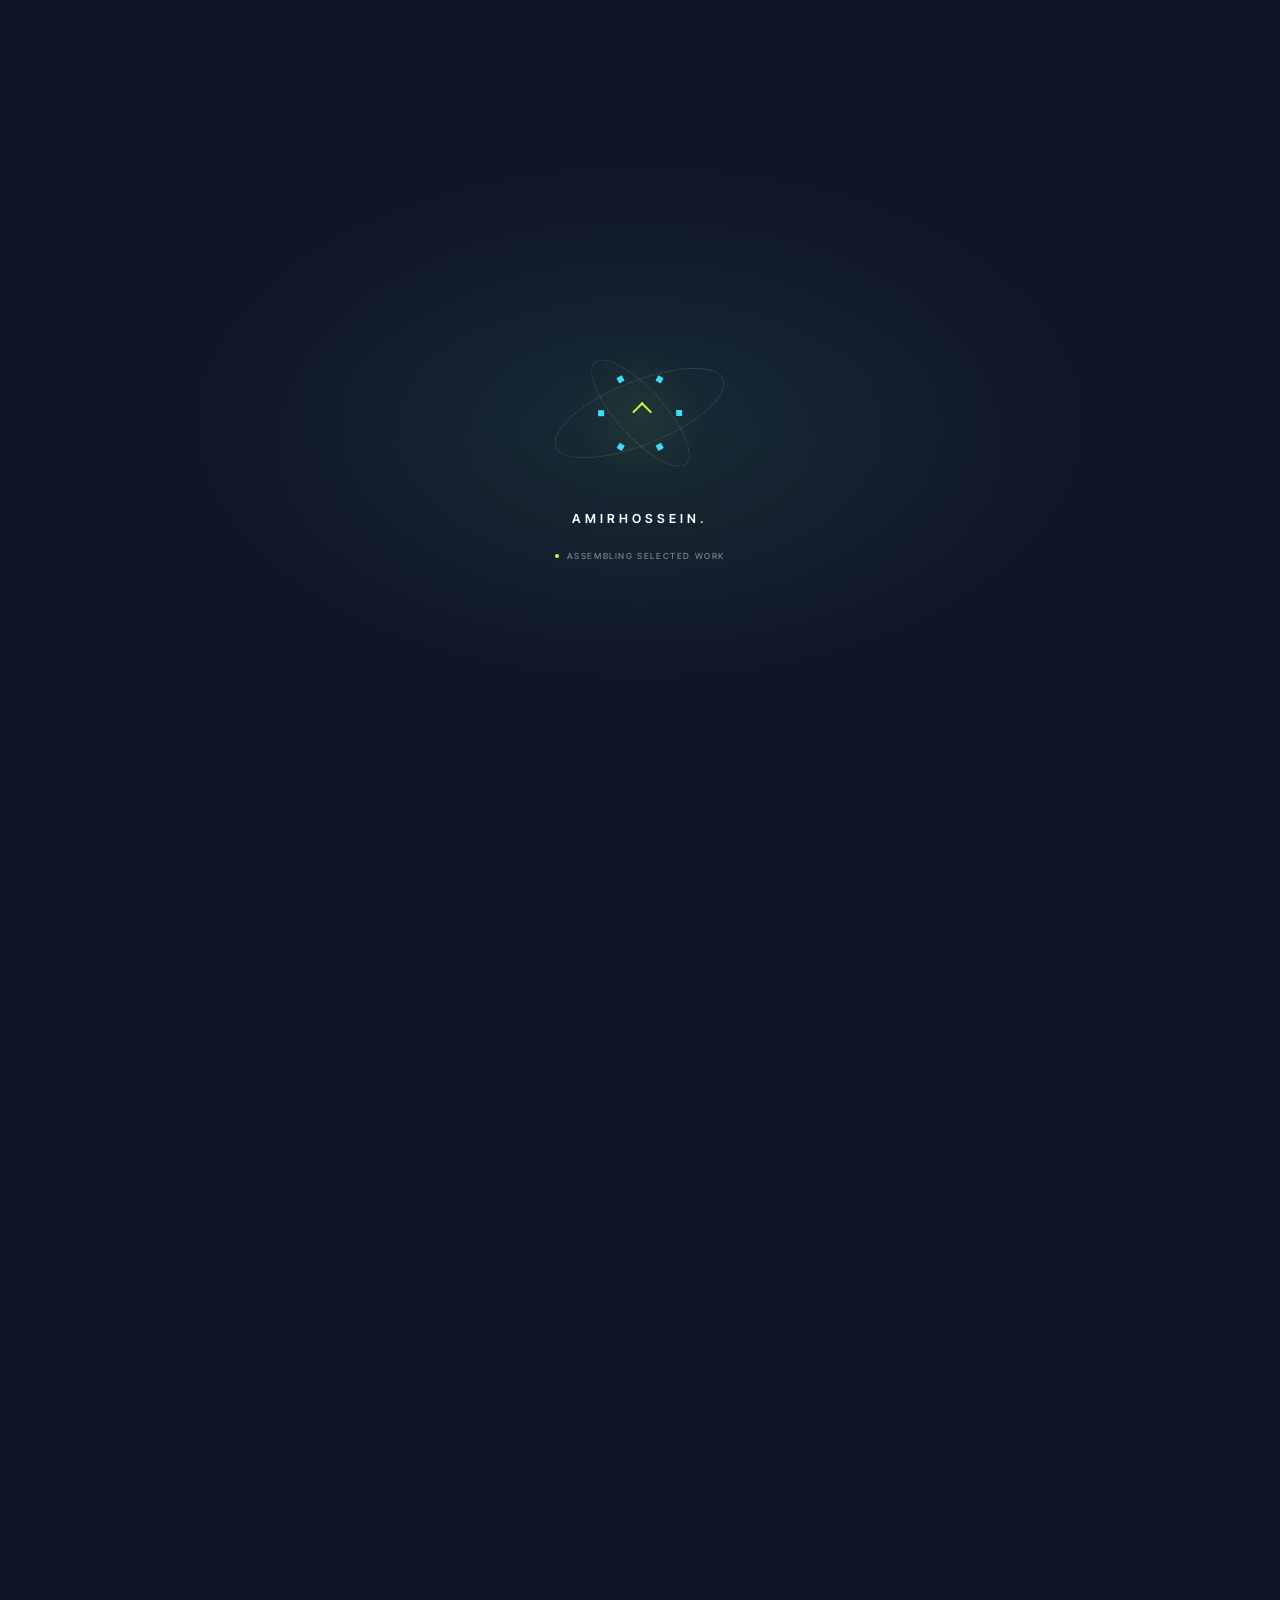
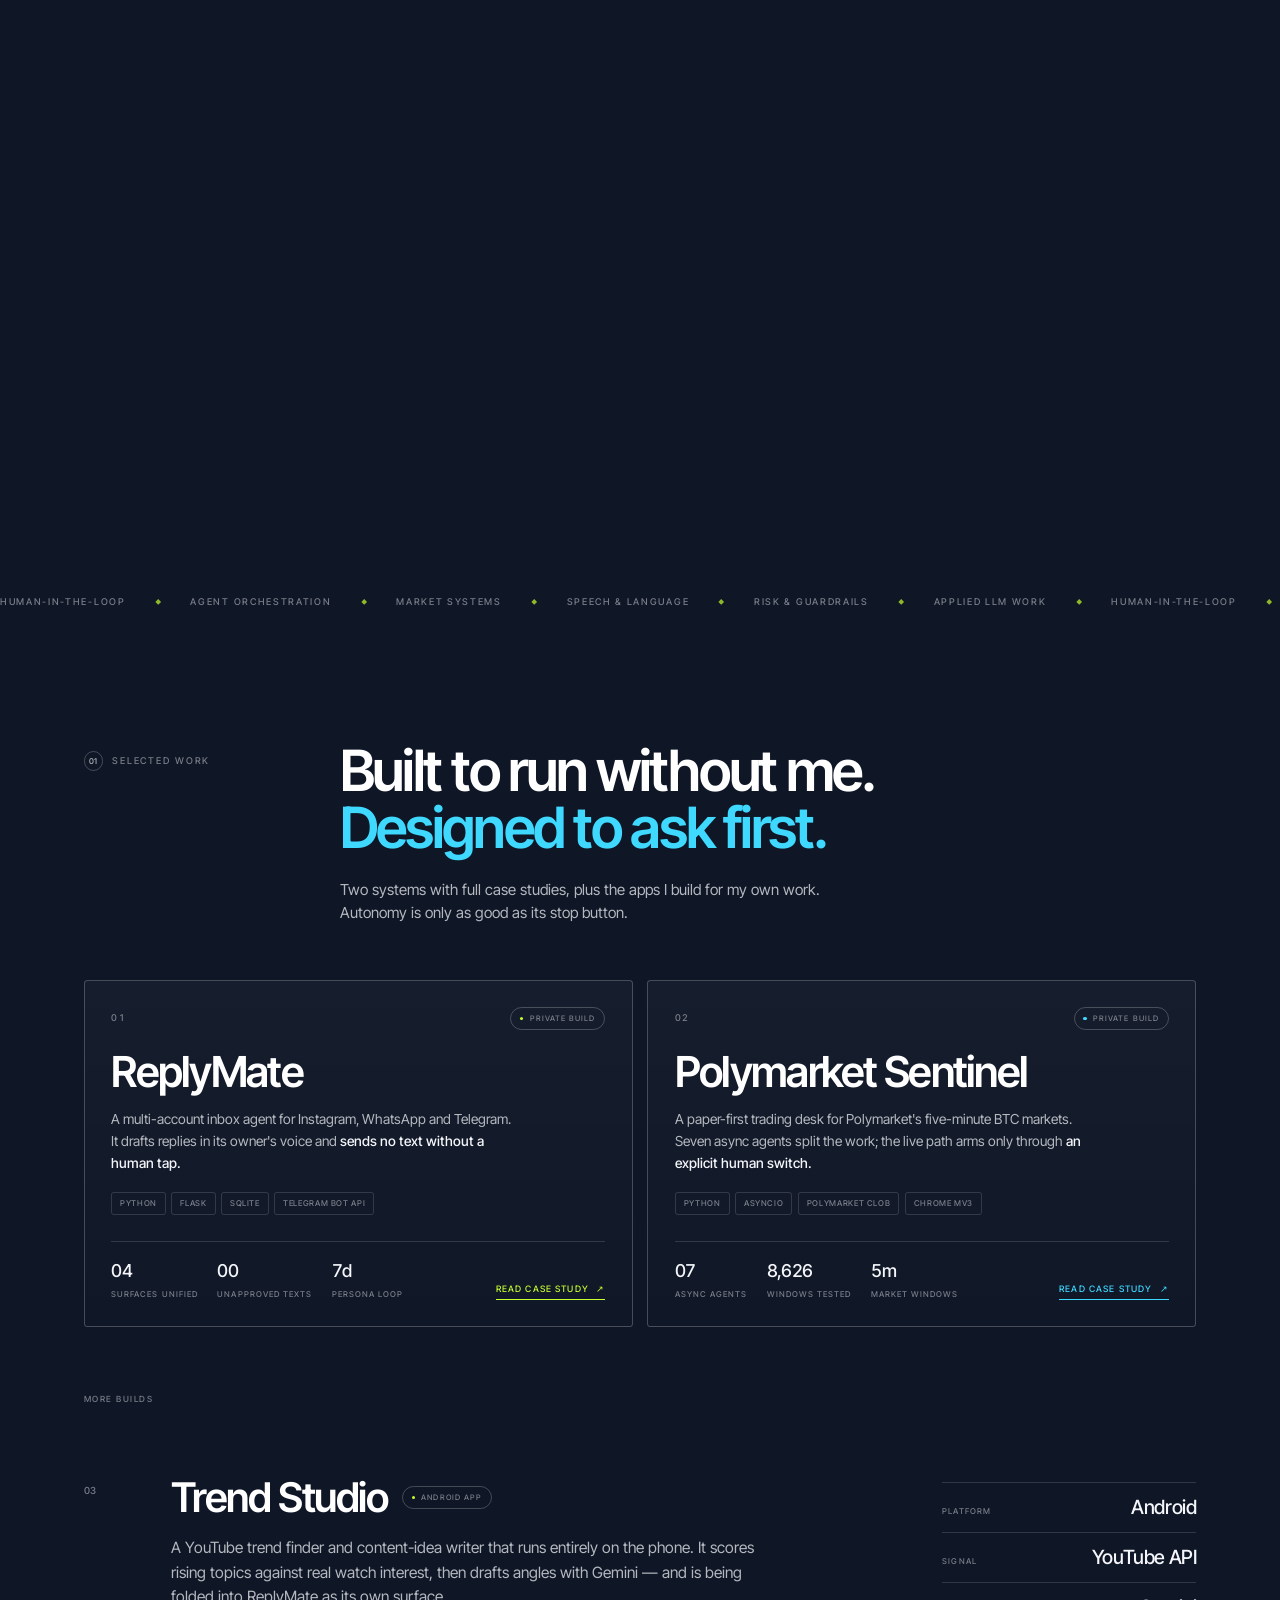
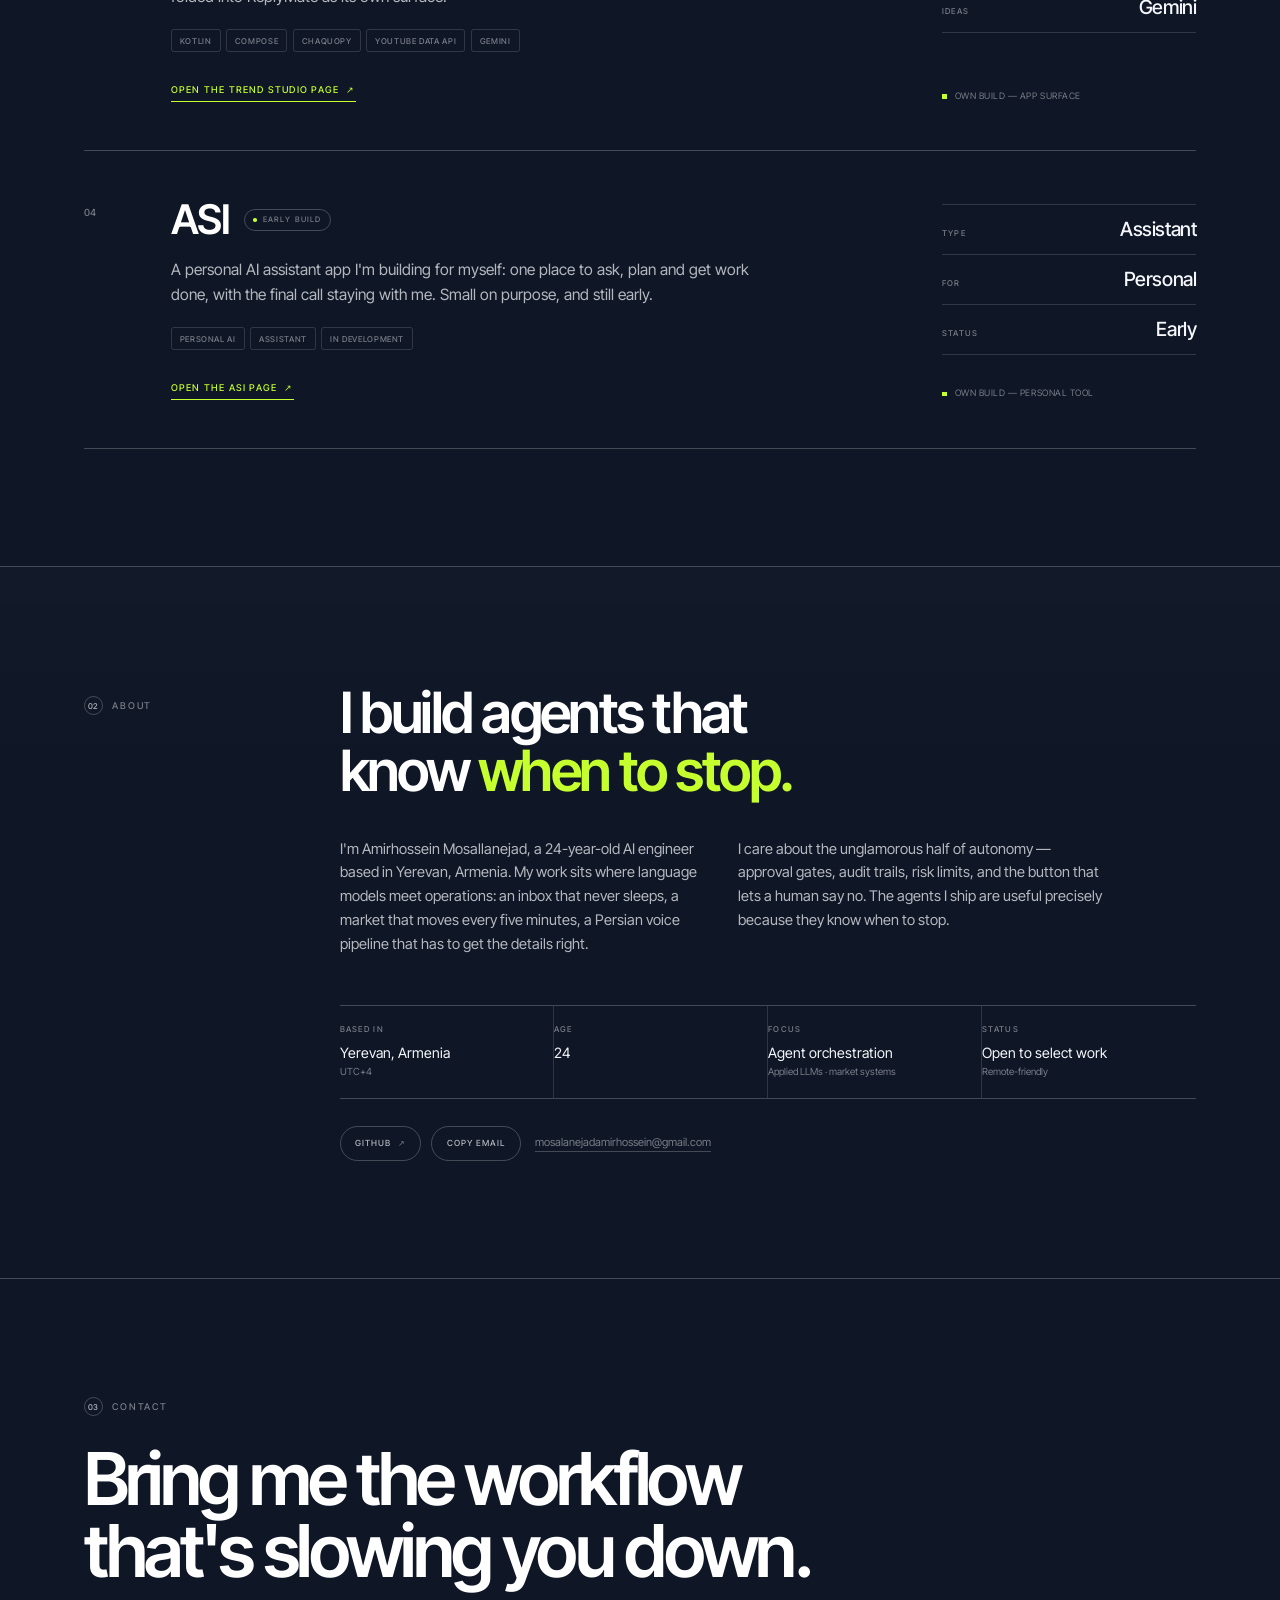
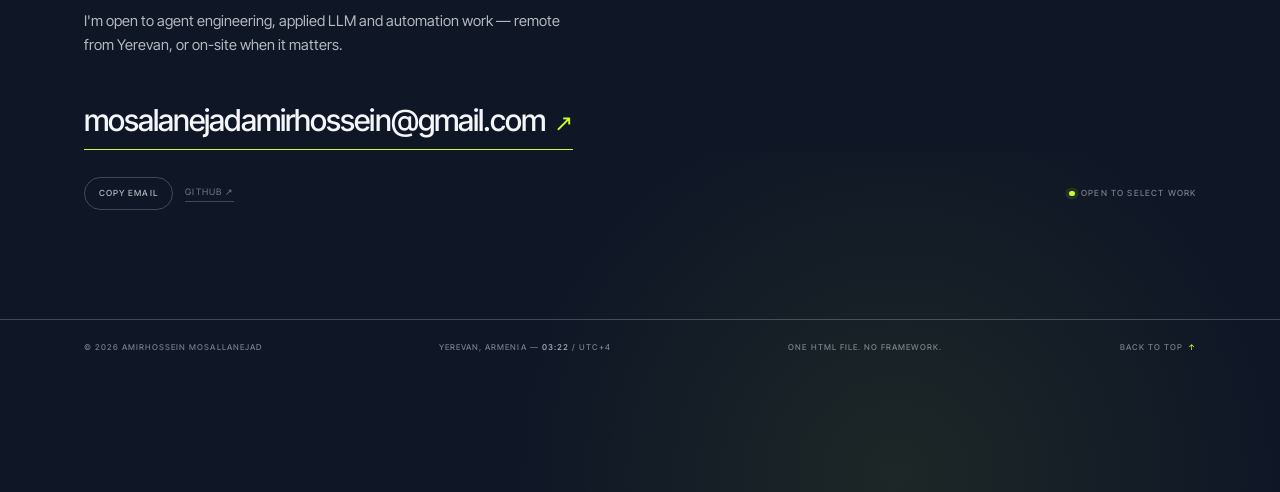
<file: index.html>
<!doctype html>
<html lang="en" class="no-js">
<head>
<meta charset="utf-8" />
<meta name="viewport" content="width=device-width, initial-scale=1" />
<title>Amirhossein Mosallanejad — AI Engineer, Yerevan</title>
<meta name="description" content="Amirhossein Mosallanejad is an AI engineer in Yerevan building autonomous agents — inbox systems, market tooling and language interfaces — with human approval built in." />
<meta name="google-site-verification" content="Wi-mcIzAHTsXo7SHB0qnZDBmUyyiSTgstrzlADYNdCY" />
<meta name="author" content="Amirhossein Mosallanejad" />
<meta name="robots" content="index, follow, max-image-preview:large" />
<link rel="canonical" href="https://amirhosseinmosallanejad.github.io/" />
<link rel="me" href="https://github.com/AMIRHOSSEINMOSALLANEJAD" />
<meta name="color-scheme" content="dark" />
<meta name="theme-color" content="#0f1626" />
<meta property="og:type" content="website" />
<meta property="og:site_name" content="Amirhossein Mosallanejad" />
<meta property="og:locale" content="en_US" />
<meta property="og:url" content="https://amirhosseinmosallanejad.github.io/" />
<meta property="og:title" content="Amirhossein Mosallanejad — AI Engineer" />
<meta property="og:description" content="Autonomous agents for inboxes, markets and language. Built with guardrails, shipped with intent." />
<meta property="og:image" content="https://d2ol7oe51mr4n9.cloudfront.net/user_38xzZboKViGWJOttwIXH07lWA1P/33150b94-09f7-47da-a7c9-3ae76c2dd7eb.jpg" />
<meta property="og:image:alt" content="An isometric night city with glowing cyan routes between its buildings." />
<meta name="twitter:card" content="summary_large_image" />
<meta name="twitter:title" content="Amirhossein Mosallanejad — AI Engineer" />
<meta name="twitter:description" content="Autonomous agents for inboxes, markets and language. Built with guardrails, shipped with intent." />
<meta name="twitter:image" content="https://d2ol7oe51mr4n9.cloudfront.net/user_38xzZboKViGWJOttwIXH07lWA1P/33150b94-09f7-47da-a7c9-3ae76c2dd7eb.jpg" />
<script type="application/ld+json">
{
  "@context": "https://schema.org",
  "@type": "Person",
  "name": "Amirhossein Mosallanejad",
  "alternateName": "امیرحسین موسوی‌نژاد",
  "url": "https://amirhosseinmosallanejad.github.io/",
  "jobTitle": "AI Engineer",
  "description": "AI engineer building autonomous agents for inboxes, markets and language, with human approval built in.",
  "address": {
    "@type": "PostalAddress",
    "addressLocality": "Yerevan",
    "addressCountry": "AM"
  },
  "sameAs": [
    "https://github.com/AMIRHOSSEINMOSALLANEJAD"
  ],
  "knowsAbout": [
    "AI agents",
    "LLM applications",
    "workflow automation",
    "market systems",
    "speech recognition"
  ]
}
</script>
<noscript><style>.loader{display:none!important}</style></noscript>
<link rel="icon" href="data:image/svg+xml,%3Csvg xmlns='http://www.w3.org/2000/svg' viewBox='0 0 64 64'%3E%3Crect width='64' height='64' rx='14' fill='%230f1626'/%3E%3Cpath d='M18 46 31 17h3l13 29h-7l-3-8H27l-3 8z' fill='%23c6ff2e'/%3E%3C/svg%3E" />
<script>document.documentElement.classList.remove('no-js');document.documentElement.classList.add('js');</script>
<style>
/* Inter Tight — The Inter Project Authors, SIL Open Font License 1.1 */
@font-face{
  font-family:"Inter Tight";
  font-style:normal;
  font-weight:400 700;
  font-display:swap;
  src:url([data-uri]) format("woff2");
}

:root{
  --night:#0f1626;
  --ink:#f4f6fa;
  --ink-72:rgba(244,246,250,.72);
  --ink-46:rgba(244,246,250,.46);
  --grey:#2a3245;
  --lime:#c6ff2e;
  --cyan:#3fd8ff;
  --line:rgba(255,255,255,.22);
  --u:clamp(.72px, min(calc(100vw / 1440), calc(100vh / 960)), 1.5px);
  --pad:calc(var(--u) * 92);
  --gutter:calc(var(--u) * 36);
  --ease:cubic-bezier(.22, 1, .36, 1);
}

*,*::before,*::after{box-sizing:border-box}
html{scroll-behavior:smooth;background:var(--night);-webkit-text-size-adjust:100%}
html,body{overflow-x:clip}
body{
  margin:0;
  background:var(--night);
  color:var(--ink);
  font-family:"Inter Tight","Inter","Helvetica Neue",Arial,sans-serif;
  font-size:calc(var(--u) * 18);
  line-height:1.5;
  font-weight:400;
  -webkit-font-smoothing:antialiased;
  -moz-osx-font-smoothing:grayscale;
  text-rendering:optimizeLegibility;
}
body, a, button, a:visited{color:inherit}
a{text-decoration:none}
button{font:inherit;color:inherit;border:0;background:none;padding:0}
img,video,svg{display:block;max-width:100%}
h1,h2,h3,p,dl,dd,dt,ul,ol,figure{margin:0}
ul,ol{list-style:none;padding:0}
::selection{background:var(--lime);color:var(--night)}
:focus-visible{outline:2px solid var(--lime);outline-offset:4px}
.sr-only{
  position:absolute!important;width:1px;height:1px;padding:0;margin:-1px;
  overflow:hidden;clip:rect(0 0 0 0);white-space:nowrap;border:0;
}
.skip{
  position:fixed;top:12px;left:12px;z-index:300;
  transform:translateY(-160%);
  background:var(--lime);color:var(--night);
  padding:12px 18px;border-radius:999px;
  font-size:11px;font-weight:600;letter-spacing:.12em;text-transform:uppercase;
  transition:transform .25s var(--ease);
}
.skip:focus{transform:none}

/* ---------- nav ---------- */
.nav{
  position:fixed;inset:0 0 auto;z-index:100;
  height:calc(var(--u) * 58);
  display:grid;
  grid-template-columns:1fr auto 1fr;
  align-items:center;
  padding-inline:var(--gutter);
  border-bottom:1px solid var(--line);
  transition:background .45s ease, backdrop-filter .45s ease, border-color .45s ease;
}
.nav.is-scrolled{
  background:rgba(15,22,38,.6);
  border-bottom-color:rgba(255,255,255,.14);
  -webkit-backdrop-filter:blur(18px) saturate(1.2);
  backdrop-filter:blur(18px) saturate(1.2);
}
.nav-left{display:flex;align-items:center;gap:calc(var(--u) * 15);min-width:0}
.nav-left a,
.nav-gh{
  font-size:calc(var(--u) * 11);
  font-weight:500;
  letter-spacing:.18em;
  text-transform:uppercase;
  color:var(--ink-72);
  transition:color .25s ease;
  white-space:nowrap;
}
.nav-left a:hover,.nav-gh:hover{color:var(--ink)}
.nav-left .hair{display:block;width:1px;height:calc(var(--u) * 11);background:var(--line)}
.wordmark{
  justify-self:center;
  font-size:calc(var(--u) * 13.5);
  font-weight:600;
  letter-spacing:.28em;
  text-transform:uppercase;
  white-space:nowrap;
  transition:opacity .25s ease;
}
.wordmark span{color:var(--lime)}
.wordmark:hover{opacity:.72}
.nav-right{display:flex;align-items:center;justify-content:flex-end;gap:calc(var(--u) * 22);min-width:0}
.nav-gh{display:inline-flex;align-items:center;gap:calc(var(--u) * 5)}
.nav-gh .arr{font-size:.9em;letter-spacing:0;color:var(--ink-46);transition:color .25s ease,transform .25s ease}
.nav-gh:hover .arr{color:var(--lime);transform:translate(1px,-1px)}
.gh-short{display:none}
.nav-cta{
  display:inline-flex;align-items:center;justify-content:center;
  height:calc(var(--u) * 34);
  padding:0 calc(var(--u) * 18);
  border-radius:999px;
  background:var(--lime);color:var(--night);
  font-size:calc(var(--u) * 10.5);
  font-weight:600;
  letter-spacing:.14em;
  text-transform:uppercase;
  white-space:nowrap;
  transition:transform .3s var(--ease), background .3s ease;
}
.nav-cta:hover{transform:translateY(-1px);background:#d8ff6b}
.nav-cta-short{display:none}

/* ---------- hero ---------- */
.hero-track{position:relative;z-index:1;height:420vh;height:420lvh;background:var(--night)}
.scene{
  position:sticky;top:0;
  height:100vh;
  height:100lvh;
  overflow:hidden;
  background:var(--night);
  isolation:isolate;
}
.scene-video{
  position:absolute;inset:0;z-index:0;
  width:100%;height:100%;
  object-fit:cover;object-position:center;
  background:var(--night);
  transform:translateZ(0);
  filter:saturate(1.04) contrast(1.02);
}
.scene-still{
  position:absolute;inset:0;z-index:0;
  display:none;
  background-image:url("scene-poster.jpg");
  background-position:center;
  background-size:cover;
  background-repeat:no-repeat;
  background-color:var(--night);
  filter:saturate(1.04) contrast(1.02);
  transform-origin:50% 45%;
  will-change:transform;
}
@media (max-width:900px){.scene-still{display:block}}
.js .scene-video{
  opacity:0;
  transition:opacity .45s ease;
}
.js .scene-video.is-ready{opacity:1}
.shade{position:absolute;left:0;right:0;z-index:1;pointer-events:none}
.shade-top{
  top:0;height:50%;
  background:linear-gradient(180deg,rgba(15,22,38,.55),rgba(15,22,38,.32));
}
.shade-bottom{
  bottom:0;height:50%;
  background:linear-gradient(0deg,rgba(15,22,38,.5),rgba(15,22,38,.32));
}
.scene::after{
  content:"";position:absolute;inset:0;z-index:1;pointer-events:none;
  background:radial-gradient(120% 92% at 50% 42%,transparent 38%,rgba(15,22,38,.42) 100%);
}
.scene-veil{
  position:absolute;inset:0;z-index:4;
  background:var(--night);
  opacity:0;pointer-events:none;
  will-change:opacity;
}
.stage{
  position:absolute;inset:0;z-index:2;
  perspective:calc(var(--u) * 900);
  perspective-origin:50% 42%;
  pointer-events:none;
}
.hero-copy{
  position:absolute;
  top:calc(var(--u) * 92);
  left:var(--pad);
  right:var(--pad);
  max-width:calc(var(--u) * 900);
  transform-origin:50% 100%;
  will-change:transform,opacity;
  pointer-events:auto;
}
.eyebrow{
  display:flex;align-items:center;gap:calc(var(--u) * 10);
  font-size:calc(var(--u) * 11.5);
  font-weight:500;
  letter-spacing:.18em;
  text-transform:uppercase;
  color:var(--ink-46);
}
.eyebrow::before{
  content:"";width:calc(var(--u) * 6);height:calc(var(--u) * 6);
  background:var(--lime);flex:0 0 auto;
}
.eyebrow .sep{color:rgba(244,246,250,.28);letter-spacing:0}
.hero-title{
  margin-top:calc(var(--u) * 24);
  max-width:calc(var(--u) * 880);
  font-size:calc(var(--u) * 84);
  font-weight:600;
  line-height:.96;
  letter-spacing:-.045em;
  text-wrap:balance;
  color:var(--ink);
  text-shadow:0 2px 40px rgba(15,22,38,.18);
}
.hero-title em{font-style:normal;color:var(--lime)}
.hero-sub{
  max-width:calc(var(--u) * 525);
  margin-top:calc(var(--u) * 28);
  font-size:calc(var(--u) * 18);
  line-height:1.5;
  letter-spacing:-.01em;
  color:var(--ink-72);
  text-wrap:pretty;
}
.hero-sub strong{font-weight:500;color:var(--ink)}
.hero-actions{
  display:flex;align-items:center;flex-wrap:wrap;
  gap:calc(var(--u) * 10);
  margin-top:calc(var(--u) * 34);
}
.pill{
  display:inline-flex;align-items:center;justify-content:center;gap:calc(var(--u) * 10);
  height:calc(var(--u) * 44);
  padding:0 calc(var(--u) * 22);
  border-radius:999px;
  font-size:calc(var(--u) * 10.5);
  font-weight:600;
  letter-spacing:.13em;
  text-transform:uppercase;
  white-space:nowrap;
  transition:transform .35s var(--ease), background .3s ease, border-color .3s ease, color .3s ease;
}
.pill .arr{font-size:1.1em;letter-spacing:0}
.pill-lime{background:var(--lime);color:var(--night)}
.pill-lime:hover{background:#d8ff6b;transform:translateY(-2px)}
.pill-mail{
  border:1px solid var(--line);
  color:var(--ink);
  font-size:calc(var(--u) * 11.5);
  letter-spacing:.02em;
  text-transform:none;
  -webkit-backdrop-filter:blur(10px);
  backdrop-filter:blur(10px);
  background:rgba(15,22,38,.14);
}
.pill-mail:hover{border-color:rgba(255,255,255,.55);background:rgba(15,22,38,.34);transform:translateY(-2px)}
.pill-mail .short{display:none}

.worklist{
  position:absolute;
  left:var(--gutter);
  bottom:calc(var(--u) * 28);
  width:calc(var(--u) * 430);
  max-width:calc(100vw - var(--gutter) * 2);
  z-index:3;
  border-top:1px solid var(--line);
  opacity:0;
  transform:translateY(40px);
  will-change:transform,opacity;
  pointer-events:auto;
}
.js .worklist{visibility:hidden}
.js .worklist.is-visible{visibility:visible}
.wl-head{
  display:flex;align-items:center;justify-content:space-between;gap:calc(var(--u) * 16);
  padding-top:calc(var(--u) * 12);
  font-size:calc(var(--u) * 10.5);
  font-weight:500;
  letter-spacing:.18em;
  text-transform:uppercase;
  color:var(--ink-46);
}
.wl-row{
  display:grid;
  grid-template-columns:calc(var(--u) * 30) minmax(0,1fr) auto;
  align-items:center;
  gap:calc(var(--u) * 12);
  min-height:calc(var(--u) * 46);
  padding:calc(var(--u) * 7) 0;
  border-bottom:1px solid rgba(255,255,255,.12);
  transition:background .25s ease, padding .25s ease;
}
.wl-row:last-child{border-bottom:0}
.wl-index{
  font-size:calc(var(--u) * 10.5);
  font-weight:500;
  letter-spacing:.06em;
  color:var(--ink-46);
  font-variant-numeric:tabular-nums;
  transition:color .25s ease;
}
.wl-name{
  font-size:calc(var(--u) * 19);
  font-weight:500;
  letter-spacing:-.02em;
  color:var(--ink-46);
  transition:color .25s ease;
  overflow:hidden;text-overflow:ellipsis;white-space:nowrap;
}
.wl-meta{
  font-size:calc(var(--u) * 9.5);
  font-weight:500;
  letter-spacing:.14em;
  text-transform:uppercase;
  color:var(--ink-46);
  white-space:nowrap;
}
.wl-row:hover{padding-left:calc(var(--u) * 6)}
.wl-row:hover .wl-name{color:var(--ink-72)}
.wl-row.is-active{padding-left:calc(var(--u) * 10)}
.wl-row.is-active .wl-name{color:var(--ink)}
.wl-row.is-active .wl-index{color:var(--lime)}
.wl-row.is-active .wl-meta{color:var(--ink-72)}
.wl-row.is-active .wl-index::after{
  content:"";display:inline-block;vertical-align:middle;
  width:calc(var(--u) * 4);height:calc(var(--u) * 4);
  margin-left:calc(var(--u) * 5);
  background:var(--lime);border-radius:50%;
}

.cue{
  position:absolute;
  left:50%;
  bottom:calc(var(--u) * 36);
  z-index:3;
  transform:translateX(-50%);
  text-align:center;
  pointer-events:none;
  color:var(--ink-72);
  will-change:opacity;
}
.cue-text{
  display:block;
  font-size:calc(var(--u) * 10.5);
  font-weight:500;
  letter-spacing:.22em;
  text-transform:uppercase;
  white-space:nowrap;
}
.cue-line{
  display:block;
  width:calc(var(--u) * 210);
  height:1px;
  margin-top:calc(var(--u) * 12);
  background:rgba(255,255,255,.18);
  overflow:hidden;
}
.cue-line i{
  display:block;width:100%;height:100%;
  background:var(--ink);
  transform-origin:left center;
  transform:scaleX(1);
  will-change:transform;
}

/* recorder helper (never visible) */
.rec-driver{
  position:fixed;left:-9999px;top:0;
  width:2px;height:2px;background:var(--lime);
  opacity:0;pointer-events:none;
}

/* ---------- loader ---------- */
.loader{
  position:fixed;inset:0;z-index:200;
  display:grid;place-items:center;
  background:
    radial-gradient(55% 45% at 50% 47%,rgba(63,216,255,.07),transparent 70%),
    radial-gradient(42% 34% at 50% 50%,rgba(198,255,46,.035),transparent 72%),
    var(--night);
  opacity:1;visibility:visible;
  transition:opacity .6s ease, visibility 0s linear 0s;
}
.loader.is-done{opacity:0;visibility:hidden;pointer-events:none;transition:opacity .6s ease, visibility 0s linear .6s}
.loader-inner{
  display:flex;flex-direction:column;align-items:center;
  gap:calc(var(--u) * 24);
  padding:var(--gutter);
  text-align:center;
}
.loader-mark{
  position:relative;
  width:calc(var(--u) * 240);
  height:calc(var(--u) * 170);
  display:grid;place-items:center;
}
.loader-mark::after{
  content:"";position:absolute;left:50%;top:50%;
  width:calc(var(--u) * 160);height:calc(var(--u) * 160);
  transform:translate(-50%,-50%);
  background:radial-gradient(circle,rgba(198,255,46,.06),transparent 66%);
  border-radius:50%;
}
.ellipse{
  position:absolute;left:50%;top:50%;
  border:1px dotted rgba(244,246,250,.24);
  border-radius:50%;
}
.e1{width:calc(var(--u) * 204);height:calc(var(--u) * 72);margin:calc(var(--u) * -36) 0 0 calc(var(--u) * -102);transform:rotate(-22deg)}
.e2{width:calc(var(--u) * 154);height:calc(var(--u) * 54);margin:calc(var(--u) * -27) 0 0 calc(var(--u) * -77);transform:rotate(48deg)}
.rotor{
  position:absolute;inset:0;
  animation:rotor 1.6s ease infinite;
}
@keyframes rotor{to{transform:rotate(360deg)}}
.rotor i{
  position:absolute;left:50%;top:50%;
  width:calc(var(--u) * 7);height:calc(var(--u) * 7);
  margin:calc(var(--u) * -3.5) 0 0 calc(var(--u) * -3.5);
  background:var(--cyan);
  transform:rotate(calc(var(--i) * 60deg)) translateX(calc(var(--u) * 44));
}
.chev{
  position:absolute;left:50%;top:50%;
  width:calc(var(--u) * 16);height:calc(var(--u) * 16);
  margin:calc(var(--u) * -9) 0 0 calc(var(--u) * -6);
  border-left:calc(var(--u) * 2.5) solid var(--lime);
  border-top:calc(var(--u) * 2.5) solid var(--lime);
  transform:rotate(45deg);
}
.loader-word{
  font-size:calc(var(--u) * 14);
  font-weight:600;
  letter-spacing:.32em;
  text-transform:uppercase;
}
.loader-word span{color:var(--lime)}
.loader-status{
  display:inline-flex;align-items:center;gap:calc(var(--u) * 8);
  font-size:calc(var(--u) * 9.5);
  font-weight:500;
  letter-spacing:.19em;
  text-transform:uppercase;
  color:var(--ink-46);
}
.loader-status i{
  width:calc(var(--u) * 5);height:calc(var(--u) * 5);
  border-radius:50%;background:var(--lime);
  animation:pulse 1.8s ease-in-out infinite;
}
@keyframes pulse{0%,100%{opacity:.35;transform:scale(.85)}50%{opacity:1;transform:scale(1)}}

/* ---------- content shell ---------- */
.content{position:relative;z-index:4;background:var(--night)}
.wrap{
  width:min(calc(100% - var(--pad) * 2),calc(var(--u) * 1252));
  margin-inline:auto;
}
.ticker{
  overflow:hidden;
  padding-block:calc(var(--u) * 17);
}
.ticker-track{
  display:flex;width:max-content;
  animation:marquee 44s linear infinite;
  will-change:transform;
}
.ticker-group{
  display:flex;align-items:center;flex:0 0 auto;
  gap:calc(var(--u) * 34);
  padding-right:calc(var(--u) * 34);
}
.ticker-group span{
  display:inline-flex;align-items:center;gap:calc(var(--u) * 34);
  font-size:calc(var(--u) * 10.5);
  font-weight:500;
  letter-spacing:.18em;
  text-transform:uppercase;
  color:var(--ink-46);
  white-space:nowrap;
}
.ticker-group span::after{
  content:"";width:calc(var(--u) * 5);height:calc(var(--u) * 5);
  background:var(--lime);transform:rotate(45deg);opacity:.7;
}
@keyframes marquee{to{transform:translateX(-50%)}}

.section{padding-block:calc(var(--u) * 132)}
#work,#about,#contact{scroll-margin-top:calc(var(--u) * 70)}
.section-label{
  display:flex;align-items:center;gap:calc(var(--u) * 10);
  font-size:calc(var(--u) * 10.5);
  font-weight:500;
  letter-spacing:.2em;
  text-transform:uppercase;
  color:var(--ink-46);
}
.section-label span{
  display:inline-flex;align-items:center;justify-content:center;
  width:calc(var(--u) * 22);height:calc(var(--u) * 22);
  border:1px solid var(--line);
  border-radius:50%;
  font-size:calc(var(--u) * 9);
  letter-spacing:0;
  color:var(--ink-72);
}

/* ---------- work ---------- */
.section-head{
  display:grid;
  grid-template-columns:calc(var(--u) * 240) minmax(0,1fr);
  gap:calc(var(--u) * 48);
  align-items:start;
}
.section-head .section-label{padding-top:calc(var(--u) * 11)}
.section-head h2{
  max-width:calc(var(--u) * 890);
  font-size:calc(var(--u) * 64);
  font-weight:600;
  line-height:1.01;
  letter-spacing:-.04em;
  text-wrap:balance;
}
.section-head h2 em{font-style:normal;color:var(--cyan)}
.section-intro{
  max-width:calc(var(--u) * 560);
  margin-top:calc(var(--u) * 24);
  font-size:calc(var(--u) * 17);
  line-height:1.55;
  color:var(--ink-72);
  text-wrap:pretty;
}
.projects{
  margin-top:calc(var(--u) * 92);
}
.project{
  --accent:var(--lime);
  position:relative;
  display:grid;
  grid-template-columns:calc(var(--u) * 58) minmax(0,1fr) calc(var(--u) * 286);
  gap:calc(var(--u) * 40);
  padding-block:calc(var(--u) * 54);
  border-bottom:1px solid var(--line);
  scroll-margin-top:calc(var(--u) * 82);
}
.project[data-kind="study"]{--accent:var(--cyan)}
.project::before{
  content:"";position:absolute;left:0;right:0;top:-1px;height:1px;
  background:var(--accent);
  transform:scaleX(0);transform-origin:left center;
  transition:transform .65s var(--ease);
}
.p-num{
  padding-top:calc(var(--u) * 8);
  font-size:calc(var(--u) * 11);
  font-weight:500;
  letter-spacing:.08em;
  color:var(--ink-46);
  font-variant-numeric:tabular-nums;
  transition:color .3s ease;
}
.p-top{display:flex;align-items:center;flex-wrap:wrap;gap:calc(var(--u) * 16)}
.p-top h3{
  font-size:calc(var(--u) * 46);
  font-weight:600;
  line-height:1.02;
  letter-spacing:-.035em;
}
.badge{
  display:inline-flex;align-items:center;gap:calc(var(--u) * 7);
  padding:calc(var(--u) * 5) calc(var(--u) * 10);
  border:1px solid var(--line);
  border-radius:999px;
  font-size:calc(var(--u) * 8.5);
  font-weight:500;
  letter-spacing:.14em;
  text-transform:uppercase;
  color:var(--ink-46);
  white-space:nowrap;
}
.badge::before{
  content:"";width:calc(var(--u) * 4);height:calc(var(--u) * 4);
  border-radius:50%;background:var(--accent);
}
.p-lede{
  max-width:calc(var(--u) * 690);
  margin-top:calc(var(--u) * 20);
  font-size:calc(var(--u) * 17.5);
  line-height:1.58;
  color:var(--ink-72);
  text-wrap:pretty;
}
.p-lede strong{color:var(--ink);font-weight:500}
.p-note{
  max-width:calc(var(--u) * 690);
  margin-top:calc(var(--u) * 14);
  padding-left:calc(var(--u) * 14);
  border-left:1px solid var(--accent);
  font-size:calc(var(--u) * 12);
  line-height:1.55;
  color:var(--ink-46);
}
.p-note a{color:var(--ink-72);border-bottom:1px solid rgba(244,246,250,.28);transition:color .25s ease,border-color .25s ease}
.p-note a:hover{color:var(--accent);border-color:var(--accent)}
.tags{display:flex;flex-wrap:wrap;gap:calc(var(--u) * 6);margin-top:calc(var(--u) * 22)}
.tags li{
  padding:calc(var(--u) * 5) calc(var(--u) * 9);
  border:1px solid rgba(255,255,255,.14);
  border-radius:calc(var(--u) * 3);
  font-size:calc(var(--u) * 9);
  font-weight:500;
  letter-spacing:.08em;
  text-transform:uppercase;
  color:var(--ink-46);
}
.p-actions{margin-top:calc(var(--u) * 26)}
.p-link{
  display:inline-flex;align-items:center;gap:calc(var(--u) * 8);
  padding-bottom:calc(var(--u) * 4);
  border-bottom:1px solid var(--accent);
  font-size:calc(var(--u) * 10.5);
  font-weight:500;
  letter-spacing:.13em;
  text-transform:uppercase;
  color:var(--accent);
  transition:gap .3s var(--ease),opacity .25s ease;
}
.p-link:hover{gap:calc(var(--u) * 13);opacity:.8}
.p-side{
  display:flex;flex-direction:column;justify-content:space-between;
  gap:calc(var(--u) * 24);
  padding-top:calc(var(--u) * 6);
}
.stats{border-top:1px solid rgba(255,255,255,.14)}
.stats > div{
  display:flex;align-items:baseline;justify-content:space-between;gap:calc(var(--u) * 14);
  padding-block:calc(var(--u) * 11);
  border-bottom:1px solid rgba(255,255,255,.14);
}
.stats dt{
  font-size:calc(var(--u) * 9);
  font-weight:500;
  letter-spacing:.14em;
  text-transform:uppercase;
  color:var(--ink-46);
}
.stats dd{
  font-size:calc(var(--u) * 22);
  font-weight:500;
  letter-spacing:-.02em;
  color:var(--ink);
  font-variant-numeric:tabular-nums;
  text-align:right;
}
.p-side-foot{
  font-size:calc(var(--u) * 10);
  line-height:1.5;
  letter-spacing:.06em;
  text-transform:uppercase;
  color:var(--ink-46);
}
.p-side-foot i{display:inline-block;width:calc(var(--u) * 5);height:calc(var(--u) * 5);background:var(--accent);margin-right:calc(var(--u) * 6)}

/* ---------- featured case cards ---------- */
.case-grid{
  display:grid;
  grid-template-columns:repeat(2,minmax(0,1fr));
  gap:calc(var(--u) * 16);
  margin-top:calc(var(--u) * 62);
}
.case-card{
  --accent:var(--lime);
  position:relative;
  display:flex;
  flex-direction:column;
  padding:calc(var(--u) * 30);
  border:1px solid var(--line);
  border-radius:calc(var(--u) * 4);
  background:linear-gradient(180deg,rgba(255,255,255,.03),rgba(255,255,255,.006));
  transition:border-color .35s ease,background .35s ease,transform .35s var(--ease);
  scroll-margin-top:calc(var(--u) * 92);
  overflow:hidden;
}
.case-card::before{
  content:"";position:absolute;left:0;right:0;top:0;height:2px;
  background:var(--accent);
  transform:scaleX(0);transform-origin:left center;
  transition:transform .7s var(--ease);
}
.case-card[data-accent="cyan"]{--accent:var(--cyan)}
.cc-head{display:flex;align-items:center;justify-content:space-between;gap:calc(var(--u) * 14)}
.cc-num{
  font-size:calc(var(--u) * 10.5);
  font-weight:500;
  letter-spacing:.16em;
  color:var(--ink-46);
  font-variant-numeric:tabular-nums;
  transition:color .3s ease;
}
.case-card h3{
  margin-top:calc(var(--u) * 24);
  font-size:calc(var(--u) * 48);
  font-weight:600;
  line-height:1;
  letter-spacing:-.04em;
}
.cc-lede{
  margin-top:calc(var(--u) * 16);
  max-width:calc(var(--u) * 470);
  font-size:calc(var(--u) * 15.5);
  line-height:1.6;
  color:var(--ink-72);
  text-wrap:pretty;
}
.cc-lede strong{color:var(--ink);font-weight:500}
.case-card .tags{margin-top:calc(var(--u) * 20)}
.cc-foot{
  display:flex;
  align-items:flex-end;
  justify-content:space-between;
  flex-wrap:wrap;
  gap:calc(var(--u) * 16);
  margin-top:calc(var(--u) * 30);
  padding-top:calc(var(--u) * 18);
  border-top:1px solid rgba(255,255,255,.14);
}
.cc-stats{display:flex;gap:calc(var(--u) * 22);flex-wrap:wrap}
.cc-stats span{
  font-size:calc(var(--u) * 9);
  font-weight:500;
  letter-spacing:.13em;
  text-transform:uppercase;
  color:var(--ink-46);
}
.cc-stats b{
  display:block;
  margin-bottom:calc(var(--u) * 3);
  font-size:calc(var(--u) * 20);
  font-weight:500;
  letter-spacing:-.02em;
  color:var(--ink);
  font-variant-numeric:tabular-nums;
  text-transform:none;
}
.cc-go{
  display:inline-flex;
  align-items:center;
  gap:calc(var(--u) * 8);
  padding-bottom:calc(var(--u) * 4);
  border-bottom:1px solid var(--accent);
  font-size:calc(var(--u) * 10);
  font-weight:500;
  letter-spacing:.13em;
  text-transform:uppercase;
  color:var(--accent);
  white-space:nowrap;
}
.cc-go .arr{transition:transform .3s var(--ease)}
@media (hover:hover){
  .case-card:hover{
    border-color:rgba(198,255,46,.4);
    background:linear-gradient(180deg,rgba(198,255,46,.055),rgba(255,255,255,.006));
  }
  .case-card[data-accent="cyan"]:hover{border-color:rgba(63,216,255,.4);background:linear-gradient(180deg,rgba(63,216,255,.055),rgba(255,255,255,.006))}
  .case-card:hover::before{transform:scaleX(1)}
  .case-card:hover .cc-num{color:var(--accent)}
  .case-card:hover .cc-go .arr{transform:translate(2px,-2px)}
  .project:hover::before{transform:scaleX(1)}
  .project:hover .p-num{color:var(--accent)}
}
.studies-label{
  display:flex;align-items:center;gap:calc(var(--u) * 12);
  margin-top:calc(var(--u) * 74);
  font-size:calc(var(--u) * 9.5);
  font-weight:500;
  letter-spacing:.18em;
  text-transform:uppercase;
  color:var(--ink-46);
}
.projects.projects-studies{margin-top:calc(var(--u) * 26)}

/* ---------- about ---------- */
.about{border-top:1px solid var(--line);background:linear-gradient(180deg,rgba(255,255,255,.012),transparent 30%)}
.about-grid{
  display:grid;
  grid-template-columns:calc(var(--u) * 240) minmax(0,1fr);
  gap:calc(var(--u) * 48);
  align-items:start;
}
.about .section-label{padding-top:calc(var(--u) * 13)}
.about-lede{
  max-width:calc(var(--u) * 800);
  font-size:calc(var(--u) * 64);
  font-weight:600;
  line-height:1.02;
  letter-spacing:-.045em;
  text-wrap:balance;
}
.about-lede em{font-style:normal;color:var(--lime)}
.about-copy{
  display:grid;
  grid-template-columns:repeat(2,minmax(0,1fr));
  gap:calc(var(--u) * 36);
  margin-top:calc(var(--u) * 42);
  max-width:calc(var(--u) * 860);
}
.about-copy p{
  font-size:calc(var(--u) * 16.5);
  line-height:1.62;
  color:var(--ink-72);
  text-wrap:pretty;
}
.about-facts{
  display:grid;
  grid-template-columns:repeat(4,minmax(0,1fr));
  gap:0;
  margin-top:calc(var(--u) * 54);
  border-top:1px solid var(--line);
  border-bottom:1px solid var(--line);
}
.fact{
  padding:calc(var(--u) * 20) calc(var(--u) * 18) calc(var(--u) * 22) 0;
  border-right:1px solid rgba(255,255,255,.14);
  min-width:0;
}
.fact:last-child{border-right:0;padding-right:0}
.fact dt{
  font-size:calc(var(--u) * 9);
  font-weight:500;
  letter-spacing:.16em;
  text-transform:uppercase;
  color:var(--ink-46);
}
.fact dd{
  margin-top:calc(var(--u) * 9);
  font-size:calc(var(--u) * 16);
  line-height:1.35;
  color:var(--ink);
  overflow-wrap:anywhere;
}
.fact dd span{display:block;font-size:calc(var(--u) * 11);color:var(--ink-46);margin-top:calc(var(--u) * 3)}
.about-links{
  display:flex;align-items:center;flex-wrap:wrap;gap:calc(var(--u) * 12);
  margin-top:calc(var(--u) * 30);
}
.ghost-btn{
  display:inline-flex;align-items:center;justify-content:center;gap:calc(var(--u) * 8);
  height:calc(var(--u) * 40);
  padding:0 calc(var(--u) * 16);
  border:1px solid var(--line);
  border-radius:999px;
  font-size:calc(var(--u) * 9.5);
  font-weight:500;
  letter-spacing:.13em;
  text-transform:uppercase;
  color:var(--ink-72);
  cursor:pointer;
  transition:color .25s ease,border-color .25s ease,background .25s ease,transform .3s var(--ease);
}
.ghost-btn:hover{color:var(--ink);border-color:rgba(255,255,255,.5);background:rgba(255,255,255,.03);transform:translateY(-1px)}
.ghost-btn .arr{color:var(--ink-46);letter-spacing:0}
.ghost-btn.is-copied{color:var(--night);background:var(--lime);border-color:var(--lime)}
.about-links .mail-inline{
  margin-left:calc(var(--u) * 4);
  font-size:calc(var(--u) * 12.5);
  color:var(--ink-46);
  border-bottom:1px solid rgba(255,255,255,.22);
  transition:color .25s ease,border-color .25s ease;
  overflow-wrap:anywhere;
}
.about-links .mail-inline:hover{color:var(--ink);border-color:var(--ink)}

/* ---------- contact ---------- */
.contact{
  position:relative;
  border-top:1px solid var(--line);
  padding-top:calc(var(--u) * 132);
  overflow:hidden;
}
.contact::before{
  content:"";position:absolute;right:-10%;bottom:-38%;
  width:80%;height:80%;
  background:radial-gradient(circle,rgba(198,255,46,.075),transparent 64%);
  pointer-events:none;
}
.contact-inner{position:relative;z-index:1}
.contact h2{
  max-width:calc(var(--u) * 1060);
  margin-top:calc(var(--u) * 30);
  font-size:calc(var(--u) * 82);
  font-weight:600;
  line-height:.99;
  letter-spacing:-.05em;
  text-wrap:balance;
}
.contact h2 em{font-style:normal;color:var(--lime)}
.contact-sub{
  max-width:calc(var(--u) * 560);
  margin-top:calc(var(--u) * 26);
  font-size:calc(var(--u) * 16.5);
  line-height:1.6;
  color:var(--ink-72);
}
.contact-mail{
  display:inline-flex;
  align-items:baseline;
  max-width:100%;
  margin-top:calc(var(--u) * 46);
  padding-bottom:calc(var(--u) * 6);
  border-bottom:1px solid var(--lime);
  font-size:calc(var(--u) * 34);
  font-weight:500;
  letter-spacing:-.03em;
  color:var(--ink);
  white-space:nowrap;
  transition:color .25s ease,letter-spacing .45s var(--ease);
}
.contact-mail:hover{color:var(--lime)}
.contact-mail .arr{display:inline-block;flex:0 0 auto;margin-left:calc(var(--u) * 10);font-size:.75em;color:var(--lime);transition:transform .3s var(--ease)}
.contact-mail:hover .arr{transform:translate(3px,-3px)}
.contact-row{
  display:flex;align-items:center;flex-wrap:wrap;gap:calc(var(--u) * 14);
  margin-top:calc(var(--u) * 30);
}
.contact-row .ghost-btn{height:calc(var(--u) * 38)}
.contact-row .mail-inline{
  font-size:calc(var(--u) * 10);
  letter-spacing:.12em;
  text-transform:uppercase;
  color:var(--ink-46);
  border-bottom:1px solid rgba(255,255,255,.22);
  padding-bottom:calc(var(--u) * 3);
  transition:color .25s ease,border-color .25s ease;
}
.contact-row .mail-inline:hover{color:var(--ink);border-color:var(--ink)}
.avail{
  display:inline-flex;align-items:center;gap:calc(var(--u) * 7);
  margin-left:auto;
  font-size:calc(var(--u) * 9.5);
  font-weight:500;
  letter-spacing:.14em;
  text-transform:uppercase;
  color:var(--ink-46);
}
.avail i{
  width:calc(var(--u) * 6);height:calc(var(--u) * 6);
  border-radius:50%;background:var(--lime);
  box-shadow:0 0 0 calc(var(--u) * 4) rgba(198,255,46,.1);
}
.footer{
  position:relative;z-index:1;
  margin-top:calc(var(--u) * 122);
  border-top:1px solid var(--line);
  padding-block:calc(var(--u) * 24);
}
.footer-inner{
  display:flex;align-items:center;justify-content:space-between;
  flex-wrap:wrap;
  gap:calc(var(--u) * 14) calc(var(--u) * 28);
  font-size:calc(var(--u) * 9);
  font-weight:500;
  letter-spacing:.13em;
  text-transform:uppercase;
  color:var(--ink-46);
}
.footer-inner a{color:var(--ink-46);transition:color .25s ease}
.footer-inner a:hover{color:var(--ink)}
.footer-inner .to-top{display:inline-flex;align-items:center;gap:calc(var(--u) * 6)}
.footer-inner .to-top .arr{color:var(--lime)}
.footer-inner time{font-variant-numeric:tabular-nums;color:var(--ink-72)}

/* ---------- reveal ---------- */
.js .reveal{opacity:0;transform:translateY(26px);transition:opacity .75s var(--ease),transform .75s var(--ease)}
.js .reveal.is-in{opacity:1;transform:none}

/* ---------- responsive ---------- */
@media (max-width:1180px){
  .project{grid-template-columns:calc(var(--u) * 46) minmax(0,1fr) calc(var(--u) * 238);gap:calc(var(--u) * 30)}
  .project .p-side{gap:calc(var(--u) * 18)}
  .about-facts{grid-template-columns:repeat(2,minmax(0,1fr))}
  .fact:nth-child(2){border-right:0;padding-right:0}
  .fact:nth-child(-n+2){border-bottom:1px solid rgba(255,255,255,.14)}
}

@media (max-width:900px){
  .scene-video{filter:none}
  .stage{perspective:none}
  .nav{
    transition:none;
  }
  .nav.is-scrolled{
    -webkit-backdrop-filter:none;
    backdrop-filter:none;
    background:#0f1626;
    transition:none;
  }
  .pill-mail{
    -webkit-backdrop-filter:none;
    backdrop-filter:none;
    background:rgba(15,22,38,.5);
  }
  .hero-title{text-shadow:none}
  .section-head,.about-grid{grid-template-columns:minmax(0,1fr);gap:calc(var(--u) * 26)}
  .section-head .section-label,.about .section-label{padding-top:0}
  .projects{margin-top:calc(var(--u) * 70)}
  .case-grid{grid-template-columns:minmax(0,1fr);margin-top:calc(var(--u) * 40)}
  .project{grid-template-columns:calc(var(--u) * 36) minmax(0,1fr);gap:calc(var(--u) * 22)}
  .p-side{grid-column:2;flex-direction:row;align-items:flex-start;padding-top:0;gap:calc(var(--u) * 30)}
  .stats{flex:1;max-width:calc(var(--u) * 440)}
  .p-side-foot{display:none}
  .about-copy{grid-template-columns:minmax(0,1fr);gap:calc(var(--u) * 18)}
}

@media (max-width:760px){
  :root{--u:1px;--pad:18px;--gutter:18px}
  body{font-size:15px}
  .nav{
    height:58px;
    padding-inline:18px;
    display:flex;
    justify-content:space-between;
    gap:12px;
    border-bottom-color:rgba(255,255,255,.16);
  }
  .nav-left{display:none}
  .wordmark{
    order:1;
    justify-self:start;
    font-size:11px;
    letter-spacing:.22em;
  }
  .nav-right{order:2;margin-left:auto;gap:6px}
  .nav-gh{
    display:inline-flex;align-items:center;justify-content:center;
    height:34px;padding:0 12px;
    border-radius:999px;
    background:var(--grey);
    color:var(--ink-72);
    font-size:9px;
    letter-spacing:.1em;
  }
  .nav-gh .gh-long{display:none}
  .nav-gh .gh-short{display:inline}
  .nav-gh .arr{display:none}
  .nav-cta{height:34px;padding:0 14px;font-size:9px;letter-spacing:.11em}
  .nav-cta-long{display:none}
  .nav-cta-short{display:inline}
  .hero-copy{top:96px;left:18px;right:18px;max-width:none}
  .eyebrow{font-size:10px;letter-spacing:.15em;gap:8px}
  .eyebrow::before{width:5px;height:5px}
  .hero-title{
    margin-top:20px;
    font-size:clamp(38px,11vw,48px);
    line-height:.98;
    letter-spacing:-.04em;
  }
  .hero-sub{
    max-width:34ch;
    margin-top:18px;
    font-size:15px;
    line-height:1.5;
  }
  .hero-actions{margin-top:24px;gap:8px}
  .pill{height:40px;padding:0 15px;font-size:9px;letter-spacing:.1em}
  .pill-mail{font-size:10.5px;letter-spacing:.01em}
  .pill-mail .long{display:none}
  .pill-mail .short{display:inline}
  .worklist{
    left:18px;right:18px;bottom:22px;
    width:auto;max-width:none;
  }
  .wl-head{font-size:9px;padding-top:10px}
  .wl-row{min-height:42px;grid-template-columns:24px minmax(0,1fr) auto;gap:10px}
  .wl-index,.wl-meta{font-size:9px}
  .wl-name{font-size:17px}
  .cue{display:none}
  .section{padding-block:84px}
  .wrap{width:calc(100% - 36px)}
  .section-label{font-size:9px}
  .section-label span{width:20px;height:20px;font-size:8px}
  .section-head h2,.about-lede{font-size:clamp(32px,9.4vw,42px);letter-spacing:-.035em}
  .section-intro{font-size:14.5px;margin-top:18px}
  .projects{margin-top:54px}
  .case-grid{gap:10px;margin-top:32px}
  .case-card{padding:20px 18px}
  .case-card h3{font-size:clamp(30px,8.4vw,36px);margin-top:18px}
  .cc-head .badge{font-size:7.5px;padding:4px 8px}
  .cc-lede{font-size:14px;line-height:1.55;margin-top:12px}
  .case-card .tags{margin-top:14px}
  .cc-foot{margin-top:22px;padding-top:14px;gap:12px}
  .cc-stats{gap:18px}
  .cc-stats span{font-size:8px}
  .cc-stats b{font-size:17px}
  .cc-go{font-size:9px}
  .studies-label{margin-top:52px;font-size:9px}
  .project{
    grid-template-columns:24px minmax(0,1fr);
    gap:10px 12px;
    padding-block:36px;
  }
  .p-num{font-size:9px;padding-top:5px}
  .p-top{gap:10px}
  .p-top h3{font-size:clamp(28px,8vw,34px)}
  .badge{font-size:7.5px;padding:4px 8px}
  .p-lede{font-size:14.5px;margin-top:14px}
  .p-note{font-size:11px;margin-top:12px;padding-left:10px}
  .tags{margin-top:16px}
  .tags li{font-size:8px;padding:4px 7px}
  .p-actions{margin-top:19px}
  .p-link{font-size:9px;padding-bottom:3px}
  .p-side{grid-column:2;flex-direction:column;gap:16px}
  .stats{max-width:none;width:100%}
  .stats > div{padding-block:9px}
  .stats dt{font-size:8px}
  .stats dd{font-size:18px}
  .about-copy{margin-top:26px;gap:14px}
  .about-copy p{font-size:14.5px}
  .about-facts{margin-top:34px;grid-template-columns:repeat(2,minmax(0,1fr))}
  .fact{padding:16px 12px 18px 0}
  .fact:nth-child(2n){padding-right:0;border-right:0}
  .fact:nth-child(-n+2){border-bottom:1px solid rgba(255,255,255,.14)}
  .fact dt{font-size:8px}
  .fact dd{font-size:13px;margin-top:6px}
  .fact dd span{font-size:10px}
  .about-links{gap:8px;margin-top:24px}
  .ghost-btn{height:37px;font-size:8.5px;padding:0 12px}
  .about-links .mail-inline{font-size:11px;margin-left:0;flex-basis:100%;margin-top:4px}
  .contact{padding-top:84px}
  .contact h2{font-size:clamp(38px,11.4vw,52px);margin-top:22px;letter-spacing:-.04em}
  .contact-sub{font-size:14.5px;margin-top:18px}
  .contact-mail{font-size:clamp(15px,4.6vw,19px);margin-top:30px;letter-spacing:-.02em}
  .contact-row{margin-top:22px;gap:10px}
  .avail{margin-left:0;flex-basis:100%;margin-top:6px;font-size:8.5px}
  .footer{margin-top:70px;padding-block:20px}
  .footer-inner{font-size:8px;gap:10px 18px;line-height:1.6}
  .ticker{padding-block:14px}
  .ticker-group{gap:22px;padding-right:22px}
  .ticker-group span{font-size:9px;gap:22px}
  .loader-mark{width:200px;height:150px}
  .e1{width:176px;height:62px;margin:-31px 0 0 -88px}
  .e2{width:132px;height:46px;margin:-23px 0 0 -66px}
  .rotor i{width:6px;height:6px;margin:-3px 0 0 -3px;transform:rotate(calc(var(--i) * 60deg)) translateX(38px)}
  .chev{width:14px;height:14px;margin:-8px 0 0 -5px;border-left-width:2px;border-top-width:2px}
  .loader-word{font-size:11px}
  .loader-status{font-size:8px}
}

@media (max-width:380px){
  .nav .wordmark{letter-spacing:.17em;font-size:10px}
  .nav-cta{padding:0 11px}
  .nav-gh{padding:0 10px}
  .hero-title{font-size:clamp(34px,10.8vw,40px)}
  .hero-sub{font-size:14px;max-width:32ch}
  .contact-mail{font-size:15px}
}

@media (prefers-reduced-motion:reduce){
  html{scroll-behavior:auto}
  *,*::before,*::after{
    animation-duration:.001ms!important;
    animation-iteration-count:1!important;
    transition-duration:.001ms!important;
    scroll-behavior:auto!important;
  }
  .loader{transition:none}
  .loader.is-done{transition:none}
  .rotor,.loader-status i,.ticker-track{animation:none!important}
  .js .reveal{opacity:1;transform:none;transition:none}
}
</style>
<noscript>
  <style>
    .loader{display:none!important}
    .worklist{opacity:1!important;transform:none!important;visibility:visible!important}
    .js .reveal{opacity:1!important;transform:none!important}
  </style>
</noscript>
</head>
<body>

<a class="skip" href="#work">Skip to selected work</a>

<div class="loader" id="loader" aria-hidden="true">
  <div class="loader-inner">
    <div class="loader-mark">
      <span class="ellipse e1"></span>
      <span class="ellipse e2"></span>
      <div class="rotor">
        <i style="--i:0"></i>
        <i style="--i:1"></i>
        <i style="--i:2"></i>
        <i style="--i:3"></i>
        <i style="--i:4"></i>
        <i style="--i:5"></i>
        <span class="chev"></span>
      </div>
    </div>
    <div class="loader-word">Amirhossein<span>.</span></div>
    <div class="loader-status"><i></i> Assembling selected work</div>
  </div>
</div>

<header class="nav" id="nav">
  <nav class="nav-left" aria-label="Primary">
    <a href="#work">Work</a>
    <span class="hair" aria-hidden="true"></span>
    <a href="#about">About</a>
  </nav>
  <a class="wordmark" href="#top" aria-label="Amirhossein — back to top">Amirhossein<span>.</span></a>
  <div class="nav-right">
    <a class="nav-gh" href="https://github.com/AMIRHOSSEINMOSALLANEJAD" target="_blank" rel="noopener">
      <span class="gh-long">Github</span><span class="gh-short">GH</span><span class="arr" aria-hidden="true">↗</span>
    </a>
    <a class="nav-cta" href="#contact">
      <span class="nav-cta-long">Get in touch</span><span class="nav-cta-short">Contact</span>
    </a>
  </div>
</header>

<main id="top">
  <section class="hero-track" id="hero" aria-label="Introduction">
    <div class="scene" id="scene">
      <div class="scene-still" id="sceneStill" aria-hidden="true"></div>
      <video class="scene-video" id="sceneVideo" muted playsinline preload="auto" disablepictureinpicture tabindex="-1" aria-hidden="true"
        poster="scene-poster.jpg"></video>
      <div class="shade shade-top" aria-hidden="true"></div>
      <div class="shade shade-bottom" aria-hidden="true"></div>
      <div class="scene-veil" id="sceneVeil" aria-hidden="true"></div>
      <div class="stage">
        <div class="hero-copy" id="heroCopy">
          <p class="eyebrow">AI engineer <span class="sep">/</span> Yerevan, Armenia</p>
          <h1 class="hero-title">Agents that <em>ask</em><br />before they act.</h1>
          <p class="hero-sub">I'm Amirhossein, a 24-year-old AI engineer in Yerevan. I build autonomous agents for inboxes, markets and language — then build the <strong>guardrails that keep them honest.</strong></p>
          <div class="hero-actions">
            <a class="pill pill-lime" href="#work">Explore selected work <span class="arr" aria-hidden="true">↓</span></a>
            <a class="pill pill-mail" href="mailto:mosalanejadamirhossein@gmail.com?subject=Hello%20Amirhossein">
              <span class="long">mosalanejadamirhossein@gmail.com</span><span class="short">Email me</span><span class="arr" aria-hidden="true">↗</span>
            </a>
          </div>
        </div>

        <aside class="worklist" id="worklist" aria-label="Selected work teaser">
          <div class="wl-head"><span>Selected work</span><span aria-hidden="true">01 — 02</span></div>
          <a class="wl-row is-active" href="replymate.html" data-step="1">
            <span class="wl-index">01</span>
            <span class="wl-name">ReplyMate</span>
            <span class="wl-meta">Inbox agent</span>
          </a>
          <a class="wl-row" href="polymarket-sentinel.html" data-step="2">
            <span class="wl-index">02</span>
            <span class="wl-name">Polymarket Sentinel</span>
            <span class="wl-meta">Market systems</span>
          </a>
        </aside>

        <div class="cue" id="cue" aria-hidden="true">
          <span class="cue-text">Scroll to discover</span>
          <span class="cue-line"><i id="cueLine"></i></span>
        </div>
      </div>
    </div>
  </section>

  <div class="content" id="content">
    <div class="ticker" aria-hidden="true">
      <div class="ticker-track">
        <div class="ticker-group">
          <span>Human-in-the-loop</span><span>Agent orchestration</span><span>Market systems</span><span>Speech &amp; language</span><span>Risk &amp; guardrails</span><span>Applied LLM work</span>
        </div>
        <div class="ticker-group">
          <span>Human-in-the-loop</span><span>Agent orchestration</span><span>Market systems</span><span>Speech &amp; language</span><span>Risk &amp; guardrails</span><span>Applied LLM work</span>
        </div>
      </div>
    </div>

    <section class="section" id="work" aria-labelledby="work-title">
      <div class="wrap">
        <header class="section-head">
          <p class="section-label reveal"><span>01</span> Selected work</p>
          <div class="reveal">
            <h2 id="work-title">Built to run without me.<br /><em>Designed to ask first.</em></h2>
            <p class="section-intro">Two systems with full case studies, plus the apps I build for my own work. Autonomy is only as good as its stop button.</p>
          </div>
        </header>

        <div class="case-grid">
          <a class="case-card reveal" id="replymate" href="replymate.html" data-accent="lime">
            <div class="cc-head">
              <span class="cc-num">01</span>
              <span class="badge">Private build</span>
            </div>
            <h3>ReplyMate</h3>
            <p class="cc-lede">A multi-account inbox agent for Instagram, WhatsApp and Telegram. It drafts replies in its owner's voice and <strong>sends no text without a human tap.</strong></p>
            <ul class="tags" aria-label="Stack">
              <li>Python</li><li>Flask</li><li>SQLite</li><li>Telegram Bot API</li>
            </ul>
            <div class="cc-foot">
              <div class="cc-stats">
                <span><b>04</b>Surfaces unified</span>
                <span><b>00</b>Unapproved texts</span>
                <span><b>7d</b>Persona loop</span>
              </div>
              <span class="cc-go">Read case study <span class="arr" aria-hidden="true">↗</span></span>
            </div>
          </a>

          <a class="case-card reveal" id="polymarket-sentinel" href="polymarket-sentinel.html" data-accent="cyan">
            <div class="cc-head">
              <span class="cc-num">02</span>
              <span class="badge">Private build</span>
            </div>
            <h3>Polymarket Sentinel</h3>
            <p class="cc-lede">A paper-first trading desk for Polymarket's five-minute BTC markets. Seven async agents split the work; the live path arms only through <strong>an explicit human switch.</strong></p>
            <ul class="tags" aria-label="Stack">
              <li>Python</li><li>asyncio</li><li>Polymarket CLOB</li><li>Chrome MV3</li>
            </ul>
            <div class="cc-foot">
              <div class="cc-stats">
                <span><b>07</b>Async agents</span>
                <span><b>8,626</b>Windows tested</span>
                <span><b>5m</b>Market windows</span>
              </div>
              <span class="cc-go">Read case study <span class="arr" aria-hidden="true">↗</span></span>
            </div>
          </a>
        </div>

        <p class="studies-label reveal">More builds</p>

        <div class="projects projects-studies">
          <article class="project reveal" id="trend-studio" data-kind="build">
            <div class="p-num" aria-hidden="true">03</div>
            <div class="p-main">
              <div class="p-top">
                <h3>Trend Studio</h3>
                <span class="badge">Android app</span>
              </div>
              <p class="p-lede">A YouTube trend finder and content-idea writer that runs entirely on the phone. It scores rising topics against real watch interest, then drafts angles with Gemini — and is being folded into ReplyMate as its own surface.</p>
              <ul class="tags" aria-label="Stack">
                <li>Kotlin</li><li>Compose</li><li>Chaquopy</li><li>YouTube Data API</li><li>Gemini</li>
              </ul>
              <div class="p-actions">
                <a class="p-link" href="trend-studio.html">Open the Trend Studio page <span aria-hidden="true">↗</span></a>
              </div>
            </div>
            <aside class="p-side" aria-label="Trend Studio at a glance">
              <dl class="stats">
                <div><dt>Platform</dt><dd>Android</dd></div>
                <div><dt>Signal</dt><dd>YouTube API</dd></div>
                <div><dt>Ideas</dt><dd>Gemini</dd></div>
              </dl>
              <p class="p-side-foot"><i aria-hidden="true"></i> Own build — app surface</p>
            </aside>
          </article>

          <article class="project reveal" id="asi" data-kind="build">
            <div class="p-num" aria-hidden="true">04</div>
            <div class="p-main">
              <div class="p-top">
                <h3>ASI</h3>
                <span class="badge">Early build</span>
              </div>
              <p class="p-lede">A personal AI assistant app I'm building for myself: one place to ask, plan and get work done, with the final call staying with me. Small on purpose, and still early.</p>
              <ul class="tags" aria-label="Stack">
                <li>Personal AI</li><li>Assistant</li><li>In development</li>
              </ul>
              <div class="p-actions">
                <a class="p-link" href="asi.html">Open the ASI page <span aria-hidden="true">↗</span></a>
              </div>
            </div>
            <aside class="p-side" aria-label="ASI at a glance">
              <dl class="stats">
                <div><dt>Type</dt><dd>Assistant</dd></div>
                <div><dt>For</dt><dd>Personal</dd></div>
                <div><dt>Status</dt><dd>Early</dd></div>
              </dl>
              <p class="p-side-foot"><i aria-hidden="true"></i> Own build — personal tool</p>
            </aside>
          </article>
        </div>
      </div>
    </section>

    <section class="section about" id="about" aria-labelledby="about-title">
      <div class="wrap about-grid">
        <div class="reveal">
          <p class="section-label"><span>02</span> About</p>
        </div>
        <div>
          <h2 class="about-lede reveal" id="about-title">I build agents that know <em>when to stop.</em></h2>
          <div class="about-copy reveal">
            <p>I'm Amirhossein Mosallanejad, a 24-year-old AI engineer based in Yerevan, Armenia. My work sits where language models meet operations: an inbox that never sleeps, a market that moves every five minutes, a Persian voice pipeline that has to get the details right.</p>
            <p>I care about the unglamorous half of autonomy — approval gates, audit trails, risk limits, and the button that lets a human say no. The agents I ship are useful precisely because they know when to stop.</p>
          </div>
          <dl class="about-facts reveal">
            <div class="fact">
              <dt>Based in</dt>
              <dd>Yerevan, Armenia <span>UTC+4</span></dd>
            </div>
            <div class="fact">
              <dt>Age</dt>
              <dd>24</dd>
            </div>
            <div class="fact">
              <dt>Focus</dt>
              <dd>Agent orchestration <span>Applied LLMs · market systems</span></dd>
            </div>
            <div class="fact">
              <dt>Status</dt>
              <dd>Open to select work <span>Remote-friendly</span></dd>
            </div>
          </dl>
          <div class="about-links reveal">
            <a class="ghost-btn" href="https://github.com/AMIRHOSSEINMOSALLANEJAD" target="_blank" rel="noopener">GitHub <span class="arr" aria-hidden="true">↗</span></a>
            <button class="ghost-btn" type="button" data-copy-email>
              <span data-copy-label>Copy email</span>
            </button>
            <a class="mail-inline" href="mailto:mosalanejadamirhossein@gmail.com">mosalanejadamirhossein@gmail.com</a>
          </div>
        </div>
      </div>
    </section>

    <section class="section contact" id="contact" aria-labelledby="contact-title">
      <div class="wrap contact-inner">
        <p class="section-label reveal"><span>03</span> Contact</p>
        <h2 class="reveal" id="contact-title">Bring me the workflow<br />that's slowing you down.</h2>
        <p class="contact-sub reveal">I'm open to agent engineering, applied LLM and automation work — remote from Yerevan, or on-site when it matters.</p>
        <a class="contact-mail reveal" href="mailto:mosalanejadamirhossein@gmail.com?subject=Let%27s%20build%20something">mosalanejadamirhossein@gmail.com <span class="arr" aria-hidden="true">↗</span></a>
        <div class="contact-row reveal">
          <button class="ghost-btn" type="button" data-copy-email><span data-copy-label>Copy email</span></button>
          <a class="mail-inline" href="https://github.com/AMIRHOSSEINMOSALLANEJAD" target="_blank" rel="noopener">GitHub ↗</a>
          <span class="avail"><i aria-hidden="true"></i> Open to select work</span>
        </div>
      </div>
      <footer class="footer">
        <div class="wrap footer-inner">
          <span>© <span id="year">2026</span> Amirhossein Mosallanejad</span>
          <span>Yerevan, Armenia — <time id="localTime" datetime="">--:--</time> <span aria-hidden="true">/ UTC+4</span></span>
          <span>One HTML file. No framework.</span>
          <a class="to-top" href="#top">Back to top <span class="arr" aria-hidden="true">↑</span></a>
        </div>
      </footer>
    </section>
  </div>
</main>

<p class="sr-only" role="status" aria-live="polite" id="copyStatus"></p>

<script>
(function () {
  'use strict';

  var root = document.documentElement;
  var reduced = window.matchMedia('(prefers-reduced-motion: reduce)').matches;
  var video = document.getElementById('sceneVideo');
  var still = document.getElementById('sceneStill');
  var hero = document.getElementById('hero');
  var scene = document.getElementById('scene');
  var sceneVeil = document.getElementById('sceneVeil');
  var heroCopy = document.getElementById('heroCopy');
  var worklist = document.getElementById('worklist');
  var cue = document.getElementById('cue');
  var cueLine = document.getElementById('cueLine');
  var loader = document.getElementById('loader');
  var nav = document.getElementById('nav');
  var rows = Array.prototype.slice.call(document.querySelectorAll('.wl-row'));
  var copyButtons = Array.prototype.slice.call(document.querySelectorAll('[data-copy-email]'));
  var copyStatus = document.getElementById('copyStatus');
  var clock = document.getElementById('localTime');
  var yearEl = document.getElementById('year');

  var DESKTOP_SRC = 'scene.mp4';
  var MOBILE_SRC = 'scene-mobile.mp4';
  var DURATION_FALLBACK = 4.966667;
  var FRAME = 1 / 1000;
  var END_GUARD = 1 / 48;
  var EMAIL = 'mosalanejadamirhossein@gmail.com';

  var recMode = /(?:^|[?&])rec=1(?:&|$)/.test(window.location.search);
  var mq = window.matchMedia('(max-width: 900px)');
  var mobileStill = mq.matches && !recMode;
  var currentSrc = mq.matches ? MOBILE_SRC : DESKTOP_SRC;
  var progress = 0;
  var current = 0;
  var activeStep = 1;
  var loaderDone = false;
  var loaderTimer = null;

  /* ---------- video source ---------- */
  function onSourceSwitch(e) {
    var next = e.matches ? MOBILE_SRC : DESKTOP_SRC;
    if (next === currentSrc) return;
    currentSrc = next;
    preloadSceneVideo();
  }
  if (mq.addEventListener) mq.addEventListener('change', onSourceSwitch);
  else if (mq.addListener) mq.addListener(onSourceSwitch);

  function duration() {
    var d = video.duration;
    return isFinite(d) && d > 0 ? d : DURATION_FALLBACK;
  }

  /* ---------- loader ---------- */
  function hideLoader(delay) {
    if (loaderDone) return;
    loaderDone = true;
    if (loaderTimer) window.clearTimeout(loaderTimer);
    window.setTimeout(function () {
      if (!loader) return;
      loader.classList.add('is-done');
      window.setTimeout(function () {
        if (loader && loader.parentNode) loader.parentNode.removeChild(loader);
        loader = null;
      }, reduced ? 0 : 700);
    }, reduced ? 0 : delay);
  }

  if (recMode) {
    loaderDone = true;
    if (loader && loader.parentNode) loader.parentNode.removeChild(loader);
    loader = null;
    if ('scrollRestoration' in history) history.scrollRestoration = 'manual';
    window.scrollTo(0, 0);
  } else {
    loaderTimer = window.setTimeout(function () { hideLoader(0); }, 3500);
  }
  video.addEventListener('loadeddata', function () {
    scrubReady = true;
    video.classList.add('is-ready');
    hideLoader(150);
    if (video.readyState >= 1) {
      try { video.currentTime = Math.min(current, duration() - END_GUARD); } catch (err) {}
    }
  });

  video.addEventListener('error', function () {
    if (blobUrl && video.currentSrc === blobUrl) startStreamingVideo();
  });

  var POSTER = video.getAttribute('poster');
  if (POSTER) {
    scene.style.backgroundImage = 'url("' + POSTER + '")';
    scene.style.backgroundSize = 'cover';
    scene.style.backgroundPosition = 'center';
  }

  var blobUrl = null;
  var blobAbort = null;
  var loadToken = 0;
  function startStreamingVideo() {
    video.src = currentSrc;
    video.load();
  }
  function showStill() {
    try { video.pause(); } catch (err) {}
    video.autoplay = false;
    video.loop = false;
    video.removeAttribute('src');
    try { video.load(); } catch (err) {}
    hideLoader(0);
  }
  function preloadSceneVideo() {
    mobileStill = mq.matches && !recMode;
    scrubReady = false;
    video.classList.remove('is-ready');
    if (mobileStill) {
      if (blobAbort) { try { blobAbort.abort(); } catch (err) {} blobAbort = null; }
      loadToken++;
      if (blobUrl) { try { URL.revokeObjectURL(blobUrl); } catch (err) {} blobUrl = null; }
      showStill();
      return;
    }
    video.loop = false;
    video.autoplay = false;
    if (!window.fetch || !window.URL || !URL.createObjectURL) { startStreamingVideo(); return; }
    if (blobAbort) { try { blobAbort.abort(); } catch (err) {} }
    var token = ++loadToken;
    blobAbort = window.AbortController ? new AbortController() : null;
    var opts = { mode: 'cors', credentials: 'omit' };
    if (blobAbort) opts.signal = blobAbort.signal;
    var slowTimer = window.setTimeout(function () {
      if (token !== loadToken || scrubReady) return;
      token = ++loadToken;
      if (blobAbort) { try { blobAbort.abort(); } catch (err) {} blobAbort = null; }
      startStreamingVideo();
    }, 3500);
    fetch(currentSrc, opts)
      .then(function (res) {
        if (!res.ok) throw new Error('HTTP ' + res.status);
        return res.blob();
      })
      .then(function (blob) {
        window.clearTimeout(slowTimer);
        if (token !== loadToken) return;
        blobAbort = null;
        if (blobUrl) URL.revokeObjectURL(blobUrl);
        blobUrl = URL.createObjectURL(blob);
        video.src = blobUrl;
        video.load();
      })
      .catch(function () {
        window.clearTimeout(slowTimer);
        if (token !== loadToken) return;
        blobAbort = null;
        startStreamingVideo();
      });
  }

  preloadSceneVideo();

  /* ---------- scroll-driven scene ---------- */
  function clamp(v, lo, hi) { return v < lo ? lo : v > hi ? hi : v; }

  var cachedSpan = 0;
  var heroTop = 0;
  var sceneHeight = 0;
  var spanW = 0;
  var spanH = 0;
  function measureSceneSpan(force) {
    var w = window.innerWidth;
    var h = window.innerHeight;
    if (force || !cachedSpan || Math.abs(w - spanW) > 2 || Math.abs(h - spanH) > 180) {
      var rect = hero.getBoundingClientRect();
      heroTop = rect.top + window.pageYOffset;
      var next = hero.offsetHeight - scene.offsetHeight;
      if (next > 0) cachedSpan = next;
      sceneHeight = scene.offsetHeight;
      spanW = w;
      spanH = h;
    }
    return cachedSpan || 1;
  }
  function sceneSpan() { return cachedSpan || measureSceneSpan(true); }
  window.addEventListener('resize', function () { measureSceneSpan(false); }, { passive: true });

  function scrollProgress(y) {
    var distance = sceneSpan();
    if (distance <= 0) return 0;
    return clamp((y - heroTop) / distance, 0, 1);
  }

  function easeInOutQuad(t) {
    return t < 0.5 ? 2 * t * t : 1 - Math.pow(-2 * t + 2, 2) / 2;
  }

  var lastSeekAt = 0;
  var scrubReady = false;
  function requestSeek(time) {
    if (mobileStill) return;
    if (!video || !scrubReady || video.readyState < 1 || video.seeking) return;
    var safe = clamp(time, 0, Math.max(0, duration() - END_GUARD));
    if (Math.abs(video.currentTime - safe) <= FRAME) return;
    var now = performance.now();
    if (now - lastSeekAt < 16) return;
    lastSeekAt = now;
    try { video.currentTime = safe; } catch (err) {}
  }

  video.addEventListener('seeked', function () {
    if (mobileStill || video.seeking) return;
    if (Math.abs(video.currentTime - current) > FRAME) requestSeek(current);
  });

  function setActiveStep(step) {
    if (step === activeStep) return;
    activeStep = step;
    rows.forEach(function (row) {
      var isActive = Number(row.getAttribute('data-step')) === step;
      row.classList.toggle('is-active', isActive);
    });
  }

  var pointerState = '';
  function renderUI(p, y) {
    if (typeof y !== 'number') y = window.pageYOffset;
    var h = easeInOutQuad(clamp(p / 0.38, 0, 1));
    var copyOpacity = 1 - clamp((p - 0.10) / 0.14, 0, 1);

    if (mq.matches) {
      heroCopy.style.transform = 'translate3d(0,' + (-22 * h).toFixed(3) + 'vh,0) scale(' + (1 - 0.08 * h).toFixed(4) + ')';
    } else {
      heroCopy.style.transform = 'translate3d(0,' + (-34 * h).toFixed(3) + 'vh,0) rotateX(' + (62 * h).toFixed(3) + 'deg) scale(' + (1 - 0.12 * h).toFixed(4) + ')';
    }
    if (mobileStill && !reduced) {
      var drift = easeInOutQuad(clamp(p / 0.55, 0, 1));
      still.style.transform = 'translate3d(0,' + (-3.2 * drift).toFixed(2) + 'vh,0) scale(' + (1 + 0.1 * drift).toFixed(4) + ')';
    }
    heroCopy.style.opacity = copyOpacity.toFixed(3);
    var wantPointer = copyOpacity < 0.05 ? 'none' : 'auto';
    if (wantPointer !== pointerState) {
      pointerState = wantPointer;
      heroCopy.style.pointerEvents = wantPointer;
    }

    var listIn = clamp((p - 0.08) / 0.16, 0, 1);
    var past = Math.max(0, y - (heroTop + sceneSpan()));
    var sh = sceneHeight || 1;
    var exit = clamp(past / (sh * 0.55), 0, 1);
    var listExit = clamp(past / (sh * 0.22), 0, 1);
    sceneVeil.style.opacity = exit.toFixed(3);
    worklist.style.opacity = (listIn * (1 - listExit)).toFixed(3);
    worklist.style.transform = 'translate3d(0,' + (40 * (1 - listIn)).toFixed(2) + 'px,0)';
    worklist.classList.toggle('is-visible', listIn > 0.01 && listExit < 0.99);

    cue.style.opacity = (1 - clamp((p - 0.04) / 0.08, 0, 1)).toFixed(3);
    cueLine.style.transform = 'scaleX(' + (1 - clamp(p / 0.10, 0, 1)).toFixed(4) + ')';

    setActiveStep(p >= 0.62 ? 2 : 1);
  }

  var lastScrollState = false;
  function onScroll() {
    var scrolled = window.pageYOffset > 24;
    if (scrolled !== lastScrollState) {
      nav.classList.toggle('is-scrolled', scrolled);
      lastScrollState = scrolled;
    }
  }
  window.addEventListener('scroll', onScroll, { passive: true });
  onScroll();

  /* On phones, in-page jumps are immediate: smooth-scrolling through the
     420lvh hero makes the scene feel like it replays and breaks the arrival. */
  document.addEventListener('click', function (e) {
    if (!mq.matches || e.defaultPrevented || e.button) return;
    if (e.metaKey || e.ctrlKey || e.shiftKey || e.altKey) return;
    var link = e.target && e.target.closest ? e.target.closest('a[href^="#"]') : null;
    if (!link) return;
    var hash = link.getAttribute('href');
    if (!hash || hash === '#' || hash === '#top') {
      e.preventDefault();
      window.scrollTo(0, 0);
      return;
    }
    var target = document.querySelector(hash);
    if (!target) return;
    e.preventDefault();
    var prevBehavior = document.documentElement.style.scrollBehavior;
    document.documentElement.style.scrollBehavior = 'auto';
    target.scrollIntoView({ block: 'start' });
    document.documentElement.style.scrollBehavior = prevBehavior;
    if (history.pushState) {
      try { history.pushState(null, '', hash); } catch (err) {}
    }
  });

  /* ---------- recorder mode ---------- */
  var recAnim = null;
  var recPaused = false;
  var recP = 0;
  var recDriver = null;

  if (recMode) {
    var startRecAnimation = function () {
      if (recAnim || recPaused) return;
      recDriver = document.createElement('div');
      recDriver.className = 'rec-driver';
      recDriver.setAttribute('aria-hidden', 'true');
      document.body.appendChild(recDriver);
      recAnim = recDriver.animate(
        [
          { transform: 'scaleX(0)', offset: 0 },
          { transform: 'scaleX(0)', offset: 0.55 / 6.5 },
          { transform: 'scaleX(1)', offset: (0.55 + 5.04) / 6.5 },
          { transform: 'scaleX(1)', offset: 1 }
        ],
        { duration: 6500, easing: 'linear', fill: 'both' }
      );
    };
    if (video.readyState >= 2) startRecAnimation();
    else {
      video.addEventListener('loadeddata', startRecAnimation, { once: true });
      window.setTimeout(startRecAnimation, 1600);
    }
  }

  function readRecProgress() {
    if (!recAnim) return 1;
    var t = recAnim.currentTime;
    if (typeof t !== 'number') t = 0;
    if (t <= 550) return 0;
    if (t >= 5590) return 1;
    return (t - 550) / 5040;
  }

  window.__recTime = function (targetVideo, time) {
    var v = targetVideo || video;
    if (!v) return 0;
    var denom = Math.max(0.001, (v.duration && isFinite(v.duration) ? v.duration : DURATION_FALLBACK) - END_GUARD);
    var t = typeof time === 'number' ? clamp(time, 0, denom) : Math.min(v.currentTime || 0, denom);
    var p = clamp(t / denom, 0, 1);

    if (recMode) {
      recPaused = true;
      recP = p;
      if (recAnim) recAnim.pause();
      current = p * denom;
      renderUI(p);
      if (v.readyState >= 1) {
        try { v.currentTime = t; } catch (err) {}
      }
      return t;
    }

    var rect = hero.getBoundingClientRect();
    var top = rect.top + window.pageYOffset;
    var distance = Math.max(1, sceneSpan());
    window.scrollTo(0, top + p * distance);
    current = p * denom;
    renderUI(p);
    if (v.readyState >= 1) {
      try { v.currentTime = t; } catch (err) {}
    }
    return t;
  };

  /* ---------- main loop ---------- */
  var lastP = -1;
  var lastPast = -1;
  var idleFrames = 0;
  var rafId = 0;
  function loop() {
    rafId = 0;
    var y = window.pageYOffset;
    var p;
    if (recMode) {
      p = recPaused ? recP : readRecProgress();
    } else {
      p = scrollProgress(y);
    }
    var span = sceneSpan();
    var past = Math.max(0, y - (heroTop + span));
    var pastKey = Math.min(past, sceneHeight || 1);

    if (recMode || Math.abs(p - lastP) > 0.00002 || pastKey !== lastPast) {
      lastP = p;
      lastPast = pastKey;
      progress = p;
      if (!mobileStill) {
        var target = p * Math.max(0, duration() - END_GUARD);
        current = target;
        current = clamp(current, 0, Math.max(0, duration() - END_GUARD));
        requestSeek(current);
      }
      renderUI(p, y);
      idleFrames = 0;
    } else {
      idleFrames++;
    }

    if (recMode || idleFrames < 12) rafId = window.requestAnimationFrame(loop);
  }
  function kickScene() {
    if (!rafId) rafId = window.requestAnimationFrame(loop);
  }
  window.addEventListener('scroll', kickScene, { passive: true });
  window.addEventListener('resize', kickScene, { passive: true });

  lastP = -1;
  kickScene();

  /* ---------- copy email ---------- */
  function fallbackCopy(text) {
    var area = document.createElement('textarea');
    area.value = text;
    area.setAttribute('readonly', '');
    area.style.position = 'fixed';
    area.style.left = '-9999px';
    area.style.top = '0';
    document.body.appendChild(area);
    area.select();
    area.setSelectionRange(0, area.value.length);
    var ok = false;
    try { ok = document.execCommand('copy'); } catch (err) { ok = false; }
    document.body.removeChild(area);
    return ok;
  }

  function markCopied(btn, ok) {
    var label = btn.querySelector('[data-copy-label]');
    if (!label) return;
    if (!btn.getAttribute('data-original-label')) {
      btn.setAttribute('data-original-label', label.textContent);
    }
    label.textContent = ok ? 'Copied' : 'Copy failed';
    btn.classList.toggle('is-copied', ok);
    if (copyStatus) copyStatus.textContent = ok ? 'Email address copied' : 'Could not copy the email address';
    window.clearTimeout(btn._copyTimer);
    btn._copyTimer = window.setTimeout(function () {
      label.textContent = btn.getAttribute('data-original-label') || 'Copy email';
      btn.classList.remove('is-copied');
    }, 1800);
  }

  copyButtons.forEach(function (btn) {
    btn.addEventListener('click', function () {
      if (navigator.clipboard && window.isSecureContext) {
        navigator.clipboard.writeText(EMAIL).then(function () {
          markCopied(btn, true);
        }).catch(function () {
          markCopied(btn, fallbackCopy(EMAIL));
        });
      } else {
        markCopied(btn, fallbackCopy(EMAIL));
      }
    });
  });

  /* ---------- reveal ---------- */
  var reveals = Array.prototype.slice.call(document.querySelectorAll('.reveal'));
  if (reduced || !('IntersectionObserver' in window)) {
    reveals.forEach(function (el) { el.classList.add('is-in'); });
  } else {
    var io = new IntersectionObserver(function (entries) {
      entries.forEach(function (entry) {
        if (entry.isIntersecting) {
          entry.target.classList.add('is-in');
          io.unobserve(entry.target);
        }
      });
    }, { rootMargin: '0px 0px -8% 0px', threshold: 0.05 });
    reveals.forEach(function (el) { io.observe(el); });
  }

  /* ---------- footer clock ---------- */
  function timeInYerevan() {
    try {
      return new Intl.DateTimeFormat('en-GB', {
        hour: '2-digit', minute: '2-digit', hour12: false, timeZone: 'Asia/Yerevan'
      }).format(new Date());
    } catch (err) {
      return '--:--';
    }
  }
  function setClock() {
    if (!clock) return;
    var time = timeInYerevan();
    clock.textContent = time;
    clock.setAttribute('datetime', new Date().toISOString());
  }
  setClock();
  window.setInterval(setClock, 30000);
  if (yearEl) yearEl.textContent = String(new Date().getFullYear());
})();
</script>
</body>
</html>
</file>
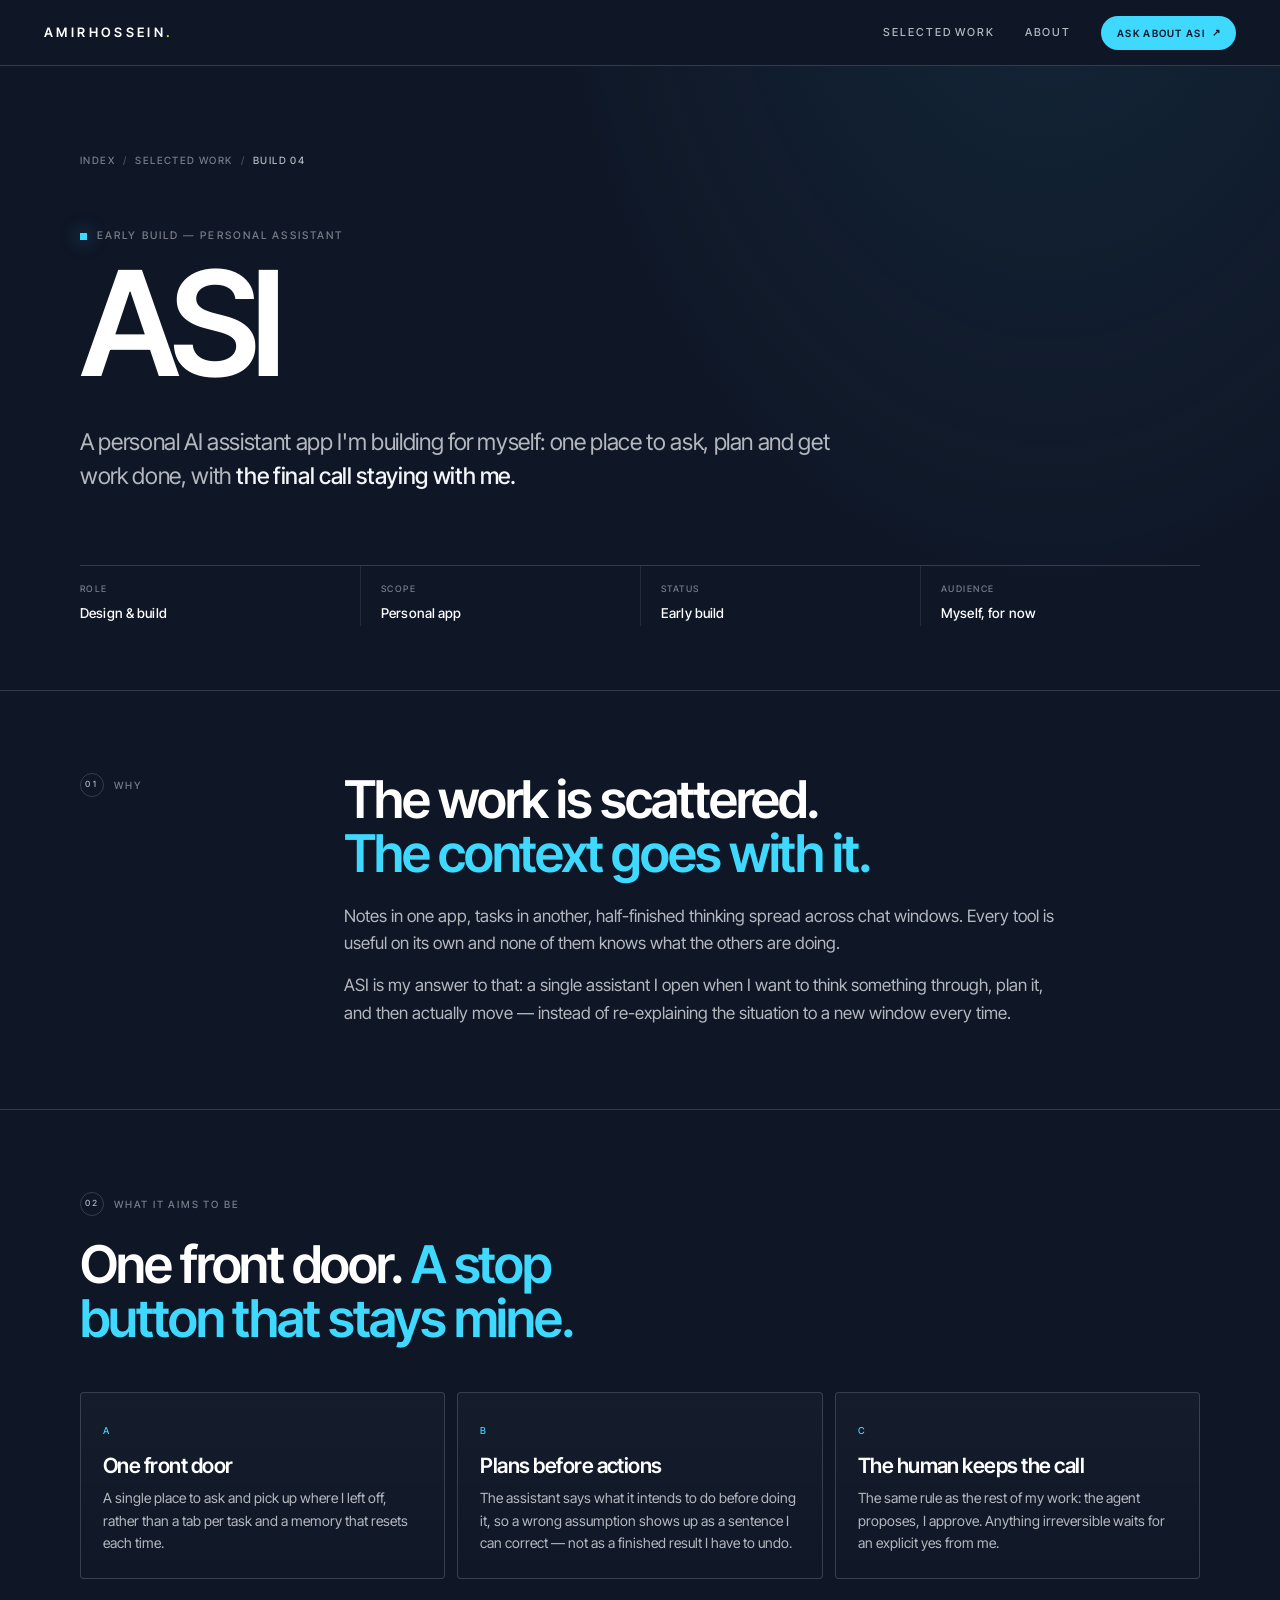
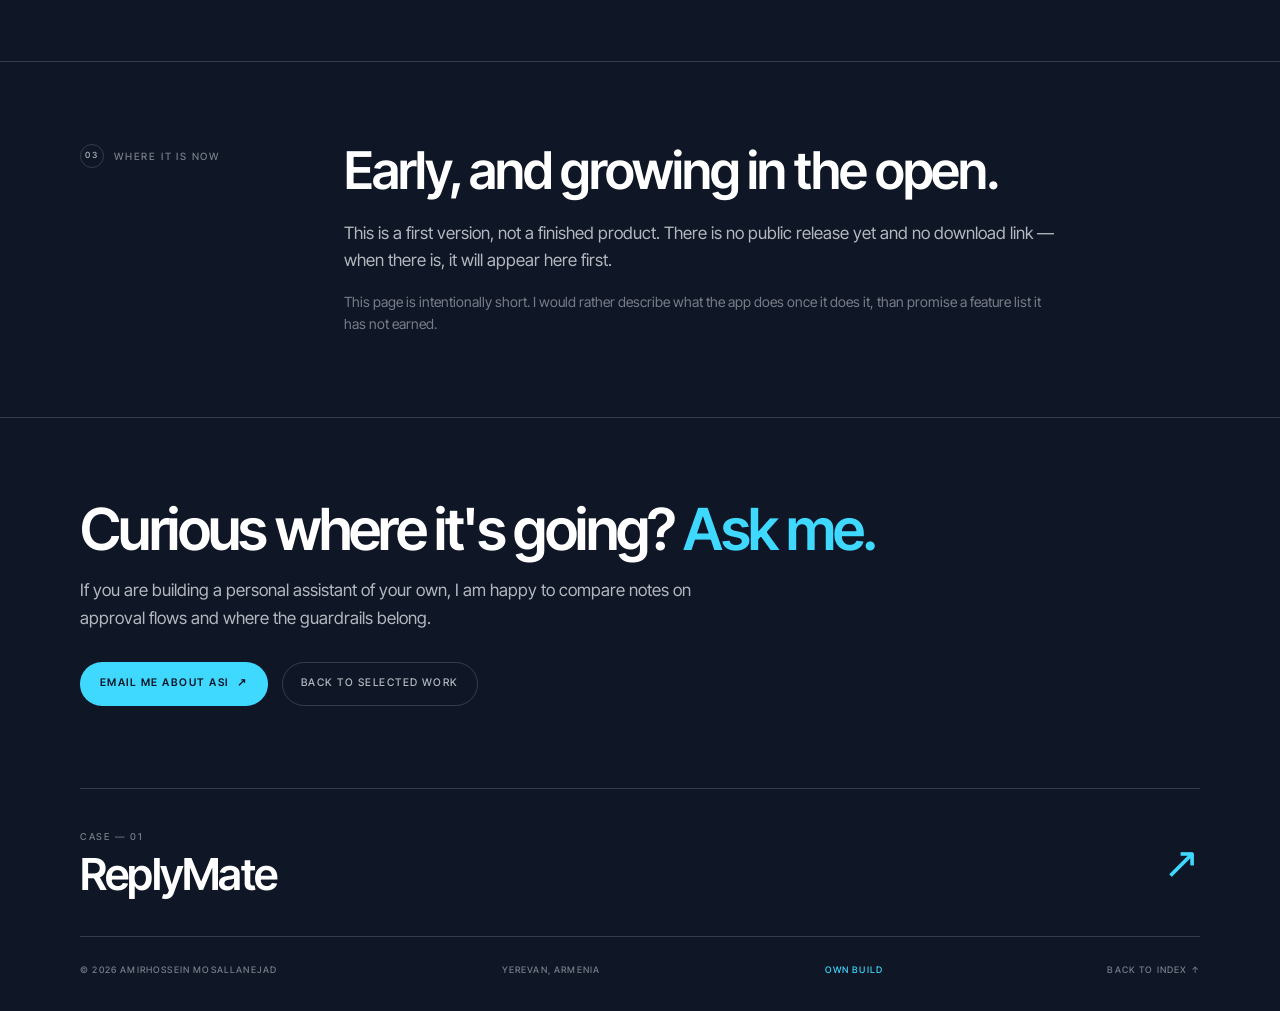
<file: asi.html>
<!doctype html>
<html lang="en">
<head>
<meta charset="utf-8" />
<meta name="viewport" content="width=device-width, initial-scale=1" />
<title>ASI — a personal AI assistant, early build</title>
<meta name="description" content="ASI is a personal AI assistant app in early development: one place to ask, plan and get work done, with a human keeping the final call." />
<meta name="author" content="Amirhossein Mosallanejad" />
<meta name="robots" content="index, follow, max-image-preview:large" />
<link rel="canonical" href="https://amirhosseinmosallanejad.github.io/asi.html" />
<link rel="me" href="https://github.com/AMIRHOSSEINMOSALLANEJAD" />
<meta name="color-scheme" content="dark" />
<meta name="theme-color" content="#0f1626" />
<meta property="og:type" content="article" />
<meta property="og:site_name" content="Amirhossein Mosallanejad" />
<meta property="og:locale" content="en_US" />
<meta property="og:url" content="https://amirhosseinmosallanejad.github.io/asi.html" />
<meta property="og:title" content="ASI — a personal assistant that asks first" />
<meta property="og:description" content="A personal AI assistant app in early development: one place to ask, plan and get work done." />
<meta property="og:image" content="https://amirhosseinmosallanejad.github.io/scene-poster.jpg" />
<meta property="og:image:alt" content="An isometric night scene with a glowing blue building and cooling towers." />
<meta name="twitter:card" content="summary_large_image" />
<meta name="twitter:title" content="ASI — a personal assistant that asks first" />
<meta name="twitter:description" content="A personal AI assistant app in early development." />
<meta name="twitter:image" content="https://amirhosseinmosallanejad.github.io/scene-poster.jpg" />
<script type="application/ld+json">
{
  "@context": "https://schema.org",
  "@type": "CreativeWork",
  "name": "ASI",
  "url": "https://amirhosseinmosallanejad.github.io/asi.html",
  "description": "A personal AI assistant app in early development, built around a human approval step.",
  "creator": {
    "@type": "Person",
    "name": "Amirhossein Mosallanejad",
    "url": "https://amirhosseinmosallanejad.github.io/"
  },
  "keywords": "personal AI assistant, agent, human-in-the-loop",
  "isAccessibleForFree": true
}
</script>
<link rel="icon" href="data:image/svg+xml,%3Csvg xmlns='http://www.w3.org/2000/svg' viewBox='0 0 64 64'%3E%3Crect width='64' height='64' rx='14' fill='%230f1626'/%3E%3Cpath d='M18 46 31 17h3l13 29h-7l-3-8H27l-3 8z' fill='%23c6ff2e'/%3E%3C/svg%3E" />
<link rel="preload" href="inter-tight-latin.woff2" as="font" type="font/woff2" crossorigin />
<link rel="stylesheet" href="case-study.css" />
</head>
<body class="case case-cyan">

<a class="skip" href="#main">Skip to case study</a>

<header class="topbar">
  <a class="wordmark" href="index.html" aria-label="Amirhossein — back to portfolio">Amirhossein<span>.</span></a>
  <nav class="topnav" aria-label="Case navigation">
    <a href="index.html#work">Selected work</a>
    <a href="index.html#about">About</a>
    <a class="topcta" href="mailto:mosalanejadamirhossein@gmail.com?subject=ASI%20question">Ask about ASI <span class="arr" aria-hidden="true">↗</span></a>
  </nav>
</header>

<main id="main">

  <section class="case-hero" aria-labelledby="case-title">
    <div class="wrap">
      <nav class="crumbs" aria-label="Breadcrumb">
        <a href="index.html">Index</a><span aria-hidden="true">/</span>
        <a href="index.html#work">Selected work</a><span aria-hidden="true">/</span>
        <b>Build 04</b>
      </nav>
      <p class="kicker"><i aria-hidden="true"></i>Early build — personal assistant</p>
      <h1 id="case-title">ASI</h1>
      <p class="standfirst">A personal AI assistant app I'm building for myself: one place to ask, plan and get work done, with <strong>the final call staying with me.</strong></p>
      <ul class="hero-meta" aria-label="Project facts">
        <li><span>Role</span><b>Design &amp; build</b></li>
        <li><span>Scope</span><b>Personal app</b></li>
        <li><span>Status</span><b>Early build</b></li>
        <li><span>Audience</span><b>Myself, for now</b></li>
      </ul>
    </div>
  </section>

  <section class="band" aria-labelledby="why-title">
    <div class="wrap split">
      <p class="label"><span>01</span>Why</p>
      <div>
        <h2 id="why-title">The work is scattered. <em>The context goes with it.</em></h2>
        <div class="prose">
          <p>Notes in one app, tasks in another, half-finished thinking spread across chat windows. Every tool is useful on its own and none of them knows what the others are doing.</p>
          <p>ASI is my answer to that: a single assistant I open when I want to think something through, plan it, and then actually move — instead of re-explaining the situation to a new window every time.</p>
        </div>
      </div>
    </div>
  </section>

  <section class="band" aria-labelledby="aims-title">
    <div class="wrap">
      <p class="label"><span>02</span>What it aims to be</p>
      <h2 id="aims-title" class="band-title">One front door. <em>A stop button that stays mine.</em></h2>
      <div class="cards">
        <div class="card">
          <span class="cnum">A</span>
          <h3>One front door</h3>
          <p>A single place to ask and pick up where I left off, rather than a tab per task and a memory that resets each time.</p>
        </div>
        <div class="card">
          <span class="cnum">B</span>
          <h3>Plans before actions</h3>
          <p>The assistant says what it intends to do before doing it, so a wrong assumption shows up as a sentence I can correct — not as a finished result I have to undo.</p>
        </div>
        <div class="card">
          <span class="cnum">C</span>
          <h3>The human keeps the call</h3>
          <p>The same rule as the rest of my work: the agent proposes, I approve. Anything irreversible waits for an explicit yes from me.</p>
        </div>
      </div>
    </div>
  </section>

  <section class="band" aria-labelledby="now-title">
    <div class="wrap split">
      <p class="label"><span>03</span>Where it is now</p>
      <div>
        <h2 id="now-title">Early, and growing in the open.</h2>
        <div class="prose">
          <p>This is a first version, not a finished product. There is no public release yet and no download link — when there is, it will appear here first.</p>
          <p class="muted-note">This page is intentionally short. I would rather describe what the app does once it does it, than promise a feature list it has not earned.</p>
        </div>
      </div>
    </div>
  </section>

  <section class="band cta" aria-labelledby="cta-title">
    <div class="wrap">
      <h2 id="cta-title">Curious where it's going? <em>Ask me.</em></h2>
      <p>If you are building a personal assistant of your own, I am happy to compare notes on approval flows and where the guardrails belong.</p>
      <div class="cta-row">
        <a class="btn" href="mailto:mosalanejadamirhossein@gmail.com?subject=ASI">Email me about ASI <span aria-hidden="true">↗</span></a>
        <a class="btn-ghost" href="index.html#work">Back to selected work</a>
      </div>
    </div>
  </section>

  <a class="next wrap" href="replymate.html" aria-label="Next: ReplyMate">
    <span>
      <span class="nlabel">Case — 01</span>
      <span class="ntitle">ReplyMate</span>
    </span>
    <span class="narr" aria-hidden="true">↗</span>
  </a>

  <footer class="footer wrap">
    <span>© 2026 Amirhossein Mosallanejad</span>
    <span>Yerevan, Armenia</span>
    <span class="lime">Own build</span>
    <a href="index.html">Back to index <span aria-hidden="true">↑</span></a>
  </footer>

</main>
</body>
</html>
</file>
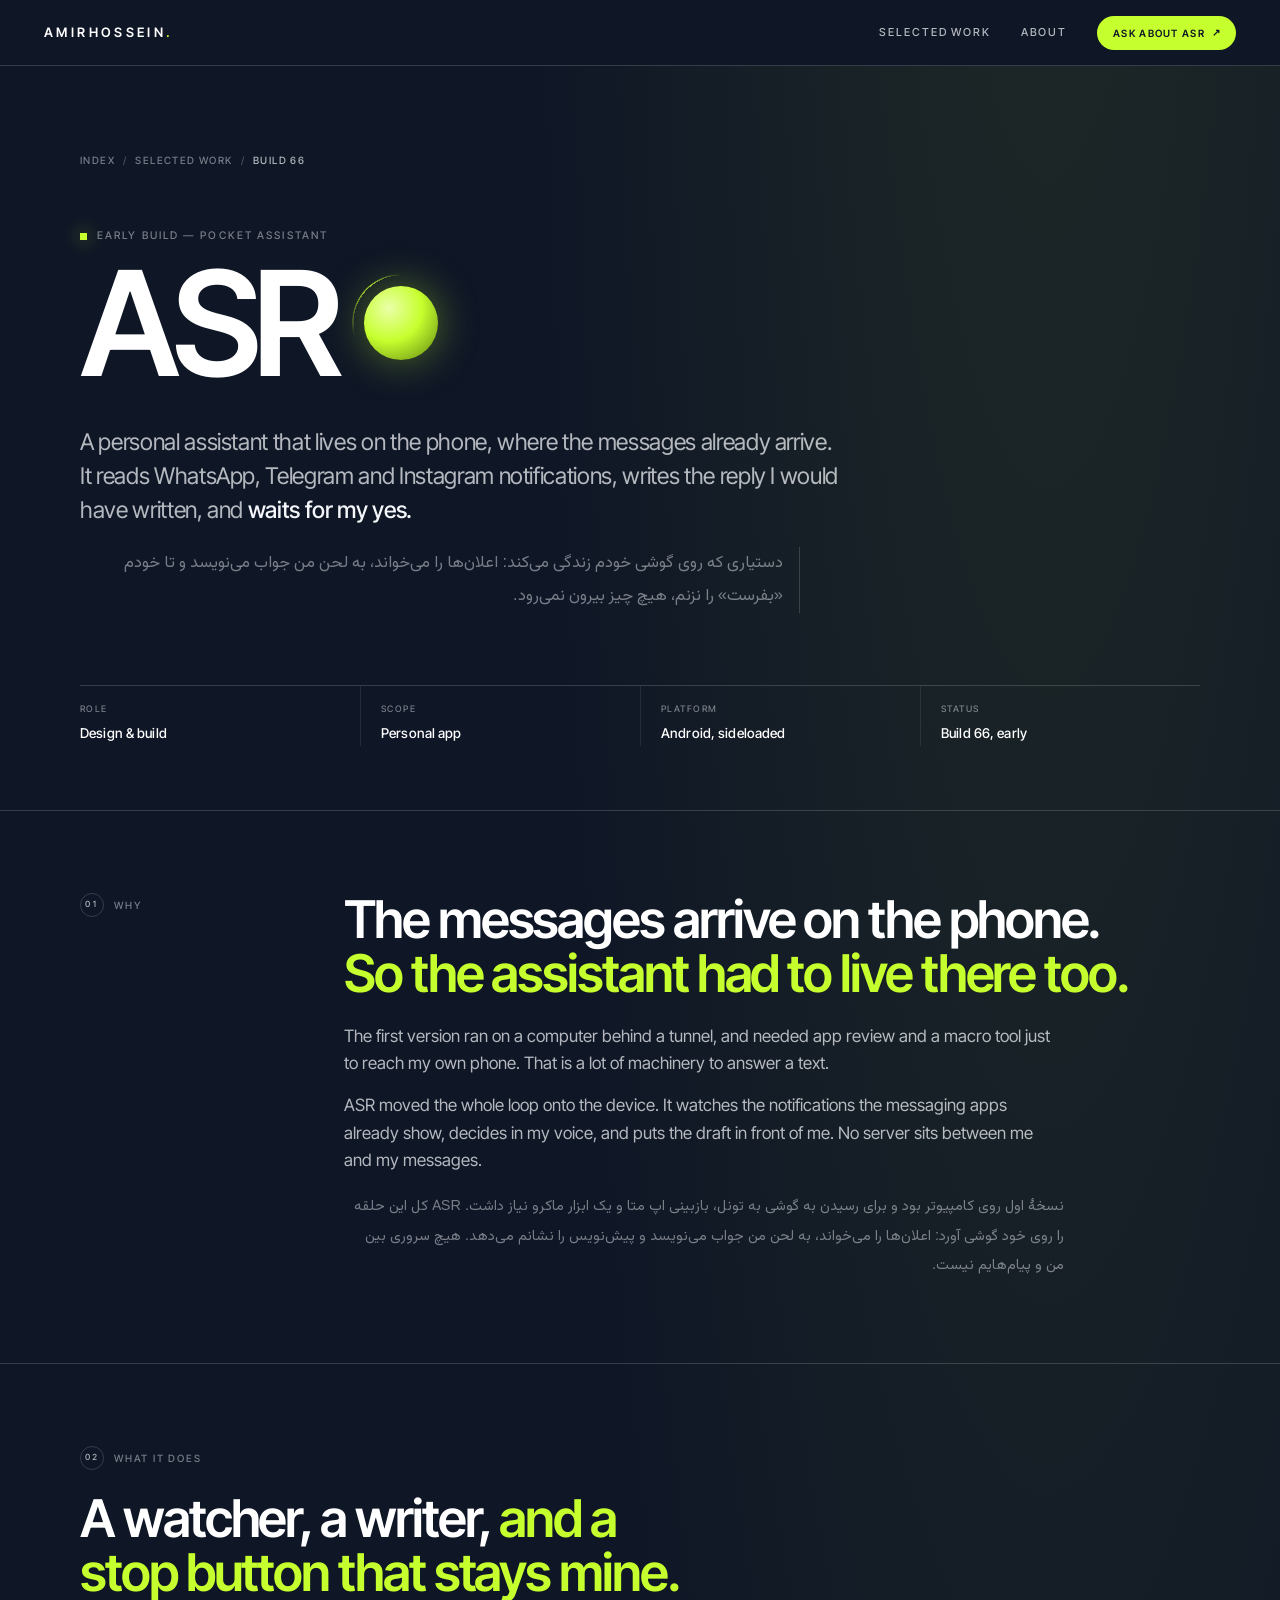
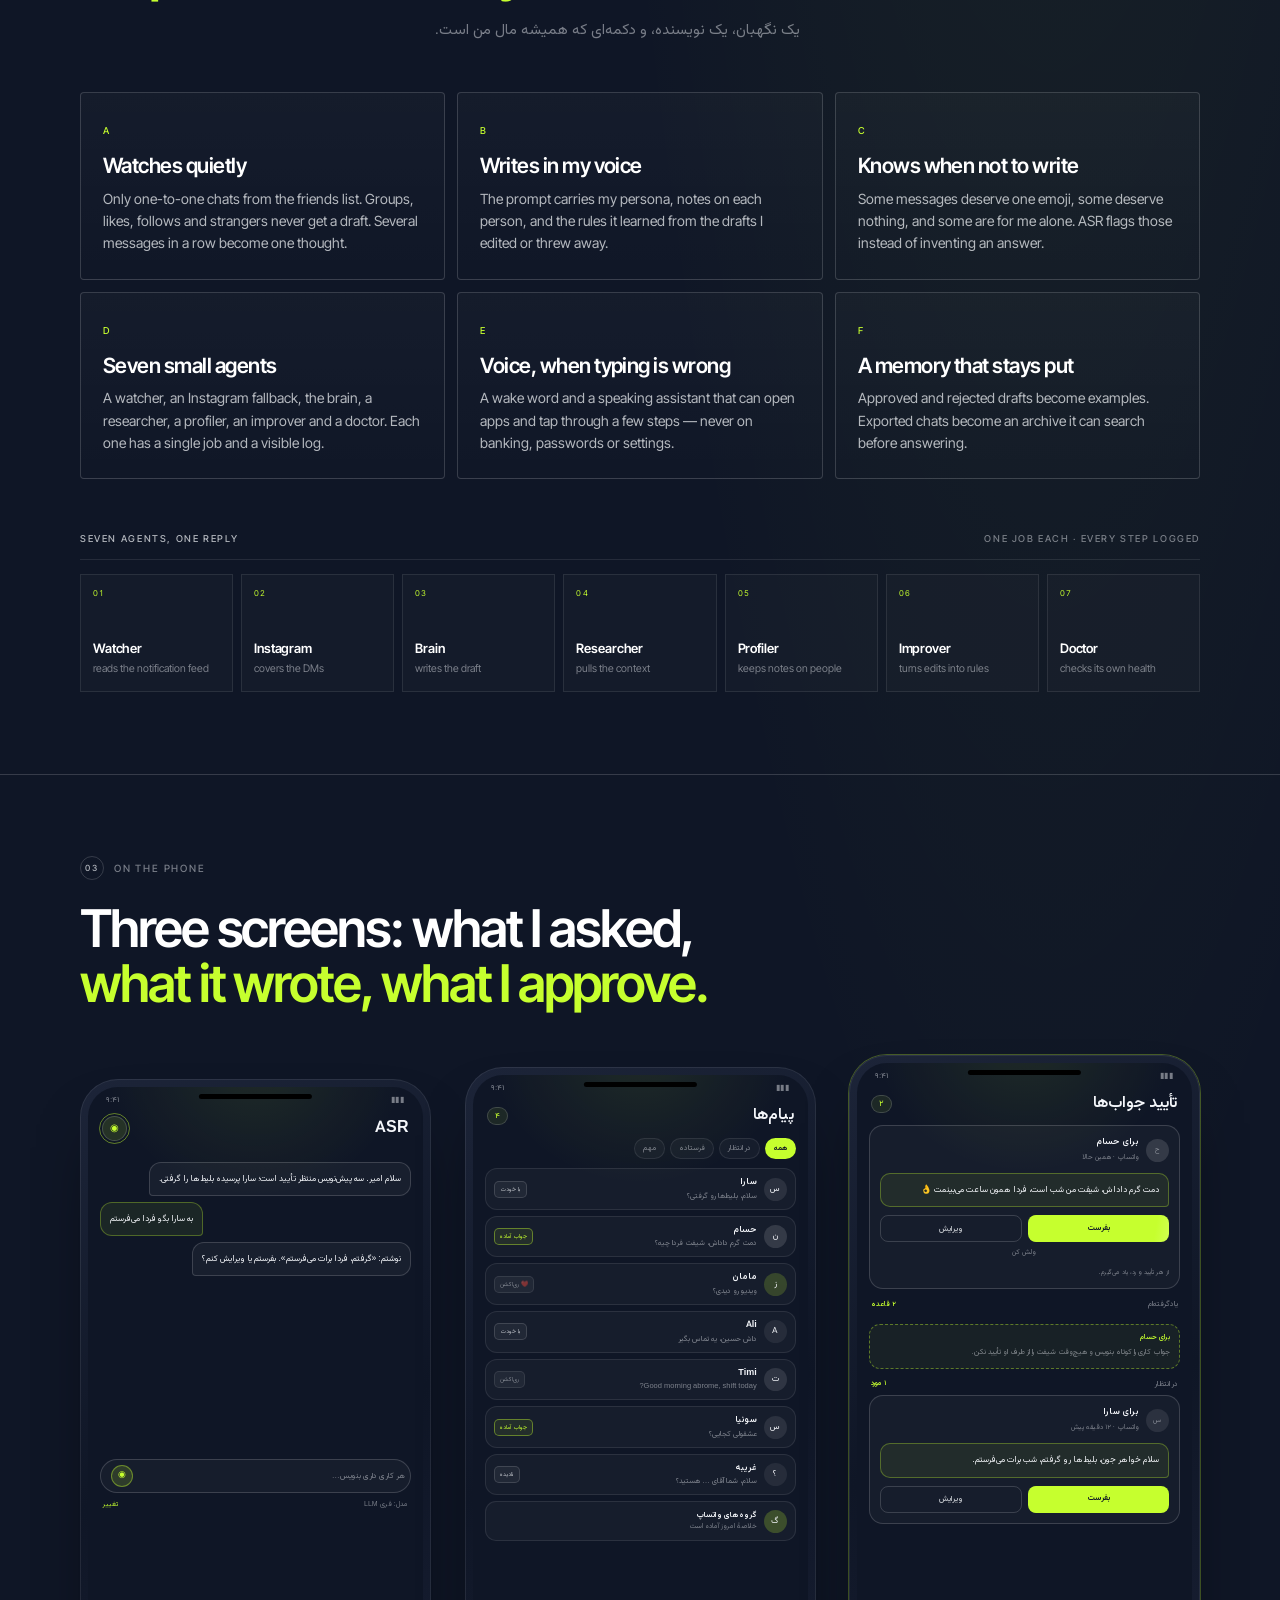
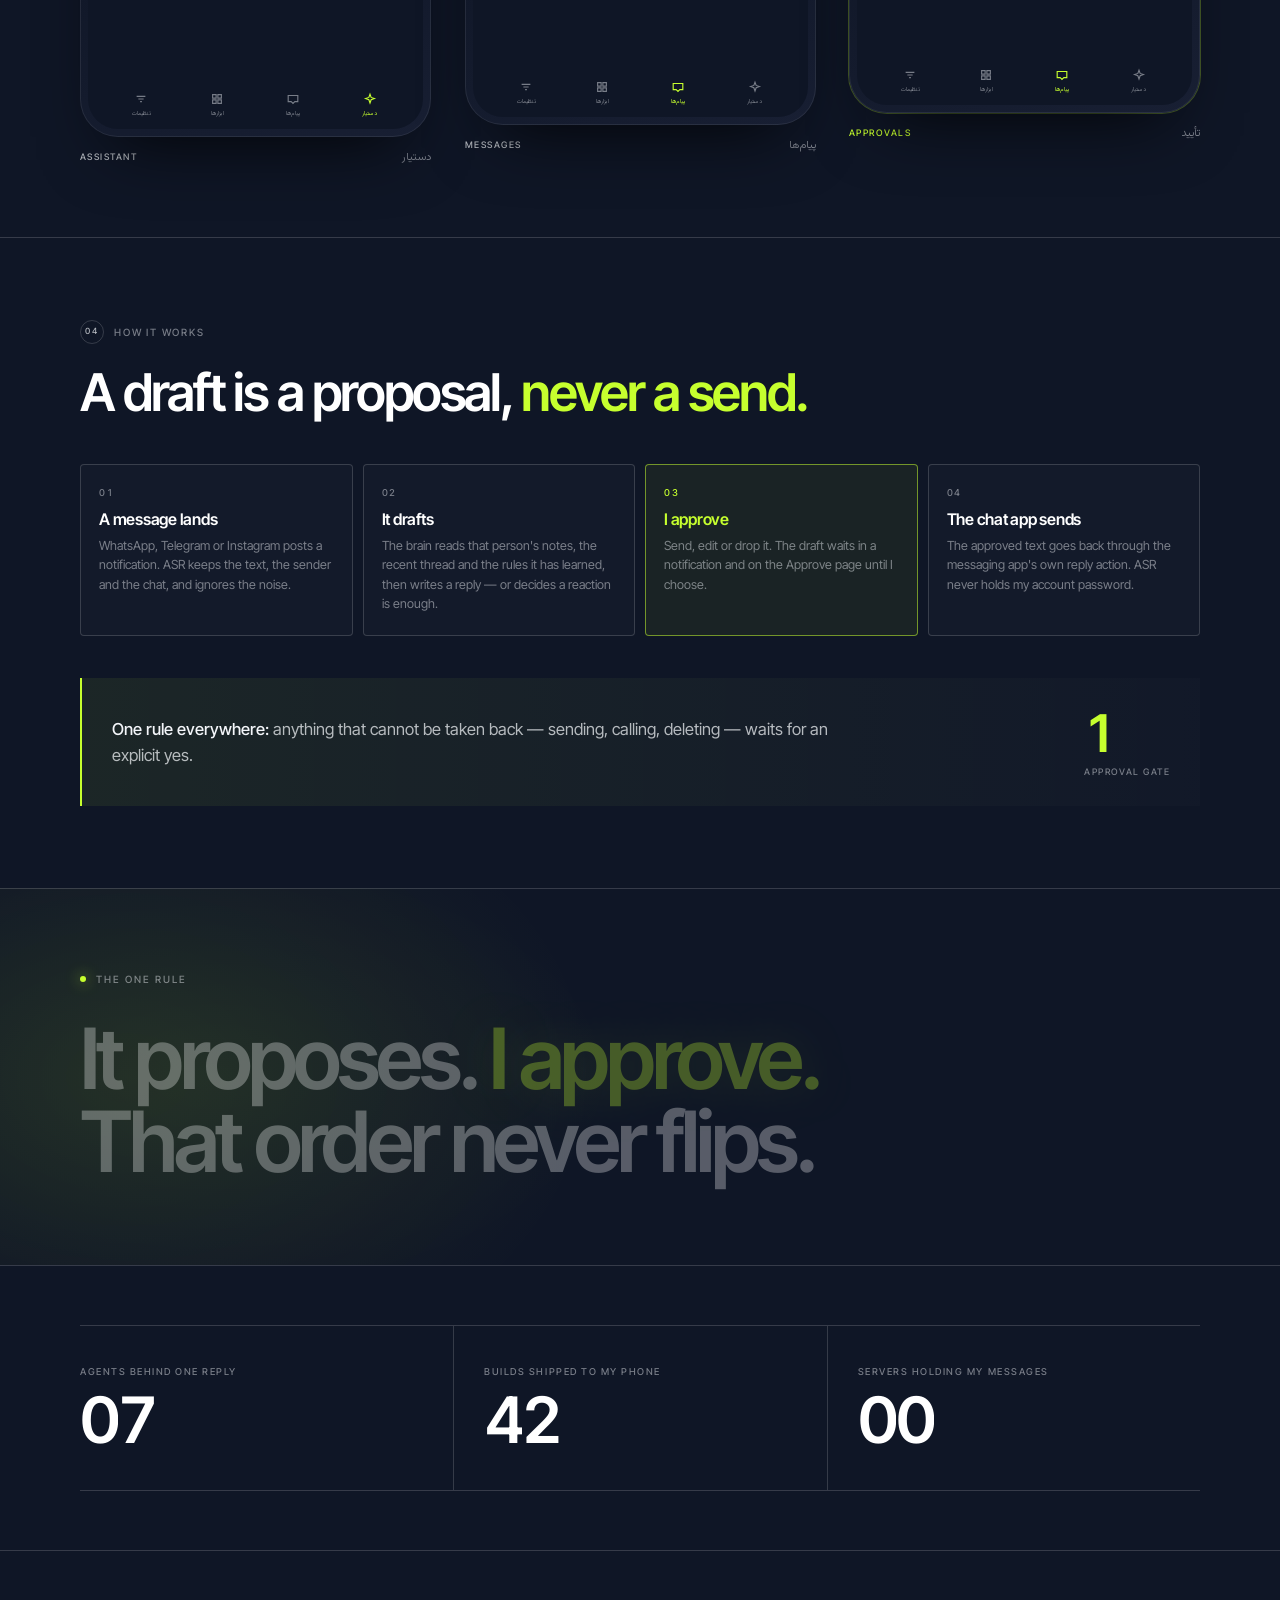
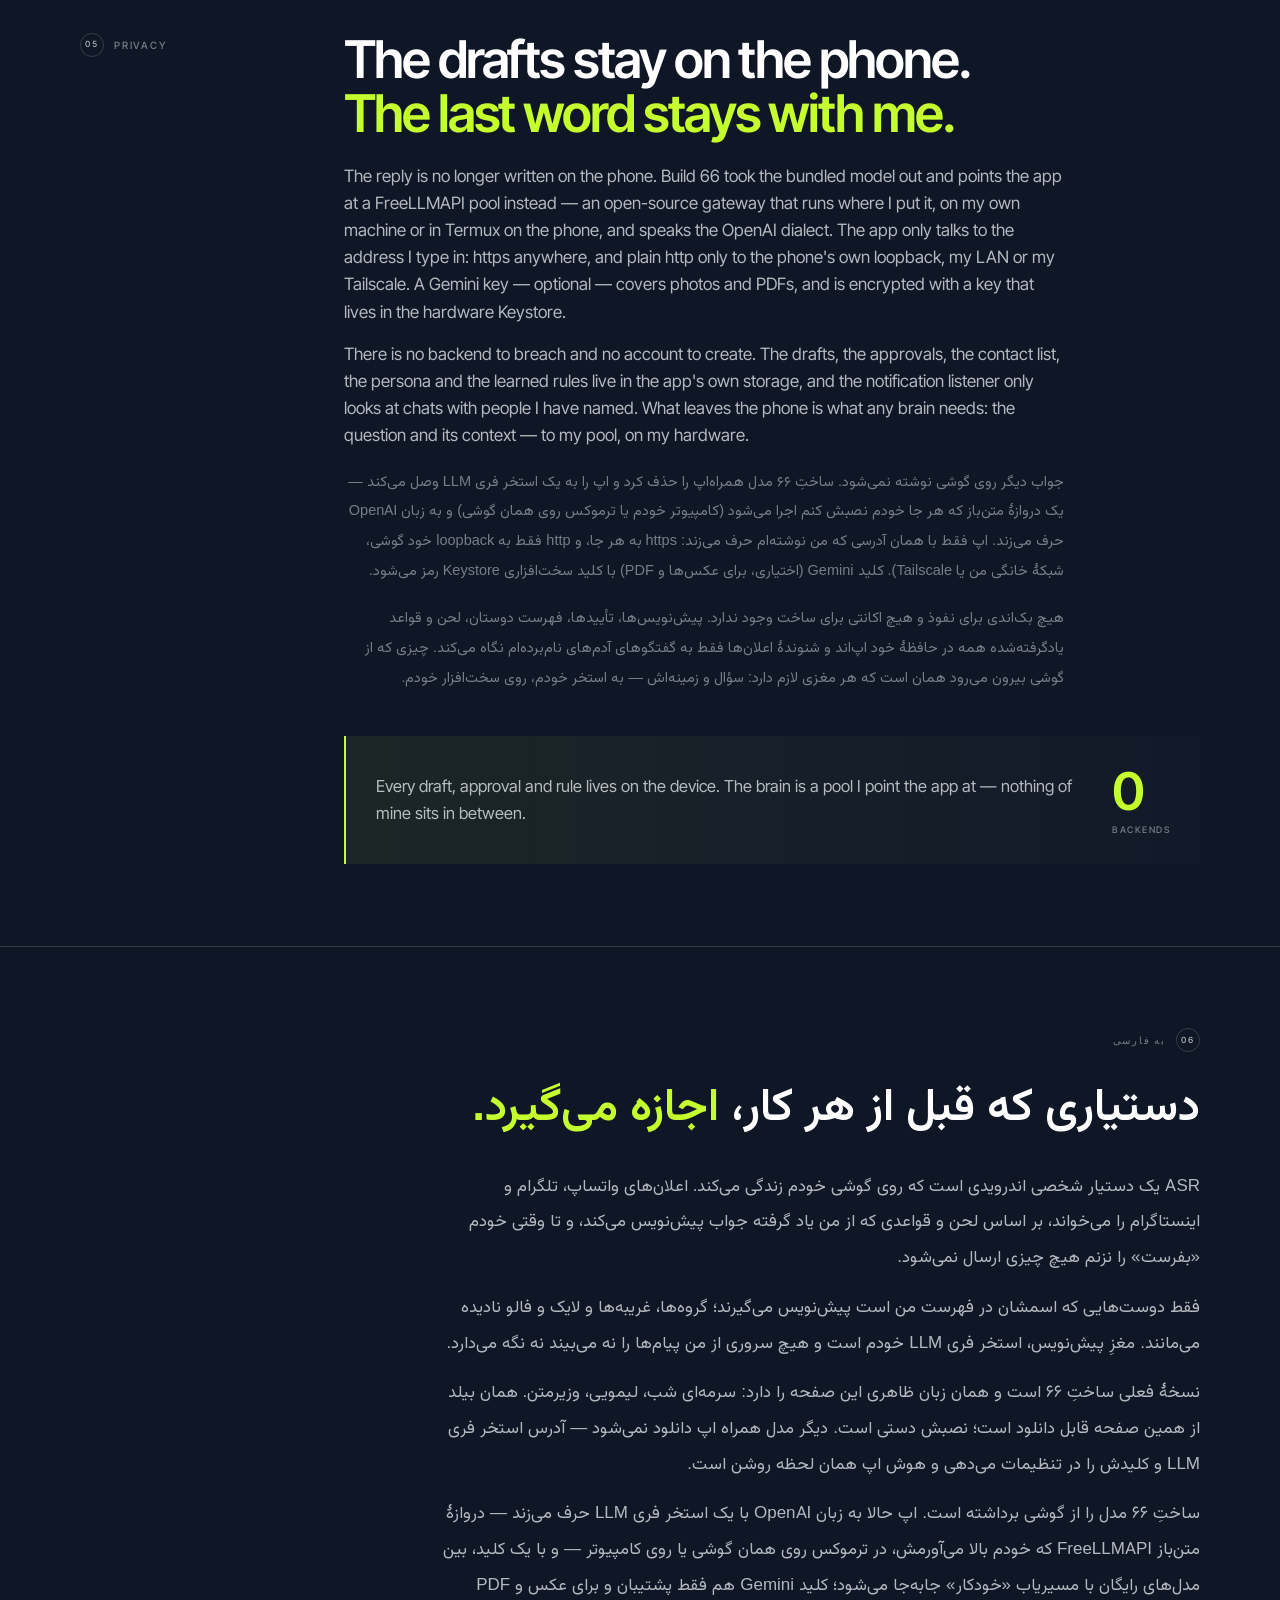
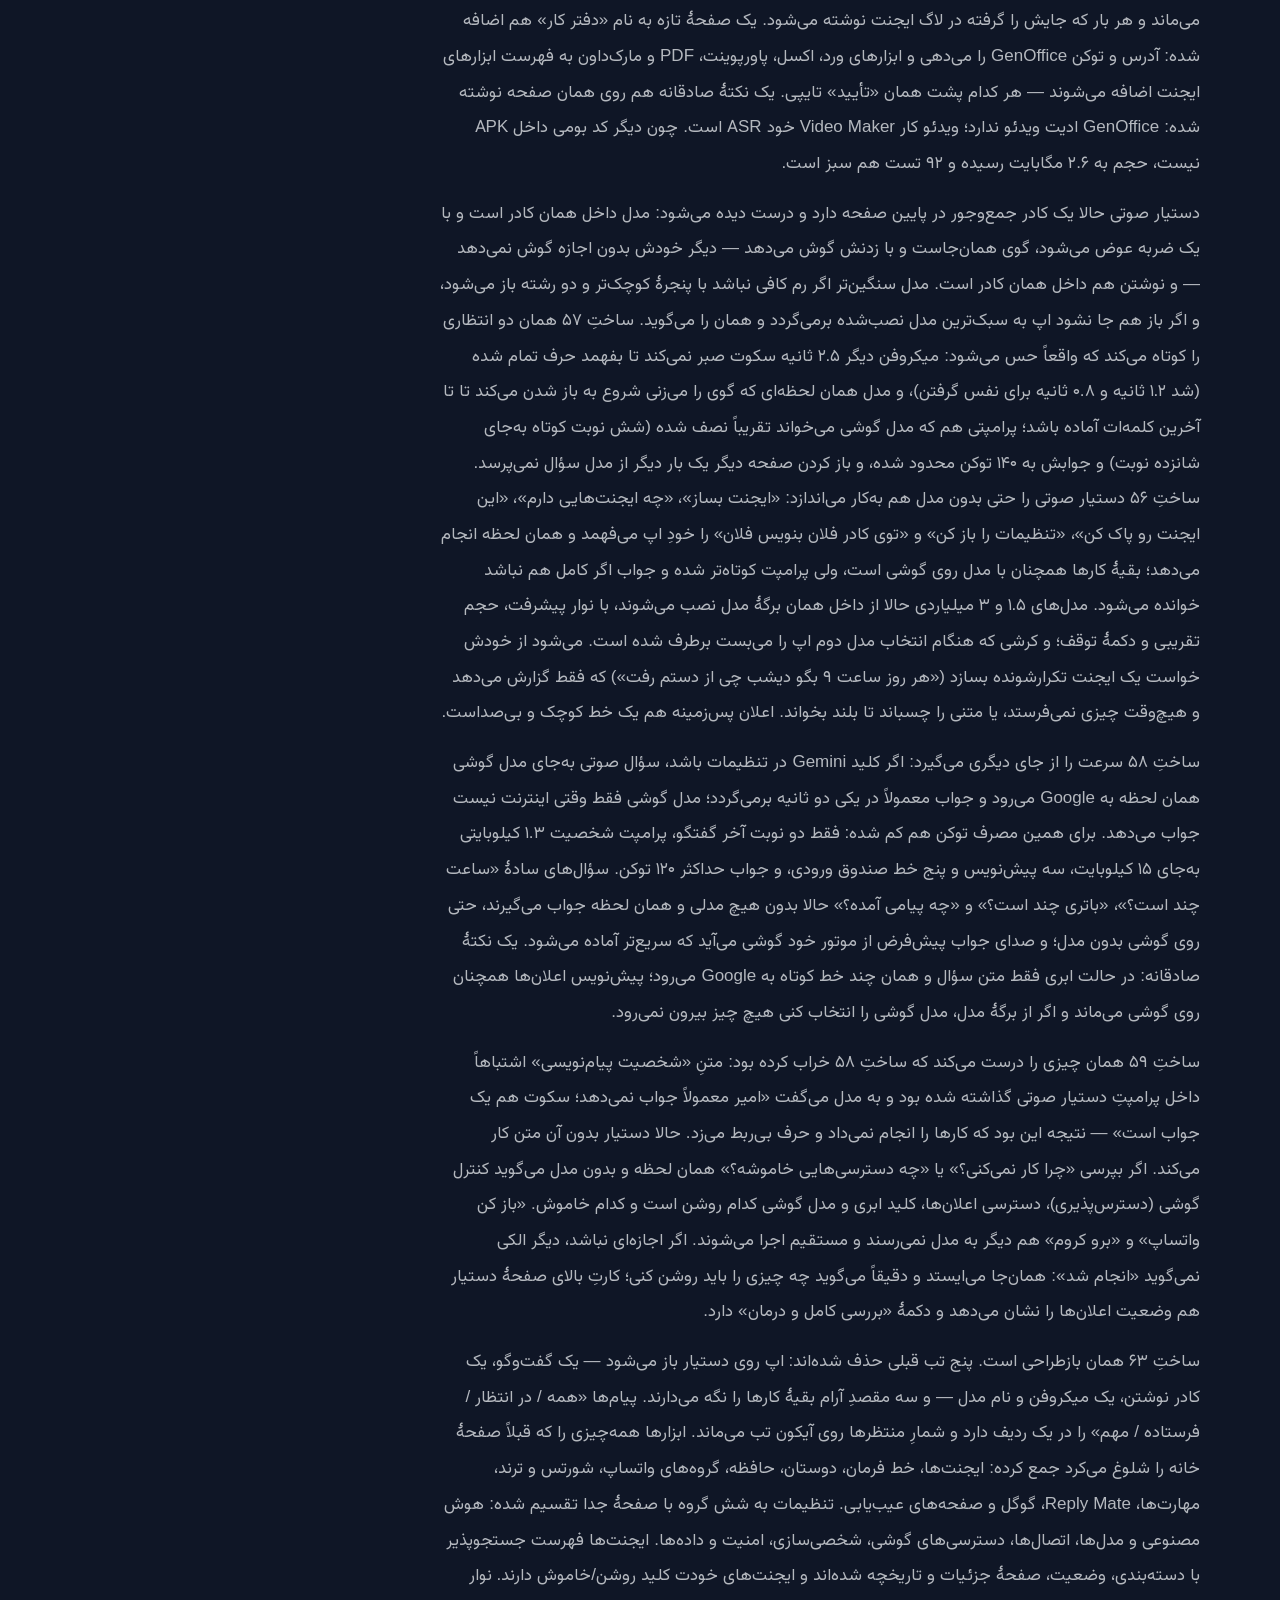
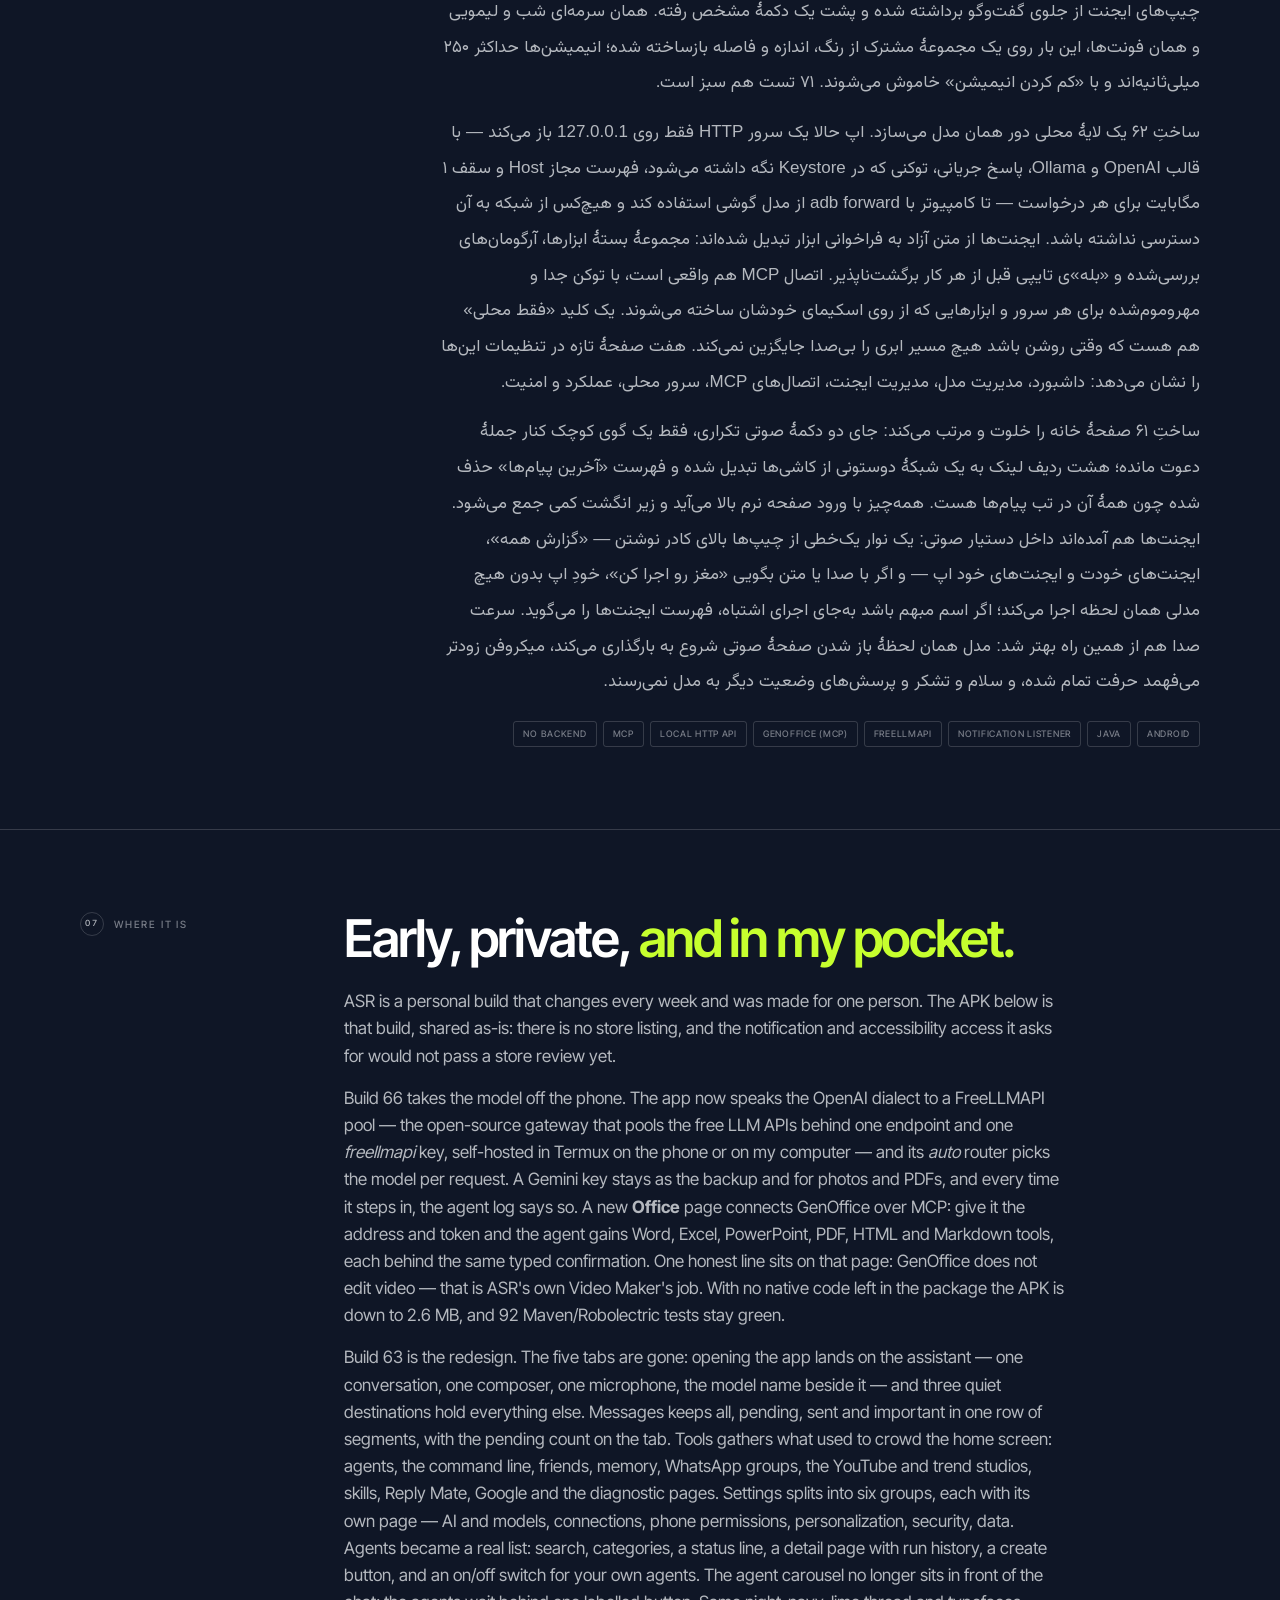
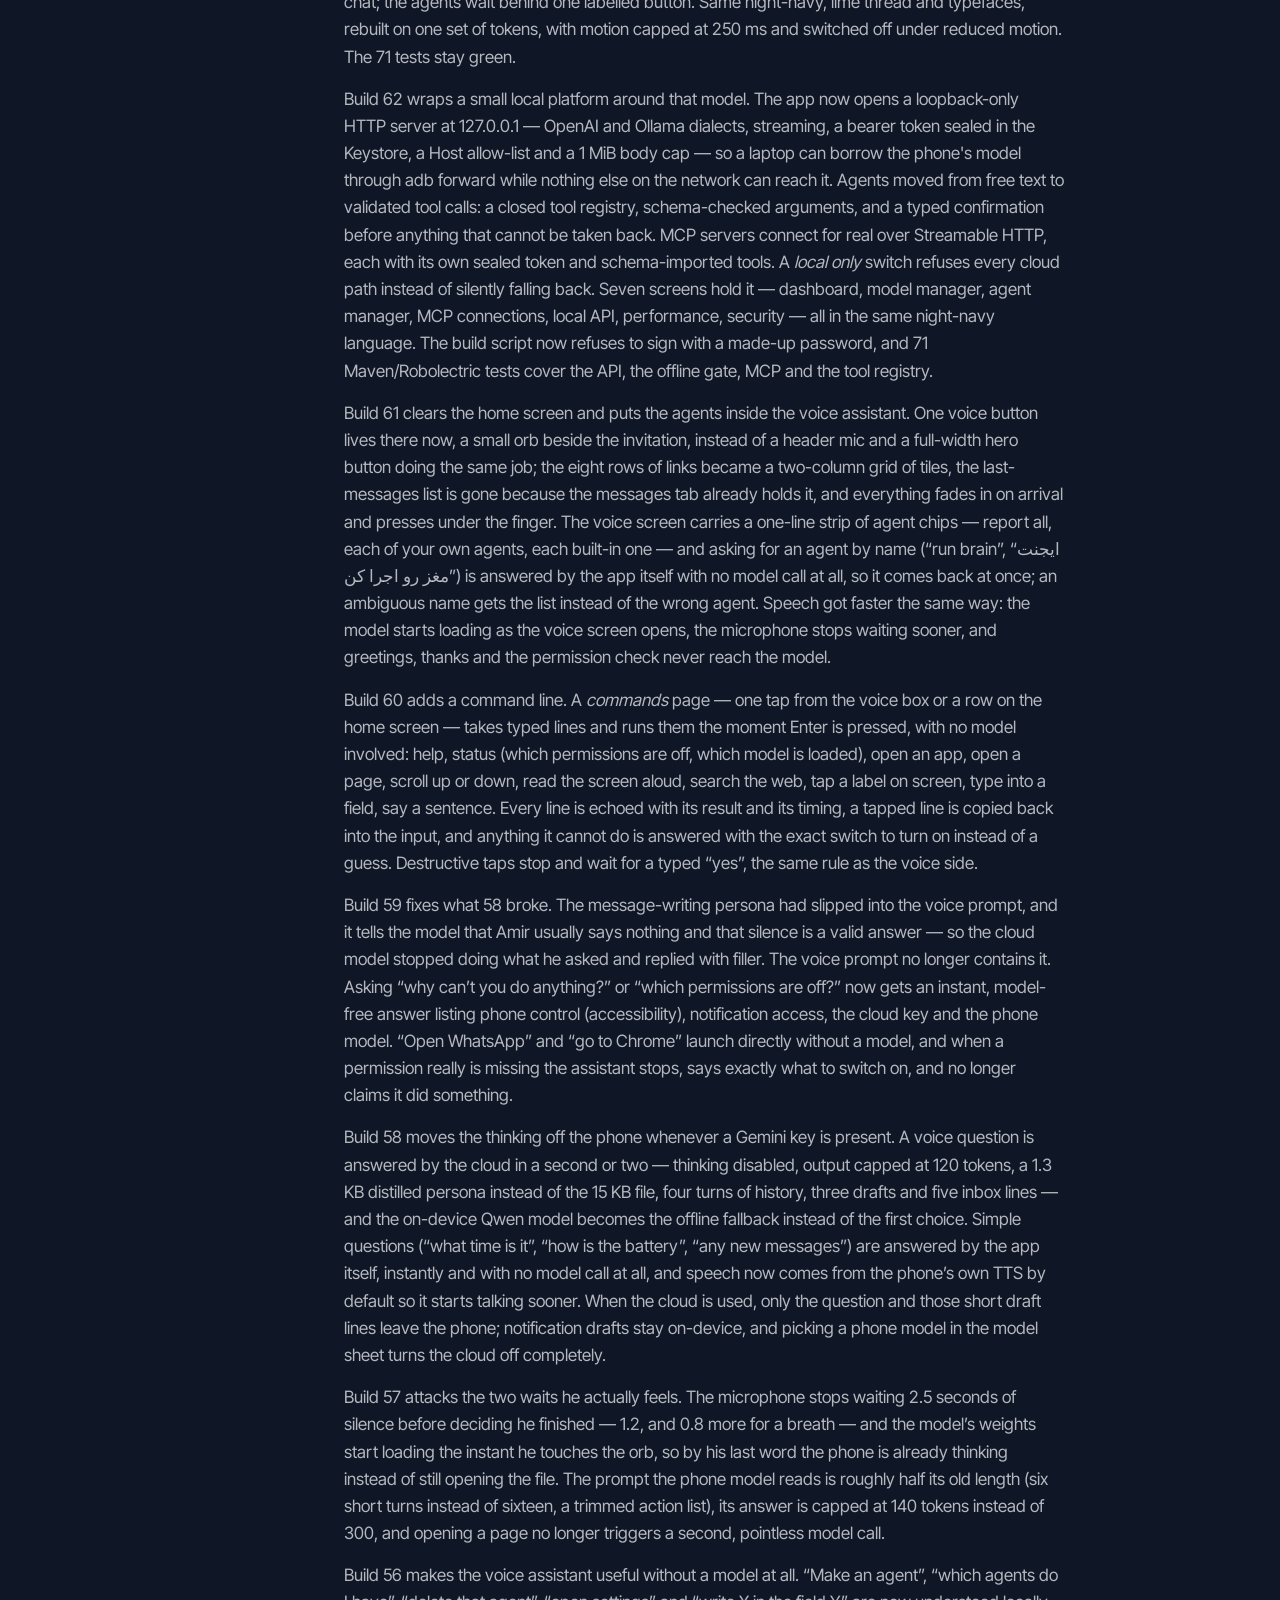
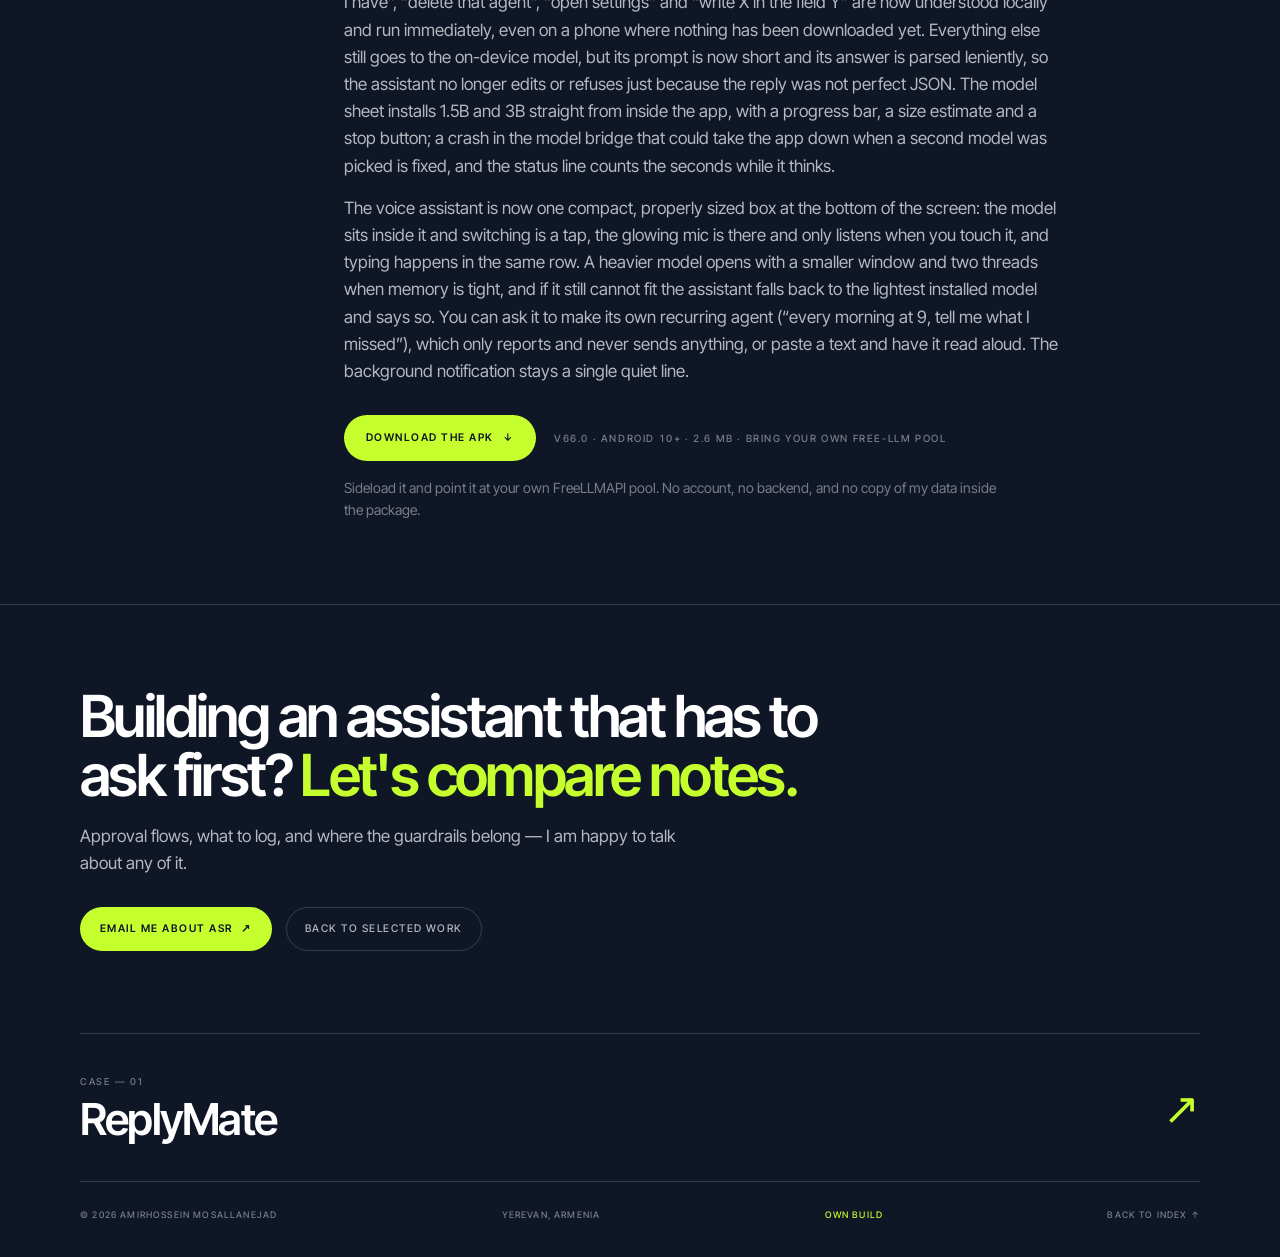
<file: asr.html>
<!doctype html>
<html lang="en">
<head>
<meta charset="utf-8" />
<meta name="viewport" content="width=device-width, initial-scale=1" />
<title>ASR — a pocket assistant that asks first</title>
<meta name="description" content="ASR is a personal Android assistant: it reads WhatsApp, Telegram and Instagram notifications, drafts the reply in my voice, and waits for my approval before anything is sent." />
<meta name="author" content="Amirhossein Mosallanejad" />
<meta name="robots" content="index, follow, max-image-preview:large" />
<link rel="canonical" href="https://amirhosseinmosallanejad.github.io/asr.html" />
<link rel="me" href="https://github.com/AMIRHOSSEINMOSALLANEJAD" />
<meta name="color-scheme" content="dark" />
<meta name="theme-color" content="#0f1626" />
<meta property="og:type" content="article" />
<meta property="og:site_name" content="Amirhossein Mosallanejad" />
<meta property="og:locale" content="en_US" />
<meta property="og:url" content="https://amirhosseinmosallanejad.github.io/asr.html" />
<meta property="og:title" content="ASR — a pocket assistant that asks first" />
<meta property="og:description" content="A personal Android assistant that drafts replies in my voice and waits for my approval before anything is sent." />
<meta property="og:image" content="https://amirhosseinmosallanejad.github.io/asr-og.png" />
<meta property="og:image:width" content="1200" />
<meta property="og:image:height" content="630" />
<meta property="og:image:alt" content="ASR social card: It proposes. I approve. beside the app's home screen." />
<meta name="twitter:card" content="summary_large_image" />
<meta name="twitter:title" content="ASR — a pocket assistant that asks first" />
<meta name="twitter:description" content="A personal Android assistant that drafts replies in my voice and waits for my approval." />
<meta name="twitter:image" content="https://amirhosseinmosallanejad.github.io/asr-og.png" />
<meta name="twitter:image:alt" content="ASR social card: It proposes. I approve. beside the app's home screen." />
<script type="application/ld+json">
{
  "@context": "https://schema.org",
  "@type": "CreativeWork",
  "name": "ASR",
  "url": "https://amirhosseinmosallanejad.github.io/asr.html",
  "image": "https://amirhosseinmosallanejad.github.io/asr-og.png",
  "description": "A personal Android assistant that reads messaging notifications, drafts replies in the owner's voice, and sends nothing without approval.",
  "creator": {
    "@type": "Person",
    "name": "Amirhossein Mosallanejad",
    "url": "https://amirhosseinmosallanejad.github.io/"
  },
  "keywords": "personal AI assistant, Android, notification listener, human-in-the-loop",
  "isAccessibleForFree": true
}
</script>
<link rel="icon" href="data:image/svg+xml,%3Csvg xmlns='http://www.w3.org/2000/svg' viewBox='0 0 64 64'%3E%3Crect width='64' height='64' rx='14' fill='%230f1626'/%3E%3Cpath d='M18 46 31 17h3l13 29h-7l-3-8H27l-3 8z' fill='%23c6ff2e'/%3E%3C/svg%3E" />
<link rel="preload" href="inter-tight-latin.woff2" as="font" type="font/woff2" crossorigin />
<link rel="stylesheet" href="case-study.css" />
<link rel="stylesheet" href="asr.css" />
</head>
<body class="case case-lime">

<a class="skip" href="#main">Skip to case study</a>
<div class="progress" aria-hidden="true"></div>

<header class="topbar">
  <a class="wordmark" href="index.html" aria-label="Amirhossein — back to portfolio">Amirhossein<span>.</span></a>
  <nav class="topnav" aria-label="Case navigation">
    <a href="index.html#work">Selected work</a>
    <a href="index.html#about">About</a>
    <a class="topcta" href="mailto:mosalanejadamirhossein@gmail.com?subject=ASR%20question">Ask about ASR <span class="arr" aria-hidden="true">↗</span></a>
  </nav>
</header>

<main id="main">

<nav class="rail" aria-label="Sections in this case study">
  <a href="#why"><b>Why</b><span class="rn">01</span><i aria-hidden="true"></i></a>
  <a href="#does"><b>What it does</b><span class="rn">02</span><i aria-hidden="true"></i></a>
  <a href="#screens"><b>Screens</b><span class="rn">03</span><i aria-hidden="true"></i></a>
  <a href="#how"><b>How it works</b><span class="rn">04</span><i aria-hidden="true"></i></a>
  <a href="#privacy"><b>Privacy</b><span class="rn">05</span><i aria-hidden="true"></i></a>
  <a href="#fa"><b>به فارسی</b><span class="rn">06</span><i aria-hidden="true"></i></a>
  <a href="#status"><b>Status</b><span class="rn">07</span><i aria-hidden="true"></i></a>
</nav>

  <section class="case-hero" aria-labelledby="case-title">
    <div class="wrap">
      <nav class="crumbs" aria-label="Breadcrumb">
        <a href="index.html">Index</a><span aria-hidden="true">/</span>
        <a href="index.html#work">Selected work</a><span aria-hidden="true">/</span>
        <b>Build 66</b>
      </nav>
      <p class="kicker"><i aria-hidden="true"></i>Early build — pocket assistant</p>
      <h1 id="case-title" class="hero-title">ASR<span class="hero-orb" aria-hidden="true"></span></h1>
      <p class="standfirst">A personal assistant that lives on the phone, where the messages already arrive. It reads WhatsApp, Telegram and Instagram notifications, writes the reply I would have written, and <strong>waits for my yes.</strong></p>
      <p class="standfirst-fa" lang="fa" dir="rtl">دستیاری که روی گوشی خودم زندگی می‌کند: اعلان‌ها را می‌خواند، به لحن من جواب می‌نویسد و تا خودم «بفرست» را نزنم، هیچ چیز بیرون نمی‌رود.</p>
      <ul class="hero-meta" aria-label="Project facts">
        <li><span>Role</span><b>Design &amp; build</b></li>
        <li><span>Scope</span><b>Personal app</b></li>
        <li><span>Platform</span><b>Android, sideloaded</b></li>
        <li><span>Status</span><b>Build 66, early</b></li>
      </ul>
    </div>
  </section>

  <section class="band" id="why" aria-labelledby="why-title">
    <div class="wrap split">
      <p class="label"><span>01</span>Why</p>
      <div>
        <h2 id="why-title">The messages arrive on the phone. <em>So the assistant had to live there too.</em></h2>
        <div class="prose">
          <p>The first version ran on a computer behind a tunnel, and needed app review and a macro tool just to reach my own phone. That is a lot of machinery to answer a text.</p>
          <p>ASR moved the whole loop onto the device. It watches the notifications the messaging apps already show, decides in my voice, and puts the draft in front of me. No server sits between me and my messages.</p>
          <p class="fa" lang="fa" dir="rtl">نسخهٔ اول روی کامپیوتر بود و برای رسیدن به گوشی به تونل، بازبینی اپ متا و یک ابزار ماکرو نیاز داشت. ASR کل این حلقه را روی خود گوشی آورد: اعلان‌ها را می‌خواند، به لحن من جواب می‌نویسد و پیش‌نویس را نشانم می‌دهد. هیچ سروری بین من و پیام‌هایم نیست.</p>
        </div>
      </div>
    </div>
  </section>

  <section class="band" id="does" aria-labelledby="does-title">
    <div class="wrap">
      <p class="label"><span>02</span>What it does</p>
      <h2 id="does-title" class="band-title">A watcher, a writer, <em>and a stop button that stays mine.</em></h2>
      <p class="lede-fa" lang="fa" dir="rtl">یک نگهبان، یک نویسنده، و دکمه‌ای که همیشه مال من است.</p>
      <div class="cards stagger">
        <div class="card">
          <span class="cnum">A</span>
          <h3>Watches quietly</h3>
          <p>Only one-to-one chats from the friends list. Groups, likes, follows and strangers never get a draft. Several messages in a row become one thought.</p>
        </div>
        <div class="card">
          <span class="cnum">B</span>
          <h3>Writes in my voice</h3>
          <p>The prompt carries my persona, notes on each person, and the rules it learned from the drafts I edited or threw away.</p>
        </div>
        <div class="card">
          <span class="cnum">C</span>
          <h3>Knows when not to write</h3>
          <p>Some messages deserve one emoji, some deserve nothing, and some are for me alone. ASR flags those instead of inventing an answer.</p>
        </div>
        <div class="card">
          <span class="cnum">D</span>
          <h3>Seven small agents</h3>
          <p>A watcher, an Instagram fallback, the brain, a researcher, a profiler, an improver and a doctor. Each one has a single job and a visible log.</p>
        </div>
        <div class="card">
          <span class="cnum">E</span>
          <h3>Voice, when typing is wrong</h3>
          <p>A wake word and a speaking assistant that can open apps and tap through a few steps — never on banking, passwords or settings.</p>
        </div>
        <div class="card">
          <span class="cnum">F</span>
          <h3>A memory that stays put</h3>
          <p>Approved and rejected drafts become examples. Exported chats become an archive it can search before answering.</p>
        </div>
      </div>

      <div class="roster-wrap">
        <p class="roster-head"><span>Seven agents, one reply</span><span>One job each · every step logged</span></p>
        <ol class="roster stagger" aria-label="The seven agents">
          <li><span class="rnum">01</span><b>Watcher</b><em>reads the notification feed</em></li>
          <li><span class="rnum">02</span><b>Instagram</b><em>covers the DMs</em></li>
          <li><span class="rnum">03</span><b>Brain</b><em>writes the draft</em></li>
          <li><span class="rnum">04</span><b>Researcher</b><em>pulls the context</em></li>
          <li><span class="rnum">05</span><b>Profiler</b><em>keeps notes on people</em></li>
          <li><span class="rnum">06</span><b>Improver</b><em>turns edits into rules</em></li>
          <li><span class="rnum">07</span><b>Doctor</b><em>checks its own health</em></li>
        </ol>
      </div>
    </div>
  </section>

  <section class="band" id="screens" aria-labelledby="screens-title">
    <div class="wrap">
      <p class="label"><span>03</span>On the phone</p>
      <h2 id="screens-title" class="band-title">Three screens: what I asked, <em>what it wrote, what I approve.</em></h2>

      <div class="phones">
        <figure class="phone-fig">
          <div class="phone" aria-hidden="true">
            <div class="phone-screen">
              <div class="p-status"><span>۹:۴۱</span><span class="p-sig">▮▮▮</span></div>
              <div class="p-head"><b>ASR</b><span class="p-mic">◉</span></div>
              <div class="p-chat">
                <p class="p-bubble bot">سلام امیر. سه پیش‌نویس منتظر تأیید است؛ سارا پرسیده بلیط‌ها را گرفتی.</p>
                <p class="p-bubble user">به سارا بگو فردا می‌فرستم</p>
                <p class="p-bubble bot">نوشتم: «گرفتم، فردا برات می‌فرستم». بفرستم یا ویرایش کنم؟</p>
              </div>
              <div class="p-compose"><span>هر کاری داری بنویس…</span><span class="p-compose-mic">◉</span></div>
              <div class="p-model"><span>مدل: فری LLM</span><b>تغییر</b></div>
              <div class="p-tabs">
                <span class="p-tab on"><svg viewBox="0 0 16 16" fill="none" stroke="currentColor" stroke-width="1.3"><path d="M8 2.5 9.3 6.2 13 7.5 9.3 8.8 8 12.5 6.7 8.8 3 7.5 6.7 6.2z"/></svg>دستیار</span>
                <span class="p-tab"><svg viewBox="0 0 16 16" fill="none" stroke="currentColor" stroke-width="1.3"><path d="M2.5 4h11v7h-3.4L8 13l-2.1-2H2.5z"/></svg>پیام‌ها</span>
                <span class="p-tab"><svg viewBox="0 0 16 16" fill="none" stroke="currentColor" stroke-width="1.3"><path d="M3 3h4v4H3zM9 3h4v4H9zM3 9h4v4H3zM9 9h4v4H9z"/></svg>ابزارها</span>
                <span class="p-tab"><svg viewBox="0 0 16 16" fill="none" stroke="currentColor" stroke-width="1.3"><path d="M3 5h10M5 8h6M7 11h2"/></svg>تنظیمات</span>
              </div>
            </div>
          </div>
          <figcaption class="p-caption"><b>Assistant</b><span class="fa-word">دستیار</span></figcaption>
        </figure>

        <figure class="phone-fig">
          <div class="phone" aria-hidden="true">
            <div class="phone-screen">
              <div class="p-status"><span>۹:۴۱</span><span class="p-sig">▮▮▮</span></div>
              <div class="p-head"><b>پیام‌ها</b><span class="p-pill">۴</span></div>
              <div class="p-chips"><span class="on">همه</span><span>در انتظار</span><span>فرستاده</span><span>مهم</span></div>
              <div class="p-msgs">
                <div class="p-msg"><span class="av" style="--av:rgba(255,255,255,.09)">س</span><div><b>سارا</b><p>سلام، بلیط‌ها رو گرفتی؟</p></div><i class="badge hold">با خودت</i></div>
                <div class="p-msg"><span class="av" style="--av:rgba(255,255,255,.13)">ن</span><div><b>حسام</b><p>دمت گرم داداش، شیفت فردا چیه؟</p></div><i class="badge">جواب آماده</i></div>
                <div class="p-msg"><span class="av" style="--av:rgba(198,255,46,.18)">ز</span><div><b>مامان</b><p>ویدیو رو دیدی؟</p></div><i class="badge react">❤️ ری‌اکشن</i></div>
                <div class="p-msg"><span class="av" style="--av:rgba(255,255,255,.07)">A</span><div><b>Ali</b><p>داش حسین، یه تماس بگیر</p></div><i class="badge hold">با خودت</i></div>
                <div class="p-msg"><span class="av" style="--av:rgba(255,255,255,.11)">ت</span><div><b>Timi</b><p>Good morning abrome, shift today?</p></div><i class="badge react">ری‌اکشن</i></div>
                <div class="p-msg"><span class="av" style="--av:rgba(255,255,255,.09)">س</span><div><b>سونیا</b><p>عشقولی کجایی؟</p></div><i class="badge">جواب آماده</i></div>
                <div class="p-msg"><span class="av" style="--av:rgba(255,255,255,.07)">؟</span><div><b>غریبه</b><p>سلام، شما آقای … هستید؟</p></div><i class="badge hold">نادیده</i></div>
              </div>
              <div class="p-last"><span class="av" style="--av:rgba(198,255,46,.22)">گ</span><div><b>گروه‌های واتساپ</b><p>خلاصهٔ امروز آماده است</p></div></div>
              <div class="p-tabs">
                <span class="p-tab"><svg viewBox="0 0 16 16" fill="none" stroke="currentColor" stroke-width="1.3"><path d="M8 2.5 9.3 6.2 13 7.5 9.3 8.8 8 12.5 6.7 8.8 3 7.5 6.7 6.2z"/></svg>دستیار</span>
                <span class="p-tab on"><svg viewBox="0 0 16 16" fill="none" stroke="currentColor" stroke-width="1.3"><path d="M2.5 4h11v7h-3.4L8 13l-2.1-2H2.5z"/></svg>پیام‌ها</span>
                <span class="p-tab"><svg viewBox="0 0 16 16" fill="none" stroke="currentColor" stroke-width="1.3"><path d="M3 3h4v4H3zM9 3h4v4H9zM3 9h4v4H3zM9 9h4v4H9z"/></svg>ابزارها</span>
                <span class="p-tab"><svg viewBox="0 0 16 16" fill="none" stroke="currentColor" stroke-width="1.3"><path d="M3 5h10M5 8h6M7 11h2"/></svg>تنظیمات</span>
              </div>
            </div>
          </div>
          <figcaption class="p-caption"><b>Messages</b><span class="fa-word">پیام‌ها</span></figcaption>
        </figure>

        <figure class="phone-fig is-gate">
          <div class="phone" aria-hidden="true">
            <div class="phone-screen">
              <div class="p-status"><span>۹:۴۱</span><span class="p-sig">▮▮▮</span></div>
              <div class="p-head"><b>تأیید جواب‌ها</b><span class="p-pill">۲</span></div>
              <div class="p-card p-card-hero">
                <div class="p-to"><span class="av" style="--av:rgba(255,255,255,.13)">ح</span><div><b>برای حسام</b><span>واتساپ · همین حالا</span></div></div>
                <p class="p-bubble">دمت گرم داداش، شیفت من شب است، فردا همون ساعت می‌بینمت 👌</p>
                <div class="p-actions"><span class="p-btn">بفرست</span><span class="p-btn ghost">ویرایش</span></div>
                <span class="p-skip">ولش کن</span>
                <p class="p-note">از هر تأیید و رد، یاد می‌گیرم.</p>
              </div>
              <div class="p-sec"><span>یادگرفته‌ام</span><b>۲ قاعده</b></div>
              <div class="p-rule"><b>برای حسام</b><p>جواب کاری را کوتاه بنویس و هیچ‌وقت شیفت را از طرف او تأیید نکن.</p></div>
              <div class="p-sec"><span>در انتظار</span><b>۱ مورد</b></div>
              <div class="p-card">
                <div class="p-to"><span class="av" style="--av:rgba(255,255,255,.09)">س</span><div><b>برای سارا</b><span>واتساپ · ۱۲ دقیقه پیش</span></div></div>
                <p class="p-bubble">سلام خواهر جون، بلیط‌ها رو گرفتم، شب برات می‌فرستم.</p>
                <div class="p-actions"><span class="p-btn">بفرست</span><span class="p-btn ghost">ویرایش</span></div>
              </div>
              <div class="p-tabs">
                <span class="p-tab"><svg viewBox="0 0 16 16" fill="none" stroke="currentColor" stroke-width="1.3"><path d="M8 2.5 9.3 6.2 13 7.5 9.3 8.8 8 12.5 6.7 8.8 3 7.5 6.7 6.2z"/></svg>دستیار</span>
                <span class="p-tab on"><svg viewBox="0 0 16 16" fill="none" stroke="currentColor" stroke-width="1.3"><path d="M2.5 4h11v7h-3.4L8 13l-2.1-2H2.5z"/></svg>پیام‌ها</span>
                <span class="p-tab"><svg viewBox="0 0 16 16" fill="none" stroke="currentColor" stroke-width="1.3"><path d="M3 3h4v4H3zM9 3h4v4H9zM3 9h4v4H3zM9 9h4v4H9z"/></svg>ابزارها</span>
                <span class="p-tab"><svg viewBox="0 0 16 16" fill="none" stroke="currentColor" stroke-width="1.3"><path d="M3 5h10M5 8h6M7 11h2"/></svg>تنظیمات</span>
              </div>
            </div>
          </div>
          <figcaption class="p-caption"><b>Approvals</b><span class="fa-word">تأیید</span></figcaption>
        </figure>
      </div>
      <div class="phones-nav" role="group" aria-label="Choose a screen">
        <button type="button" class="on" data-screen="0" aria-label="Show the Assistant screen">01</button>
        <button type="button" data-screen="1" aria-label="Show the Messages screen">02</button>
        <button type="button" data-screen="2" aria-label="Show the Approvals screen">03</button>
        <span class="phones-hint" aria-hidden="true">Swipe →</span>
      </div>
    </div>
  </section>

  <section class="band" id="how" aria-labelledby="how-title">
    <div class="wrap">
      <p class="label"><span>04</span>How it works</p>
      <h2 id="how-title" class="band-title">A draft is a proposal, <em>never a send.</em></h2>
      <ol class="flow stagger">
        <li class="step">
          <h3>A message lands</h3>
          <p>WhatsApp, Telegram or Instagram posts a notification. ASR keeps the text, the sender and the chat, and ignores the noise.</p>
        </li>
        <li class="step">
          <h3>It drafts</h3>
          <p>The brain reads that person's notes, the recent thread and the rules it has learned, then writes a reply — or decides a reaction is enough.</p>
        </li>
        <li class="step is-gate">
          <h3>I approve</h3>
          <p>Send, edit or drop it. The draft waits in a notification and on the Approve page until I choose.</p>
        </li>
        <li class="step">
          <h3>The chat app sends</h3>
          <p>The approved text goes back through the messaging app's own reply action. ASR never holds my account password.</p>
        </li>
      </ol>
      <div class="callout">
        <p><strong>One rule everywhere:</strong> anything that cannot be taken back — sending, calling, deleting — waits for an explicit yes.</p>
        <div class="big">1<small>approval gate</small></div>
      </div>
    </div>
  </section>

  <section class="band statement" aria-labelledby="rule-title">
    <div class="wrap">
      <p class="statement-kicker"><i aria-hidden="true"></i>The one rule</p>
      <h2 id="rule-title" class="statement-line">It proposes. <em>I approve.</em> That order never flips.</h2>
    </div>
  </section>

  <section class="band band-tight" aria-label="Numbers">
    <div class="wrap">
      <dl class="stats-band">
        <div><dt>Agents behind one reply</dt><dd>07</dd></div>
        <div><dt>Builds shipped to my phone</dt><dd>42</dd></div>
        <div><dt>Servers holding my messages</dt><dd>00</dd></div>
      </dl>
    </div>
  </section>

  <section class="band" id="privacy" aria-labelledby="privacy-title">
    <div class="wrap split">
      <p class="label"><span>05</span>Privacy</p>
      <div>
        <h2 id="privacy-title">The drafts stay on the phone. <em>The last word stays with me.</em></h2>
        <div class="prose">
          <p>The reply is no longer written on the phone. Build 66 took the bundled model out and points the app at a FreeLLMAPI pool instead — an open-source gateway that runs where I put it, on my own machine or in Termux on the phone, and speaks the OpenAI dialect. The app only talks to the address I type in: https anywhere, and plain http only to the phone's own loopback, my LAN or my Tailscale. A Gemini key — optional — covers photos and PDFs, and is encrypted with a key that lives in the hardware Keystore.</p>
          <p>There is no backend to breach and no account to create. The drafts, the approvals, the contact list, the persona and the learned rules live in the app's own storage, and the notification listener only looks at chats with people I have named. What leaves the phone is what any brain needs: the question and its context — to my pool, on my hardware.</p>
          <p class="fa" lang="fa" dir="rtl">جواب دیگر روی گوشی نوشته نمی‌شود. ساختِ ۶۶ مدل همراه‌اپ را حذف کرد و اپ را به یک استخر فری LLM وصل می‌کند — یک دروازهٔ متن‌باز که هر جا خودم نصبش کنم اجرا می‌شود (کامپیوتر خودم یا ترموکس روی همان گوشی) و به زبان OpenAI حرف می‌زند. اپ فقط با همان آدرسی که من نوشته‌ام حرف می‌زند: https به هر جا، و http فقط به loopback خود گوشی، شبکهٔ خانگی من یا Tailscale). کلید Gemini (اختیاری، برای عکس‌ها و PDF) با کلید سخت‌افزاری Keystore رمز می‌شود.</p>
          <p class="fa" lang="fa" dir="rtl">هیچ بک‌اندی برای نفوذ و هیچ اکانتی برای ساخت وجود ندارد. پیش‌نویس‌ها، تأییدها، فهرست دوستان، لحن و قواعد یادگرفته‌شده همه در حافظهٔ خود اپ‌اند و شنوندهٔ اعلان‌ها فقط به گفتگوهای آدم‌های نام‌برده‌ام نگاه می‌کند. چیزی که از گوشی بیرون می‌رود همان است که هر مغزی لازم دارد: سؤال و زمینه‌اش — به استخر خودم، روی سخت‌افزار خودم.</p>
        </div>
        <div class="callout">
          <p>Every draft, approval and rule lives on the device. The brain is a pool I point the app at — nothing of mine sits in between.</p>
          <div class="big">0<small>backends</small></div>
        </div>
      </div>
    </div>
  </section>

  <section class="band fa-band" id="fa" aria-labelledby="fa-title">
    <div class="wrap">
      <p class="label"><span>06</span>به فارسی</p>
      <h2 id="fa-title">دستیاری که قبل از هر کار، <em>اجازه می‌گیرد.</em></h2>
      <div class="fa-prose">
        <p>ASR یک دستیار شخصی اندرویدی است که روی گوشی خودم زندگی می‌کند. اعلان‌های واتساپ، تلگرام و اینستاگرام را می‌خواند، بر اساس لحن و قواعدی که از من یاد گرفته جواب پیش‌نویس می‌کند، و تا وقتی خودم «بفرست» را نزنم هیچ چیزی ارسال نمی‌شود.</p>
        <p>فقط دوست‌هایی که اسمشان در فهرست من است پیش‌نویس می‌گیرند؛ گروه‌ها، غریبه‌ها و لایک و فالو نادیده می‌مانند. مغزِ پیش‌نویس، استخر فری LLM خودم است و هیچ سروری از من پیام‌ها را نه می‌بیند نه نگه می‌دارد.</p>
        <p>نسخهٔ فعلی ساختِ ۶۶ است و همان زبان ظاهری این صفحه را دارد: سرمه‌ای شب، لیمویی، وزیرمتن. همان بیلد از همین صفحه قابل دانلود است؛ نصبش دستی است. دیگر مدل همراه اپ دانلود نمی‌شود — آدرس استخر فری LLM و کلیدش را در تنظیمات می‌دهی و هوش اپ همان لحظه روشن است.</p>
        <p>ساختِ ۶۶ مدل را از گوشی برداشته است. اپ حالا به زبان OpenAI با یک استخر فری LLM حرف می‌زند — دروازهٔ متن‌باز FreeLLMAPI که خودم بالا می‌آورمش، در ترموکس روی همان گوشی یا روی کامپیوتر — و با یک کلید، بین مدل‌های رایگان با مسیریاب «خودکار» جابه‌جا می‌شود؛ کلید Gemini هم فقط پشتیبان و برای عکس و PDF می‌ماند و هر بار که جایش را گرفته در لاگ ایجنت نوشته می‌شود. یک صفحهٔ تازه به نام «دفتر کار» هم اضافه شده: آدرس و توکن GenOffice را می‌دهی و ابزارهای ورد، اکسل، پاورپوینت، PDF و مارک‌داون به فهرست ابزارهای ایجنت اضافه می‌شوند — هر کدام پشت همان «تأیید» تایپی. یک نکتهٔ صادقانه هم روی همان صفحه نوشته شده: GenOffice ادیت ویدئو ندارد؛ ویدئو کار Video Maker خود ASR است. چون دیگر کد بومی داخل APK نیست، حجم به ۲.۶ مگابایت رسیده و ۹۲ تست هم سبز است.</p>
        <p>دستیار صوتی حالا یک کادر جمع‌وجور در پایین صفحه دارد و درست دیده می‌شود: مدل داخل همان کادر است و با یک ضربه عوض می‌شود، گوی همان‌جاست و با زدنش گوش می‌دهد — دیگر خودش بدون اجازه گوش نمی‌دهد — و نوشتن هم داخل همان کادر است. مدل سنگین‌تر اگر رم کافی نباشد با پنجرهٔ کوچک‌تر و دو رشته باز می‌شود، و اگر باز هم جا نشود اپ به سبک‌ترین مدل نصب‌شده برمی‌گردد و همان را می‌گوید. ساختِ ۵۷ همان دو انتظاری را کوتاه می‌کند که واقعاً حس می‌شود: میکروفن دیگر ۲.۵ ثانیه سکوت صبر نمی‌کند تا بفهمد حرف تمام شده (شد ۱.۲ ثانیه و ۰.۸ ثانیه برای نفس گرفتن)، و مدل همان لحظه‌ای که گوی را می‌زنی شروع به باز شدن می‌کند تا تا آخرین کلمه‌ات آماده باشد؛ پرامپتی هم که مدل گوشی می‌خواند تقریباً نصف شده (شش نوبت کوتاه به‌جای شانزده نوبت) و جوابش به ۱۴۰ توکن محدود شده، و باز کردن صفحه دیگر یک بار دیگر از مدل سؤال نمی‌پرسد. ساختِ ۵۶ دستیار صوتی را حتی بدون مدل هم به‌کار می‌اندازد: «ایجنت بساز»، «چه ایجنت‌هایی دارم»، «این ایجنت رو پاک کن»، «تنظیمات را باز کن» و «توی کادر فلان بنویس فلان» را خودِ اپ می‌فهمد و همان لحظه انجام می‌دهد؛ بقیهٔ کارها همچنان با مدل روی گوشی است، ولی پرامپت کوتاه‌تر شده و جواب اگر کامل هم نباشد خوانده می‌شود. مدل‌های ۱.۵ و ۳ میلیاردی حالا از داخل همان برگهٔ مدل نصب می‌شوند، با نوار پیشرفت، حجم تقریبی و دکمهٔ توقف؛ و کرشی که هنگام انتخاب مدل دوم اپ را می‌بست برطرف شده است. می‌شود از خودش خواست یک ایجنت تکرارشونده بسازد («هر روز ساعت ۹ بگو دیشب چی از دستم رفت») که فقط گزارش می‌دهد و هیچ‌وقت چیزی نمی‌فرستد، یا متنی را چسباند تا بلند بخواند. اعلان پس‌زمینه هم یک خط کوچک و بی‌صداست.</p>
        <p>ساختِ ۵۸ سرعت را از جای دیگری می‌گیرد: اگر کلید Gemini در تنظیمات باشد، سؤال صوتی به‌جای مدل گوشی همان لحظه به Google می‌رود و جواب معمولاً در یکی دو ثانیه برمی‌گردد؛ مدل گوشی فقط وقتی اینترنت نیست جواب می‌دهد. برای همین مصرف توکن هم کم شده: فقط دو نوبت آخر گفتگو، پرامپت شخصیت ۱.۳ کیلوبایتی به‌جای ۱۵ کیلوبایت، سه پیش‌نویس و پنج خط صندوق ورودی، و جواب حداکثر ۱۲۰ توکن. سؤال‌های سادهٔ «ساعت چند است؟»، «باتری چند است؟» و «چه پیامی آمده؟» حالا بدون هیچ مدلی و همان لحظه جواب می‌گیرند، حتی روی گوشی بدون مدل؛ و صدای جواب پیش‌فرض از موتور خود گوشی می‌آید که سریع‌تر آماده می‌شود. یک نکتهٔ صادقانه: در حالت ابری فقط متن سؤال و همان چند خط کوتاه به Google می‌رود؛ پیش‌نویس اعلان‌ها همچنان روی گوشی می‌ماند و اگر از برگهٔ مدل، مدل گوشی را انتخاب کنی هیچ چیز بیرون نمی‌رود.</p>
        <p>ساختِ ۵۹ همان چیزی را درست می‌کند که ساختِ ۵۸ خراب کرده بود: متنِ «شخصیت پیام‌نویسی» اشتباهاً داخل پرامپتِ دستیار صوتی گذاشته شده بود و به مدل می‌گفت «امیر معمولاً جواب نمی‌دهد؛ سکوت هم یک جواب است» — نتیجه این بود که کارها را انجام نمی‌داد و حرف بی‌ربط می‌زد. حالا دستیار بدون آن متن کار می‌کند. اگر بپرسی «چرا کار نمی‌کنی؟» یا «چه دسترسی‌هایی خاموشه؟» همان لحظه و بدون مدل می‌گوید کنترل گوشی (دسترس‌پذیری)، دسترسی اعلان‌ها، کلید ابری و مدل گوشی کدام روشن است و کدام خاموش. «باز کن واتساپ» و «برو کروم» هم دیگر به مدل نمی‌رسند و مستقیم اجرا می‌شوند. اگر اجازه‌ای نباشد، دیگر الکی نمی‌گوید «انجام شد»: همان‌جا می‌ایستد و دقیقاً می‌گوید چه چیزی را باید روشن کنی؛ کارتِ بالای صفحهٔ دستیار هم وضعیت اعلان‌ها را نشان می‌دهد و دکمهٔ «بررسی کامل و درمان» دارد.</p>
        <p>ساختِ ۶۳ همان بازطراحی است. پنج تب قبلی حذف شده‌اند: اپ روی دستیار باز می‌شود — یک گفت‌وگو، یک کادر نوشتن، یک میکروفن و نام مدل — و سه مقصدِ آرام بقیهٔ کارها را نگه می‌دارند. پیام‌ها «همه / در انتظار / فرستاده / مهم» را در یک ردیف دارد و شمارِ منتظرها روی آیکون تب می‌ماند. ابزارها همه‌چیزی را که قبلاً صفحهٔ خانه را شلوغ می‌کرد جمع کرده: ایجنت‌ها، خط فرمان، دوستان، حافظه، گروه‌های واتساپ، شورتس و ترند، مهارت‌ها، Reply Mate، گوگل و صفحه‌های عیب‌یابی. تنظیمات به شش گروه با صفحهٔ جدا تقسیم شده: هوش مصنوعی و مدل‌ها، اتصال‌ها، دسترسی‌های گوشی، شخصی‌سازی، امنیت و داده‌ها. ایجنت‌ها فهرست جستجوپذیر با دسته‌بندی، وضعیت، صفحهٔ جزئیات و تاریخچه شده‌اند و ایجنت‌های خودت کلید روشن/خاموش دارند. نوار چیپ‌های ایجنت از جلوی گفت‌وگو برداشته شده و پشت یک دکمهٔ مشخص رفته. همان سرمه‌ای شب و لیمویی و همان فونت‌ها، این بار روی یک مجموعهٔ مشترک از رنگ، اندازه و فاصله بازساخته شده؛ انیمیشن‌ها حداکثر ۲۵۰ میلی‌ثانیه‌اند و با «کم کردن انیمیشن» خاموش می‌شوند. ۷۱ تست هم سبز است.</p>
        <p>ساختِ ۶۲ یک لایهٔ محلی دور همان مدل می‌سازد. اپ حالا یک سرور HTTP فقط روی 127.0.0.1 باز می‌کند — با قالب OpenAI و Ollama، پاسخ جریانی، توکنی که در Keystore نگه داشته می‌شود، فهرست مجاز Host و سقف ۱ مگابایت برای هر درخواست — تا کامپیوتر با adb forward از مدل گوشی استفاده کند و هیچ‌کس از شبکه به آن دسترسی نداشته باشد. ایجنت‌ها از متن آزاد به فراخوانی ابزار تبدیل شده‌اند: مجموعهٔ بستهٔ ابزارها، آرگومان‌های بررسی‌شده و «بله»ی تایپی قبل از هر کار برگشت‌ناپذیر. اتصال MCP هم واقعی است، با توکن جدا و مهروموم‌شده برای هر سرور و ابزارهایی که از روی اسکیمای خودشان ساخته می‌شوند. یک کلید «فقط محلی» هم هست که وقتی روشن باشد هیچ مسیر ابری را بی‌صدا جایگزین نمی‌کند. هفت صفحهٔ تازه در تنظیمات این‌ها را نشان می‌دهد: داشبورد، مدیریت مدل، مدیریت ایجنت، اتصال‌های MCP، سرور محلی، عملکرد و امنیت.</p>
        <p>ساختِ ۶۱ صفحهٔ خانه را خلوت و مرتب می‌کند: جای دو دکمهٔ صوتی تکراری، فقط یک گوی کوچک کنار جملهٔ دعوت مانده؛ هشت ردیف لینک به یک شبکهٔ دوستونی از کاشی‌ها تبدیل شده و فهرست «آخرین پیام‌ها» حذف شده چون همهٔ آن در تب پیام‌ها هست. همه‌چیز با ورود صفحه نرم بالا می‌آید و زیر انگشت کمی جمع می‌شود. ایجنت‌ها هم آمده‌اند داخل دستیار صوتی: یک نوار یک‌خطی از چیپ‌ها بالای کادر نوشتن — «گزارش همه»، ایجنت‌های خودت و ایجنت‌های خود اپ — و اگر با صدا یا متن بگویی «مغز رو اجرا کن»، خودِ اپ بدون هیچ مدلی همان لحظه اجرا می‌کند؛ اگر اسم مبهم باشد به‌جای اجرای اشتباه، فهرست ایجنت‌ها را می‌گوید. سرعت صدا هم از همین راه بهتر شد: مدل همان لحظهٔ باز شدن صفحهٔ صوتی شروع به بارگذاری می‌کند، میکروفن زودتر می‌فهمد حرفت تمام شده، و سلام و تشکر و پرسش‌های وضعیت دیگر به مدل نمی‌رسند.</p>
      </div>
      <ul class="tags" aria-label="Stack">
        <li>Android</li><li>Java</li><li>Notification listener</li><li>FreeLLMAPI</li><li>GenOffice (MCP)</li><li>Local HTTP API</li><li>MCP</li><li>No backend</li>
      </ul>
    </div>
  </section>

  <section class="band" id="status" aria-labelledby="status-title">
    <div class="wrap split">
      <p class="label"><span>07</span>Where it is</p>
      <div>
        <h2 id="status-title">Early, private, <em>and in my pocket.</em></h2>
        <div class="prose">
          <p>ASR is a personal build that changes every week and was made for one person. The APK below is that build, shared as-is: there is no store listing, and the notification and accessibility access it asks for would not pass a store review yet.</p>
          <p>Build 66 takes the model off the phone. The app now speaks the OpenAI dialect to a FreeLLMAPI pool — the open-source gateway that pools the free LLM APIs behind one endpoint and one <em>freellmapi</em> key, self-hosted in Termux on the phone or on my computer — and its <em>auto</em> router picks the model per request. A Gemini key stays as the backup and for photos and PDFs, and every time it steps in, the agent log says so. A new <b>Office</b> page connects GenOffice over MCP: give it the address and token and the agent gains Word, Excel, PowerPoint, PDF, HTML and Markdown tools, each behind the same typed confirmation. One honest line sits on that page: GenOffice does not edit video — that is ASR's own Video Maker's job. With no native code left in the package the APK is down to 2.6 MB, and 92 Maven/Robolectric tests stay green.</p>
          <p>Build 63 is the redesign. The five tabs are gone: opening the app lands on the assistant — one conversation, one composer, one microphone, the model name beside it — and three quiet destinations hold everything else. Messages keeps all, pending, sent and important in one row of segments, with the pending count on the tab. Tools gathers what used to crowd the home screen: agents, the command line, friends, memory, WhatsApp groups, the YouTube and trend studios, skills, Reply Mate, Google and the diagnostic pages. Settings splits into six groups, each with its own page — AI and models, connections, phone permissions, personalization, security, data. Agents became a real list: search, categories, a status line, a detail page with run history, a create button, and an on/off switch for your own agents. The agent carousel no longer sits in front of the chat; the agents wait behind one labelled button. Same night-navy, lime thread and typefaces, rebuilt on one set of tokens, with motion capped at 250 ms and switched off under reduced motion. The 71 tests stay green.</p>
          <p>Build 62 wraps a small local platform around that model. The app now opens a loopback-only HTTP server at 127.0.0.1 — OpenAI and Ollama dialects, streaming, a bearer token sealed in the Keystore, a Host allow-list and a 1 MiB body cap — so a laptop can borrow the phone's model through adb forward while nothing else on the network can reach it. Agents moved from free text to validated tool calls: a closed tool registry, schema-checked arguments, and a typed confirmation before anything that cannot be taken back. MCP servers connect for real over Streamable HTTP, each with its own sealed token and schema-imported tools. A <em>local only</em> switch refuses every cloud path instead of silently falling back. Seven screens hold it — dashboard, model manager, agent manager, MCP connections, local API, performance, security — all in the same night-navy language. The build script now refuses to sign with a made-up password, and 71 Maven/Robolectric tests cover the API, the offline gate, MCP and the tool registry.</p>
          <p>Build 61 clears the home screen and puts the agents inside the voice assistant. One voice button lives there now, a small orb beside the invitation, instead of a header mic and a full-width hero button doing the same job; the eight rows of links became a two-column grid of tiles, the last-messages list is gone because the messages tab already holds it, and everything fades in on arrival and presses under the finger. The voice screen carries a one-line strip of agent chips — report all, each of your own agents, each built-in one — and asking for an agent by name (“run brain”, “ایجنت مغز رو اجرا کن”) is answered by the app itself with no model call at all, so it comes back at once; an ambiguous name gets the list instead of the wrong agent. Speech got faster the same way: the model starts loading as the voice screen opens, the microphone stops waiting sooner, and greetings, thanks and the permission check never reach the model.</p>
          <p>Build 60 adds a command line. A <em>commands</em> page — one tap from the voice box or a row on the home screen — takes typed lines and runs them the moment Enter is pressed, with no model involved: help, status (which permissions are off, which model is loaded), open an app, open a page, scroll up or down, read the screen aloud, search the web, tap a label on screen, type into a field, say a sentence. Every line is echoed with its result and its timing, a tapped line is copied back into the input, and anything it cannot do is answered with the exact switch to turn on instead of a guess. Destructive taps stop and wait for a typed “yes”, the same rule as the voice side.</p>
          <p>Build 59 fixes what 58 broke. The message-writing persona had slipped into the voice prompt, and it tells the model that Amir usually says nothing and that silence is a valid answer — so the cloud model stopped doing what he asked and replied with filler. The voice prompt no longer contains it. Asking “why can’t you do anything?” or “which permissions are off?” now gets an instant, model-free answer listing phone control (accessibility), notification access, the cloud key and the phone model. “Open WhatsApp” and “go to Chrome” launch directly without a model, and when a permission really is missing the assistant stops, says exactly what to switch on, and no longer claims it did something.</p>
          <p>Build 58 moves the thinking off the phone whenever a Gemini key is present. A voice question is answered by the cloud in a second or two — thinking disabled, output capped at 120 tokens, a 1.3 KB distilled persona instead of the 15 KB file, four turns of history, three drafts and five inbox lines — and the on-device Qwen model becomes the offline fallback instead of the first choice. Simple questions (“what time is it”, “how is the battery”, “any new messages”) are answered by the app itself, instantly and with no model call at all, and speech now comes from the phone’s own TTS by default so it starts talking sooner. When the cloud is used, only the question and those short draft lines leave the phone; notification drafts stay on-device, and picking a phone model in the model sheet turns the cloud off completely.</p>
          <p>Build 57 attacks the two waits he actually feels. The microphone stops waiting 2.5 seconds of silence before deciding he finished — 1.2, and 0.8 more for a breath — and the model’s weights start loading the instant he touches the orb, so by his last word the phone is already thinking instead of still opening the file. The prompt the phone model reads is roughly half its old length (six short turns instead of sixteen, a trimmed action list), its answer is capped at 140 tokens instead of 300, and opening a page no longer triggers a second, pointless model call.</p>
          <p>Build 56 makes the voice assistant useful without a model at all. “Make an agent”, “which agents do I have”, “delete that agent”, “open settings” and “write X in the field Y” are now understood locally and run immediately, even on a phone where nothing has been downloaded yet. Everything else still goes to the on-device model, but its prompt is now short and its answer is parsed leniently, so the assistant no longer edits or refuses just because the reply was not perfect JSON. The model sheet installs 1.5B and 3B straight from inside the app, with a progress bar, a size estimate and a stop button; a crash in the model bridge that could take the app down when a second model was picked is fixed, and the status line counts the seconds while it thinks.</p>
          <p>The voice assistant is now one compact, properly sized box at the bottom of the screen: the model sits inside it and switching is a tap, the glowing mic is there and only listens when you touch it, and typing happens in the same row. A heavier model opens with a smaller window and two threads when memory is tight, and if it still cannot fit the assistant falls back to the lightest installed model and says so. You can ask it to make its own recurring agent (“every morning at 9, tell me what I missed”), which only reports and never sends anything, or paste a text and have it read aloud. The background notification stays a single quiet line.</p>
          <div class="dl">
            <a class="btn" href="downloads/ASR-66.apk" download="ASR-66.apk">Download the APK <span aria-hidden="true">↓</span></a>
            <span class="dl-meta">v66.0 · Android 10+ · 2.6 MB · bring your own free-LLM pool</span>
          </div>
          <p class="muted-note">Sideload it and point it at your own FreeLLMAPI pool. No account, no backend, and no copy of my data inside the package.</p>
        </div>
      </div>
    </div>
  </section>

  <section class="band cta" aria-labelledby="cta-title">
    <div class="wrap">
      <h2 id="cta-title">Building an assistant that has to ask first? <em>Let's compare notes.</em></h2>
      <p>Approval flows, what to log, and where the guardrails belong — I am happy to talk about any of it.</p>
      <div class="cta-row">
        <a class="btn" href="mailto:mosalanejadamirhossein@gmail.com?subject=ASR">Email me about ASR <span aria-hidden="true">↗</span></a>
        <a class="btn-ghost" href="index.html#work">Back to selected work</a>
      </div>
    </div>
  </section>

  <a class="next wrap" href="replymate.html" aria-label="Next: ReplyMate">
    <span>
      <span class="nlabel">Case — 01</span>
      <span class="ntitle">ReplyMate</span>
    </span>
    <span class="narr" aria-hidden="true">↗</span>
  </a>

  <footer class="footer wrap">
    <span>© 2026 Amirhossein Mosallanejad</span>
    <span>Yerevan, Armenia</span>
    <span class="lime">Own build</span>
    <a href="index.html">Back to index <span aria-hidden="true">↑</span></a>
  </footer>

</main>
<script>
(function(){
  if (!("IntersectionObserver" in window)) return;
  if (window.matchMedia("(prefers-reduced-motion: reduce)").matches) return;

  /* kinetic wordmark */
  var hero = document.querySelector(".hero-title");
  if (hero && hero.firstChild && hero.firstChild.nodeType === 3) {
    var letters = hero.firstChild.nodeValue.trim();
    if (letters) {
      var word = document.createElement("span");
      word.className = "hero-word";
      letters.split("").forEach(function(ch, i){
        var letter = document.createElement("span");
        letter.className = "hl";
        letter.textContent = ch;
        letter.style.setProperty("--i", i);
        word.appendChild(letter);
      });
      hero.replaceChild(word, hero.firstChild);
      hero.classList.add("hero-split");
      requestAnimationFrame(function(){
        requestAnimationFrame(function(){ hero.classList.add("hero-in"); });
      });
    }
  }

  var els = Array.prototype.slice.call(document.querySelectorAll(
    ".band .wrap > *:not(.phones-nav), .next, .footer"
  ));
  els.forEach(function(el){
    var sibs = el.parentNode.children;
    var i = Array.prototype.indexOf.call(sibs, el);
    el.style.transitionDelay = Math.min(i, 5) * 70 + "ms";
    el.classList.add("rv");
  });
  var io = new IntersectionObserver(function(entries){
    entries.forEach(function(e){
      if (!e.isIntersecting) return;
      var el = e.target;
      io.unobserve(el);
      el.classList.add("rv-in");
      setTimeout(function(){
        el.classList.remove("rv", "rv-in");
        el.style.transitionDelay = "";
      }, 950);
    });
  }, { threshold: 0.12, rootMargin: "0px 0px -6% 0px" });
  els.forEach(function(el){ io.observe(el); });
})();
</script>
<script>
(function(){
  var reduce = window.matchMedia("(prefers-reduced-motion: reduce)").matches;

  /* odometer stats */
  var stats = Array.prototype.slice.call(document.querySelectorAll(".stats-band dd"));
  if (stats.length && "IntersectionObserver" in window && !reduce) {
    stats.forEach(function(dd){
      var raw = dd.textContent.trim();
      if (!/^\d+$/.test(raw)) return;
      dd.textContent = "";
      var sr = document.createElement("span");
      sr.className = "sr-only";
      sr.textContent = raw;
      var reel = document.createElement("span");
      reel.className = "reel";
      reel.setAttribute("aria-hidden", "true");
      raw.split("").forEach(function(ch, i){
        var col = document.createElement("span");
        col.className = "col";
        var strip = document.createElement("span");
        strip.className = "strip";
        strip.style.setProperty("--i", i);
        strip.dataset.target = ch;
        for (var n = 0; n <= 10; n++) {
          var digit = document.createElement("span");
          digit.textContent = n === 10 ? 0 : n;
          strip.appendChild(digit);
        }
        col.appendChild(strip);
        reel.appendChild(col);
      });
      dd.appendChild(sr);
      dd.appendChild(reel);
    });

    var sio = new IntersectionObserver(function(entries){
      entries.forEach(function(e){
        if (!e.isIntersecting) return;
        sio.unobserve(e.target);
        Array.prototype.forEach.call(e.target.querySelectorAll(".strip"), function(strip){
          var target = Number(strip.dataset.target);
          var steps = target === 0 ? 10 : target;
          strip.style.transform = "translateY(-" + steps + "em)";
        });
      });
    }, { threshold: 0.6 });
    stats.forEach(function(dd){ sio.observe(dd); });
  }

  /* screen selector under the phone carousel */
  var strip = document.querySelector(".phones");
  var nav = document.querySelector(".phones-nav");
  if (strip && nav) {
    var figs = Array.prototype.slice.call(strip.querySelectorAll(".phone-fig"));
    var btns = Array.prototype.slice.call(nav.querySelectorAll("button"));
    var raf = false;

    function setActive(i){
      btns.forEach(function(b, j){ b.classList.toggle("on", i === j); });
      figs.forEach(function(f, j){ f.classList.toggle("is-active", j === i); });
    }
    function sync(){
      var mid = strip.scrollLeft + strip.clientWidth / 2;
      var best = 0, dist = Infinity;
      figs.forEach(function(f, i){
        var c = f.getBoundingClientRect().left - strip.getBoundingClientRect().left + strip.scrollLeft + f.offsetWidth / 2;
        var d = Math.abs(c - mid);
        if (d < dist) { dist = d; best = i; }
      });
      setActive(best);
    }
    strip.addEventListener("scroll", function(){
      if (raf) return;
      raf = true;
      requestAnimationFrame(function(){ raf = false; sync(); });
    }, { passive: true });
    btns.forEach(function(b){
      b.addEventListener("click", function(){
        var f = figs[Number(b.dataset.screen)];
        if (!f) return;
        var left = f.getBoundingClientRect().left - strip.getBoundingClientRect().left + strip.scrollLeft - (strip.clientWidth - f.offsetWidth) / 2;
        strip.scrollTo({ left: left, behavior: reduce ? "auto" : "smooth" });
        setActive(Number(b.dataset.screen));
      });
    });
    sync();
  }

  /* section rail state */
  var rail = document.querySelector(".rail");
  if (rail) {
    var links = Array.prototype.slice.call(rail.querySelectorAll("a"));
    var secs = links.map(function(a){ return document.getElementById(a.getAttribute("href").slice(1)); });
    var last = -2, ticking = false;

    function mark(){
      rail.classList.toggle("is-on", window.scrollY > 240);
      var y = window.scrollY + window.innerHeight * 0.38;
      var idx = -1;
      secs.forEach(function(s, i){ if (s && s.offsetTop <= y) idx = i; });
      if (idx === last) return;
      last = idx;
      links.forEach(function(a, i){
        var on = i === idx;
        a.classList.toggle("on", on);
        if (on) a.setAttribute("aria-current", "true");
        else a.removeAttribute("aria-current");
      });
    }
    window.addEventListener("scroll", function(){
      if (ticking) return;
      ticking = true;
      requestAnimationFrame(function(){ ticking = false; mark(); });
    }, { passive: true });
    mark();
  }
})();
</script>
<script>
(function(){
  var reduce = window.matchMedia("(prefers-reduced-motion: reduce)").matches;
  if (reduce) return;

  /* staggered entrances for grids */
  if ("IntersectionObserver" in window) {
    Array.prototype.forEach.call(document.querySelectorAll(".stagger"), function(group){
      Array.prototype.forEach.call(group.children, function(child, i){
        child.style.setProperty("--i", i);
      });
      var io = new IntersectionObserver(function(entries){
        entries.forEach(function(e){
          if (!e.isIntersecting) return;
          io.unobserve(e.target);
          e.target.classList.add("is-in");
        });
      }, { threshold: 0.15, rootMargin: "0px 0px -4% 0px" });
      io.observe(group);
    });

    /* statement emphasis */
    var statement = document.querySelector(".statement");
    if (statement) {
      statement.classList.add("anim");
      var sio = new IntersectionObserver(function(entries){
        entries.forEach(function(e){
          if (!e.isIntersecting) return;
          sio.unobserve(e.target);
          e.target.classList.add("is-in");
        });
      }, { threshold: 0.35 });
      sio.observe(statement);

      /* split the line into words so they can light up on scroll */
      var line = statement.querySelector(".statement-line");
      if (line) {
        var words = [];
        function splitWords(node){
          if (node.nodeType === 3) {
            var frag = document.createDocumentFragment();
            node.nodeValue.split(/(\s+)/).forEach(function(part){
              if (!part) return;
              if (/^\s+$/.test(part)) {
                frag.appendChild(document.createTextNode(part));
                return;
              }
              var word = document.createElement("span");
              word.className = "sw";
              word.textContent = part;
              word.style.setProperty("--i", words.length);
              words.push(word);
              frag.appendChild(word);
            });
            node.parentNode.replaceChild(frag, node);
          } else if (node.nodeType === 1) {
            Array.prototype.slice.call(node.childNodes).forEach(splitWords);
          }
        }
        splitWords(line);
        line.style.setProperty("--n", words.length);
        line.classList.add("words");

        function lightLine(){
          var r = line.getBoundingClientRect();
          var start = window.innerHeight * 0.95;
          var end = window.innerHeight * 0.5;
          var p = (start - r.top) / (start - end);
          line.style.setProperty("--p", Math.min(Math.max(p, 0), 1).toFixed(3));
        }
        var lightTick = false;
        function queueLight(){
          if (lightTick) return;
          lightTick = true;
          requestAnimationFrame(function(){ lightTick = false; lightLine(); });
        }
        window.addEventListener("scroll", queueLight, { passive: true });
        window.addEventListener("resize", queueLight, { passive: true });
        lightLine();
      }
    }
  }

  /* reading progress */
  var bar = document.querySelector(".progress");
  if (bar) {
    var ticking = false;
    function paint(){
      ticking = false;
      var max = document.documentElement.scrollHeight - window.innerHeight;
      var p = max > 0 ? Math.min(Math.max(window.scrollY / max, 0), 1) : 0;
      bar.style.transform = "scaleX(" + p.toFixed(4) + ")";
      bar.classList.toggle("is-on", window.scrollY > 60);
    }
    function queue(){
      if (ticking) return;
      ticking = true;
      requestAnimationFrame(paint);
    }
    window.addEventListener("scroll", queue, { passive: true });
    window.addEventListener("resize", queue, { passive: true });
    paint();
  }

  if (!window.matchMedia("(hover: hover) and (pointer: fine)").matches) return;

  /* cursor spotlight inside the feature cards */
  Array.prototype.forEach.call(document.querySelectorAll(".card"), function(card){
    var raf = false, mx = 0, my = 0;
    card.addEventListener("pointermove", function(e){
      var r = card.getBoundingClientRect();
      mx = e.clientX - r.left;
      my = e.clientY - r.top;
      if (raf) return;
      raf = true;
      requestAnimationFrame(function(){
        raf = false;
        card.style.setProperty("--mx", mx + "px");
        card.style.setProperty("--my", my + "px");
      });
    });
  });

  /* gentle tilt + moving glare on the phone mockups */
  Array.prototype.forEach.call(document.querySelectorAll(".phone-fig"), function(fig){
    var raf = false, rx = 0, ry = 0, gx = 50, gy = 40;
    fig.addEventListener("pointermove", function(e){
      var r = fig.getBoundingClientRect();
      var px = (e.clientX - r.left) / r.width - 0.5;
      var py = (e.clientY - r.top) / r.height - 0.5;
      rx = (-py * 5).toFixed(2);
      ry = (px * 6).toFixed(2);
      gx = ((px + 0.5) * 100).toFixed(1);
      gy = ((py + 0.5) * 100).toFixed(1);
      fig.classList.add("is-tilting");
      if (raf) return;
      raf = true;
      requestAnimationFrame(function(){
        raf = false;
        if (!fig.classList.contains("is-tilting")) return;
        fig.style.setProperty("--rx", rx + "deg");
        fig.style.setProperty("--ry", ry + "deg");
        fig.style.setProperty("--gx", gx + "%");
        fig.style.setProperty("--gy", gy + "%");
      });
    });
    fig.addEventListener("pointerleave", function(){
      fig.classList.remove("is-tilting");
      fig.style.setProperty("--rx", "0deg");
      fig.style.setProperty("--ry", "0deg");
    });
  });

  /* the mockups drift at slightly different speeds while scrolling */
  var figList = Array.prototype.slice.call(document.querySelectorAll(".phones .phone-fig"));
  if (figList.length && window.innerWidth > 860) {
    var pTick = false;
    function drift(){
      pTick = false;
      var box = document.querySelector(".phones").getBoundingClientRect();
      var p = (window.innerHeight - box.top) / (window.innerHeight + box.height);
      p = Math.min(Math.max(p, 0), 1);
      figList.forEach(function(fig, i){
        var offset = (i - 1) * 24 * (p - 0.5);
        fig.style.setProperty("--py", offset.toFixed(1) + "px");
      });
    }
    function queueDrift(){
      if (pTick) return;
      pTick = true;
      requestAnimationFrame(drift);
    }
    window.addEventListener("scroll", queueDrift, { passive: true });
    window.addEventListener("resize", queueDrift, { passive: true });
    drift();
  }
})();
</script>
</body>
</html>
</file>
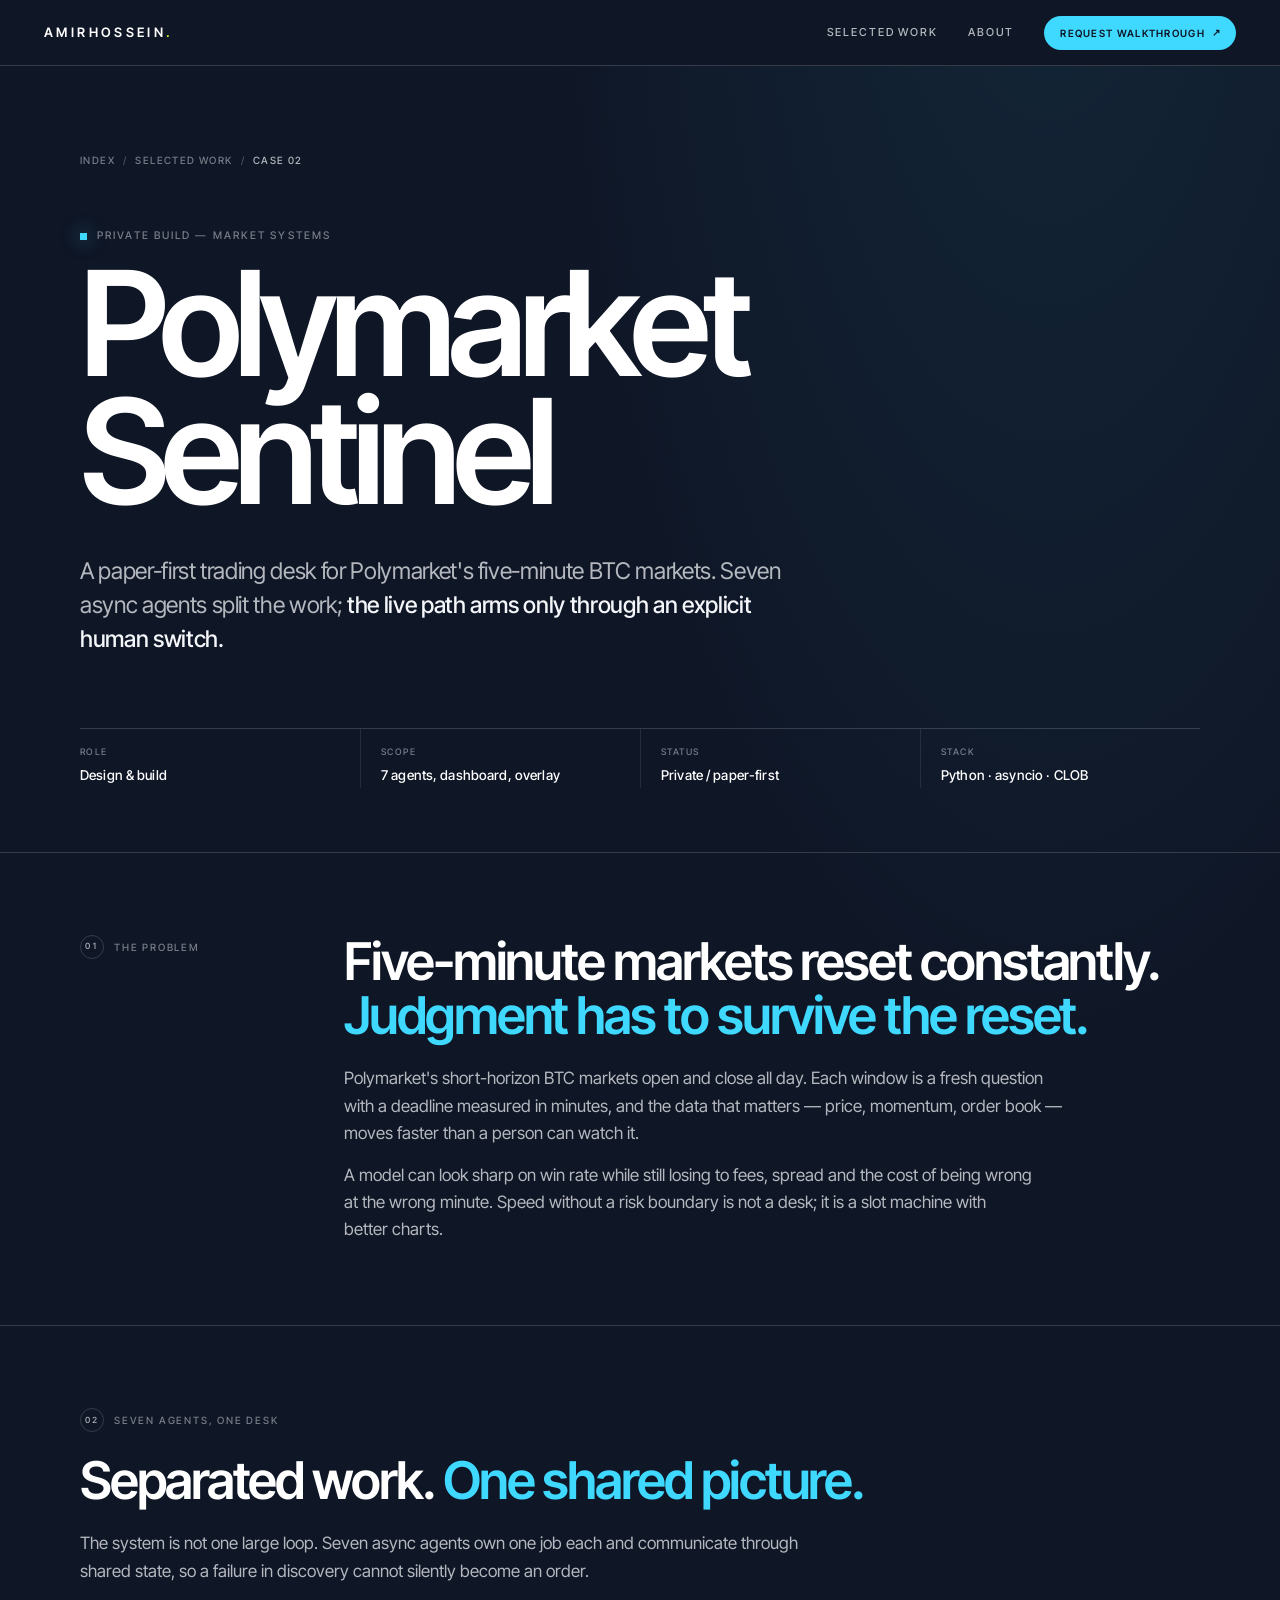
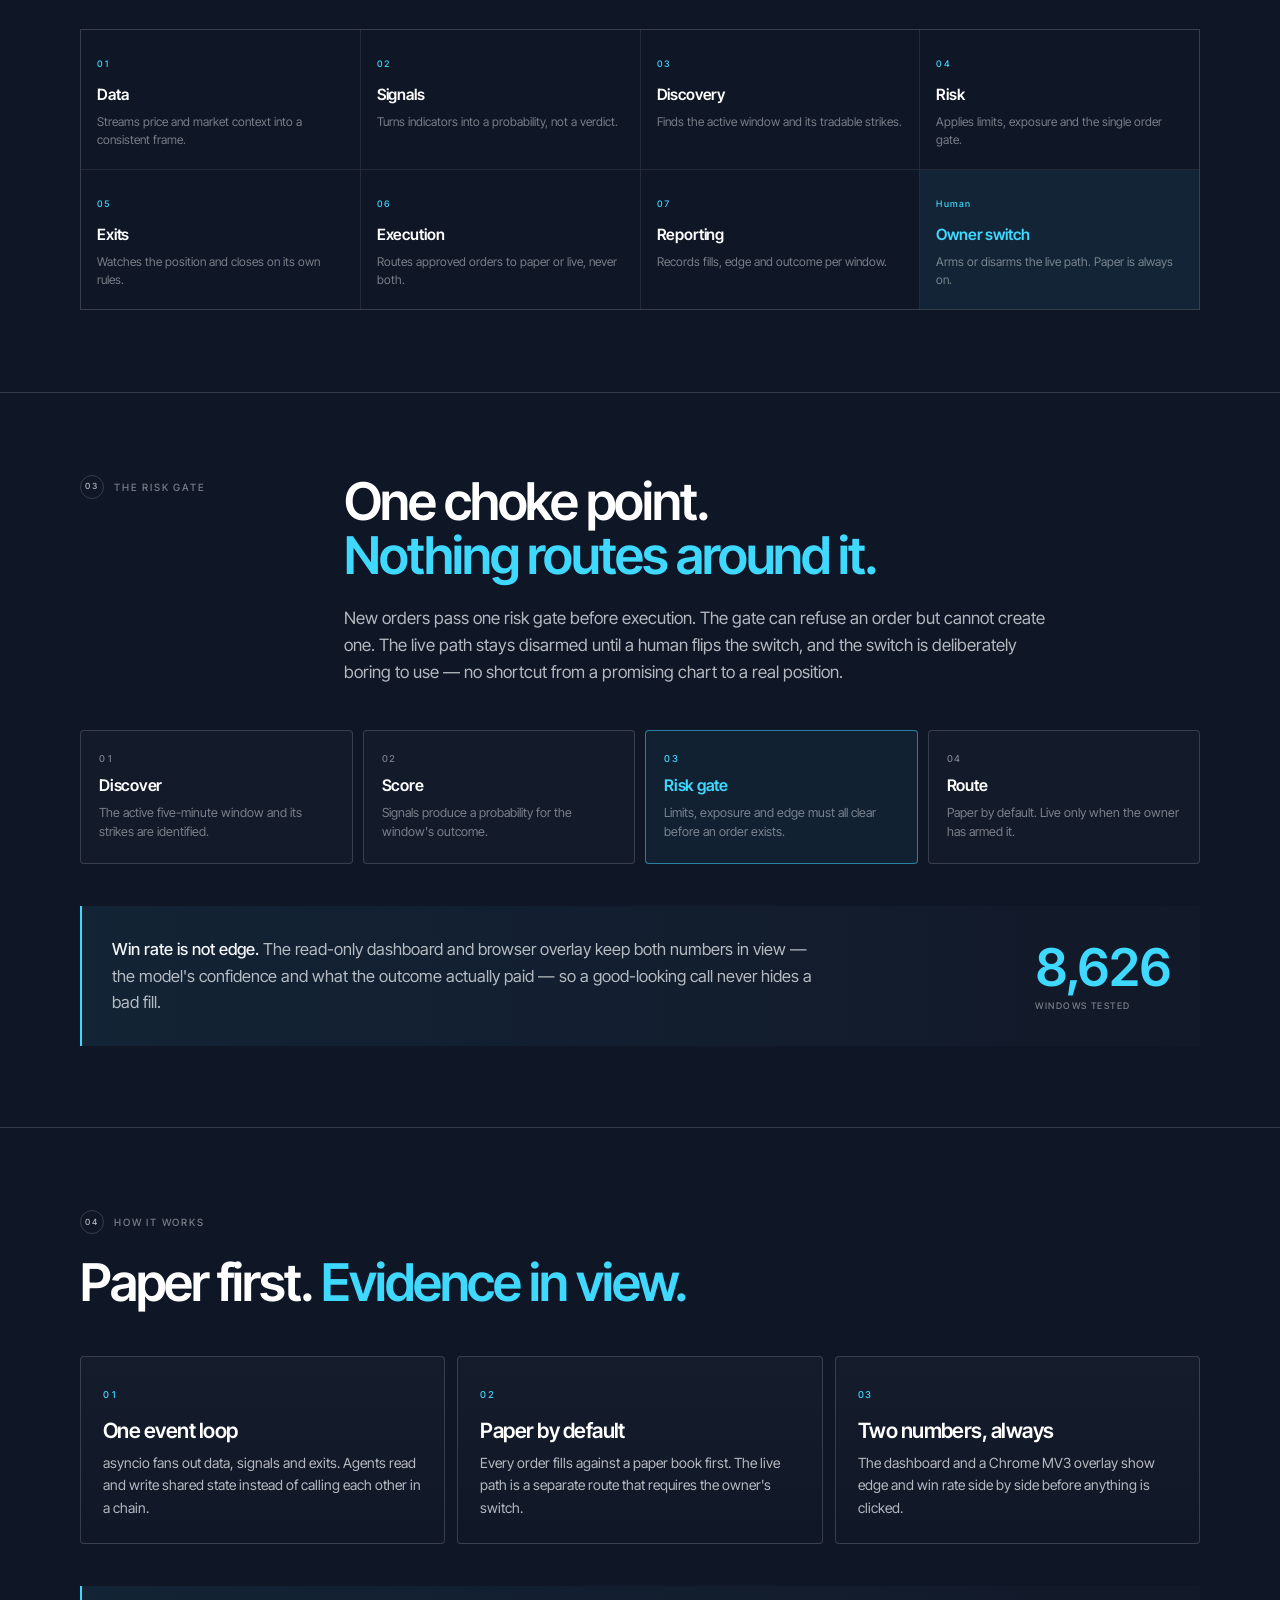
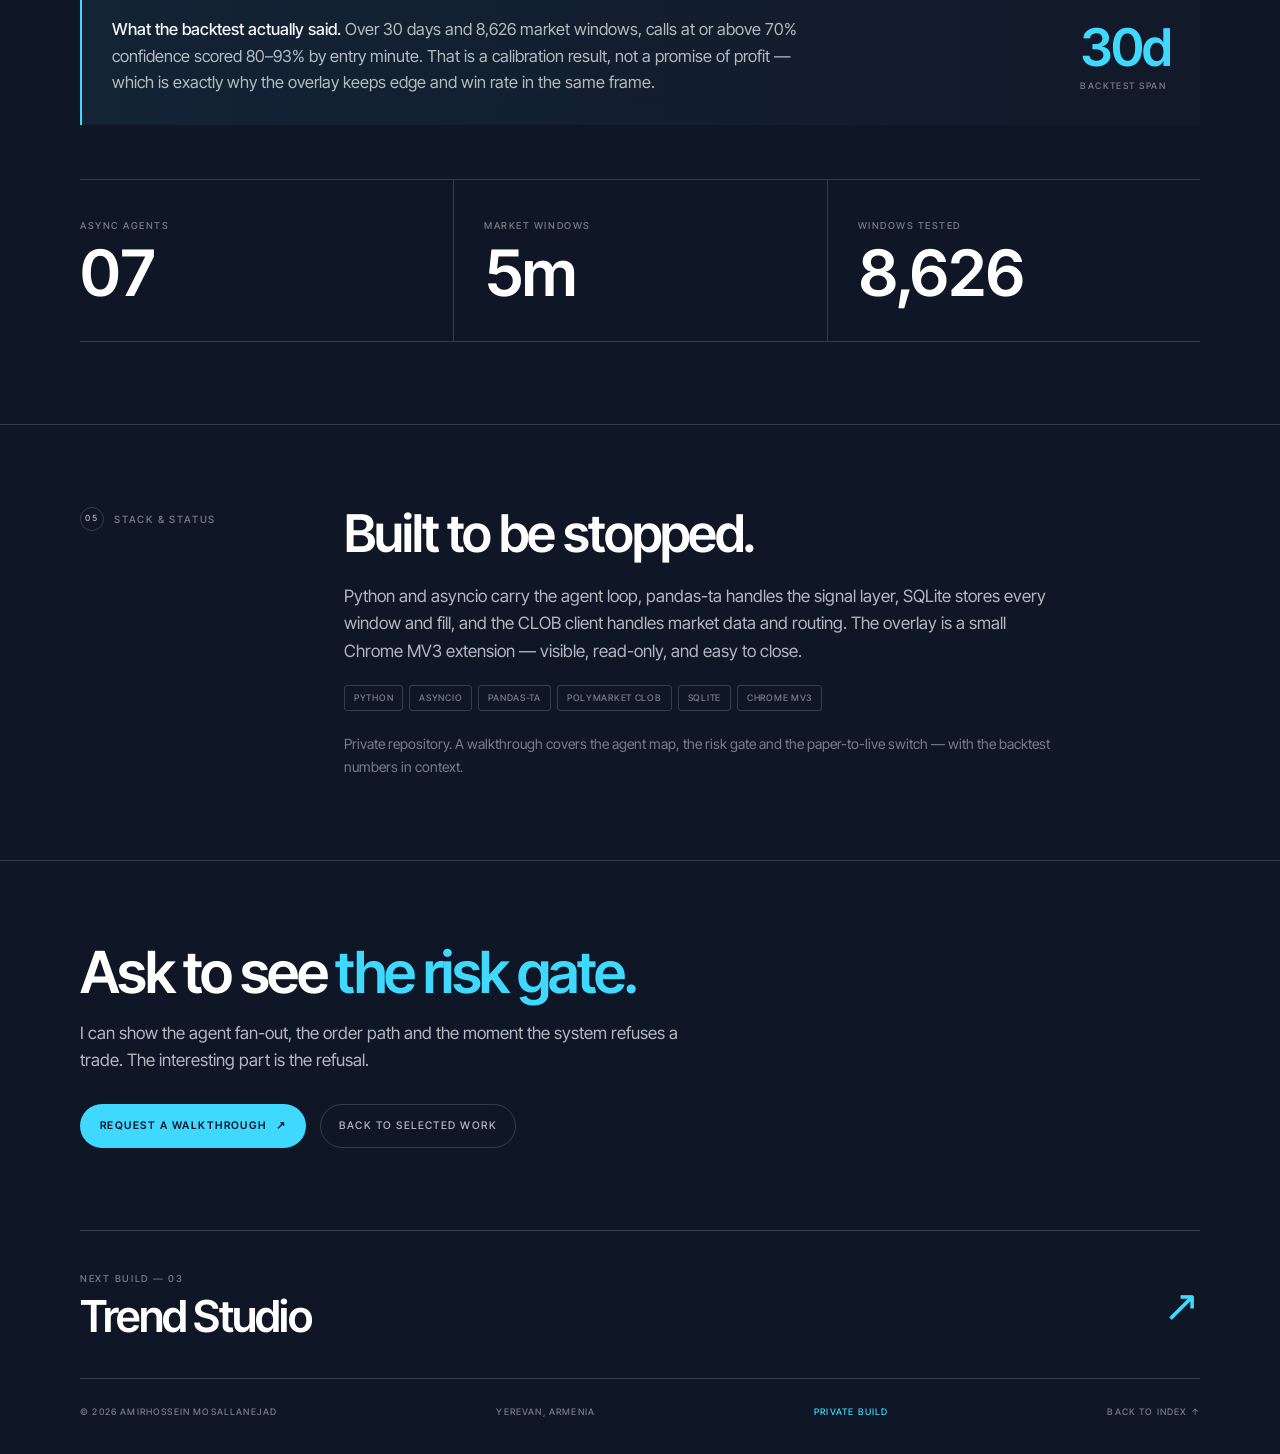
<file: polymarket-sentinel.html>
<!doctype html>
<html lang="en">
<head>
<meta charset="utf-8" />
<meta name="viewport" content="width=device-width, initial-scale=1" />
<title>Polymarket Sentinel — a paper-first trading desk</title>
<meta name="description" content="Polymarket Sentinel is a paper-first trading desk for five-minute BTC markets: seven async agents, one risk gate, one human switch." />
<meta name="author" content="Amirhossein Mosallanejad" />
<meta name="robots" content="index, follow, max-image-preview:large" />
<link rel="canonical" href="https://amirhosseinmosallanejad.github.io/polymarket-sentinel.html" />
<link rel="me" href="https://github.com/AMIRHOSSEINMOSALLANEJAD" />
<meta name="color-scheme" content="dark" />
<meta name="theme-color" content="#0f1626" />
<meta property="og:type" content="article" />
<meta property="og:site_name" content="Amirhossein Mosallanejad" />
<meta property="og:locale" content="en_US" />
<meta property="og:url" content="https://amirhosseinmosallanejad.github.io/polymarket-sentinel.html" />
<meta property="og:title" content="Polymarket Sentinel — speed with a stop button" />
<meta property="og:description" content="A paper-first trading desk for Polymarket's five-minute BTC markets. Seven async agents, one risk gate, one human switch." />
<meta property="og:image" content="https://amirhosseinmosallanejad.github.io/scene-poster.jpg" />
<meta property="og:image:alt" content="An isometric night scene with a glowing blue building and cooling towers." />
<meta name="twitter:card" content="summary_large_image" />
<meta name="twitter:title" content="Polymarket Sentinel — speed with a stop button" />
<meta name="twitter:description" content="Case study: seven async agents, one risk gate, one human switch." />
<meta name="twitter:image" content="https://amirhosseinmosallanejad.github.io/scene-poster.jpg" />
<script type="application/ld+json">
{
  "@context": "https://schema.org",
  "@type": "CreativeWork",
  "name": "Polymarket Sentinel",
  "url": "https://amirhosseinmosallanejad.github.io/polymarket-sentinel.html",
  "description": "A paper-first trading desk for Polymarket's five-minute BTC markets, built from seven async agents with a single risk gate and an explicit human switch for the live path.",
  "creator": {
    "@type": "Person",
    "name": "Amirhossein Mosallanejad",
    "url": "https://amirhosseinmosallanejad.github.io/"
  },
  "keywords": "prediction markets, trading systems, AI agents, risk management, Python, asyncio",
  "isAccessibleForFree": true
}
</script>
<link rel="icon" href="data:image/svg+xml,%3Csvg xmlns='http://www.w3.org/2000/svg' viewBox='0 0 64 64'%3E%3Crect width='64' height='64' rx='14' fill='%230f1626'/%3E%3Cpath d='M18 46 31 17h3l13 29h-7l-3-8H27l-3 8z' fill='%23c6ff2e'/%3E%3C/svg%3E" />
<link rel="preload" href="inter-tight-latin.woff2" as="font" type="font/woff2" crossorigin />
<link rel="stylesheet" href="case-study.css" />
</head>
<body class="case case-cyan">

<a class="skip" href="#main">Skip to case study</a>

<header class="topbar">
  <a class="wordmark" href="index.html" aria-label="Amirhossein — back to portfolio">Amirhossein<span>.</span></a>
  <nav class="topnav" aria-label="Case navigation">
    <a href="index.html#work">Selected work</a>
    <a href="index.html#about">About</a>
    <a class="topcta" href="mailto:mosalanejadamirhossein@gmail.com?subject=Polymarket%20Sentinel%20walkthrough">Request walkthrough <span class="arr" aria-hidden="true">↗</span></a>
  </nav>
</header>

<main id="main">

  <section class="case-hero" aria-labelledby="case-title">
    <div class="wrap">
      <nav class="crumbs" aria-label="Breadcrumb">
        <a href="index.html">Index</a><span aria-hidden="true">/</span>
        <a href="index.html#work">Selected work</a><span aria-hidden="true">/</span>
        <b>Case 02</b>
      </nav>
      <p class="kicker"><i aria-hidden="true"></i>Private build — market systems</p>
      <h1 id="case-title">Polymarket<br />Sentinel</h1>
      <p class="standfirst">A paper-first trading desk for Polymarket's five-minute BTC markets. Seven async agents split the work; <strong>the live path arms only through an explicit human switch.</strong></p>
      <ul class="hero-meta" aria-label="Project facts">
        <li><span>Role</span><b>Design &amp; build</b></li>
        <li><span>Scope</span><b>7 agents, dashboard, overlay</b></li>
        <li><span>Status</span><b>Private / paper-first</b></li>
        <li><span>Stack</span><b>Python · asyncio · CLOB</b></li>
      </ul>
    </div>
  </section>

  <section class="band" aria-labelledby="problem-title">
    <div class="wrap split">
      <p class="label"><span>01</span>The problem</p>
      <div>
        <h2 id="problem-title">Five-minute markets reset constantly. <em>Judgment has to survive the reset.</em></h2>
        <div class="prose">
          <p>Polymarket's short-horizon BTC markets open and close all day. Each window is a fresh question with a deadline measured in minutes, and the data that matters — price, momentum, order book — moves faster than a person can watch it.</p>
          <p>A model can look sharp on win rate while still losing to fees, spread and the cost of being wrong at the wrong minute. Speed without a risk boundary is not a desk; it is a slot machine with better charts.</p>
        </div>
      </div>
    </div>
  </section>

  <section class="band" aria-labelledby="agents-title">
    <div class="wrap">
      <p class="label"><span>02</span>Seven agents, one desk</p>
      <h2 id="agents-title" class="band-title">Separated work. <em>One shared picture.</em></h2>
      <div class="prose">
        <p>The system is not one large loop. Seven async agents own one job each and communicate through shared state, so a failure in discovery cannot silently become an order.</p>
      </div>
      <ul class="agents" aria-label="Agent responsibilities">
        <li class="agent"><span>01</span><h3>Data</h3><p>Streams price and market context into a consistent frame.</p></li>
        <li class="agent"><span>02</span><h3>Signals</h3><p>Turns indicators into a probability, not a verdict.</p></li>
        <li class="agent"><span>03</span><h3>Discovery</h3><p>Finds the active window and its tradable strikes.</p></li>
        <li class="agent"><span>04</span><h3>Risk</h3><p>Applies limits, exposure and the single order gate.</p></li>
        <li class="agent"><span>05</span><h3>Exits</h3><p>Watches the position and closes on its own rules.</p></li>
        <li class="agent"><span>06</span><h3>Execution</h3><p>Routes approved orders to paper or live, never both.</p></li>
        <li class="agent"><span>07</span><h3>Reporting</h3><p>Records fills, edge and outcome per window.</p></li>
        <li class="agent is-human"><span>Human</span><h3>Owner switch</h3><p>Arms or disarms the live path. Paper is always on.</p></li>
      </ul>
    </div>
  </section>

  <section class="band" aria-labelledby="gate-title">
    <div class="wrap">
      <div class="split">
        <p class="label"><span>03</span>The risk gate</p>
        <div>
          <h2 id="gate-title">One choke point. <em>Nothing routes around it.</em></h2>
          <div class="prose">
            <p>New orders pass one risk gate before execution. The gate can refuse an order but cannot create one. The live path stays disarmed until a human flips the switch, and the switch is deliberately boring to use — no shortcut from a promising chart to a real position.</p>
          </div>
        </div>
      </div>
      <ol class="flow" aria-label="Order pipeline">
        <li class="step">
          <h3>Discover</h3>
          <p>The active five-minute window and its strikes are identified.</p>
        </li>
        <li class="step">
          <h3>Score</h3>
          <p>Signals produce a probability for the window's outcome.</p>
        </li>
        <li class="step is-gate">
          <h3>Risk gate</h3>
          <p>Limits, exposure and edge must all clear before an order exists.</p>
        </li>
        <li class="step">
          <h3>Route</h3>
          <p>Paper by default. Live only when the owner has armed it.</p>
        </li>
      </ol>
      <div class="callout">
        <p><strong>Win rate is not edge.</strong> The read-only dashboard and browser overlay keep both numbers in view — the model's confidence and what the outcome actually paid — so a good-looking call never hides a bad fill.</p>
        <div class="big">8,626<small>Windows tested</small></div>
      </div>
    </div>
  </section>

  <section class="band" aria-labelledby="works-title">
    <div class="wrap">
      <p class="label"><span>04</span>How it works</p>
      <h2 id="works-title" class="band-title">Paper first. <em>Evidence in view.</em></h2>
      <div class="cards">
        <div class="card">
          <span class="cnum">01</span>
          <h3>One event loop</h3>
          <p>asyncio fans out data, signals and exits. Agents read and write shared state instead of calling each other in a chain.</p>
        </div>
        <div class="card">
          <span class="cnum">02</span>
          <h3>Paper by default</h3>
          <p>Every order fills against a paper book first. The live path is a separate route that requires the owner's switch.</p>
        </div>
        <div class="card">
          <span class="cnum">03</span>
          <h3>Two numbers, always</h3>
          <p>The dashboard and a Chrome MV3 overlay show edge and win rate side by side before anything is clicked.</p>
        </div>
      </div>
      <div class="callout" style="margin-top:clamp(28px,3.6vw,42px)">
        <p><strong>What the backtest actually said.</strong> Over 30 days and 8,626 market windows, calls at or above 70% confidence scored 80–93% by entry minute. That is a calibration result, not a promise of profit — which is exactly why the overlay keeps edge and win rate in the same frame.</p>
        <div class="big">30d<small>Backtest span</small></div>
      </div>
      <dl class="stats-band" style="margin-top:clamp(34px,4.6vw,54px)" aria-label="Sentinel in numbers">
        <div><dt>Async agents</dt><dd>07</dd></div>
        <div><dt>Market windows</dt><dd>5m</dd></div>
        <div><dt>Windows tested</dt><dd>8,626</dd></div>
      </dl>
    </div>
  </section>

  <section class="band" aria-labelledby="stack-title">
    <div class="wrap split">
      <p class="label"><span>05</span>Stack &amp; status</p>
      <div>
        <h2 id="stack-title">Built to be stopped.</h2>
        <div class="prose">
          <p>Python and asyncio carry the agent loop, pandas-ta handles the signal layer, SQLite stores every window and fill, and the CLOB client handles market data and routing. The overlay is a small Chrome MV3 extension — visible, read-only, and easy to close.</p>
        </div>
        <ul class="tags" aria-label="Stack">
          <li>Python</li><li>asyncio</li><li>pandas-ta</li><li>Polymarket CLOB</li><li>SQLite</li><li>Chrome MV3</li>
        </ul>
        <div class="prose">
          <p class="muted-note">Private repository. A walkthrough covers the agent map, the risk gate and the paper-to-live switch — with the backtest numbers in context.</p>
        </div>
      </div>
    </div>
  </section>

  <section class="band cta" aria-labelledby="cta-title">
    <div class="wrap">
      <h2 id="cta-title">Ask to see <em>the risk gate.</em></h2>
      <p>I can show the agent fan-out, the order path and the moment the system refuses a trade. The interesting part is the refusal.</p>
      <div class="cta-row">
        <a class="btn" href="mailto:mosalanejadamirhossein@gmail.com?subject=Polymarket%20Sentinel%20walkthrough">Request a walkthrough <span aria-hidden="true">↗</span></a>
        <a class="btn-ghost" href="index.html#work">Back to selected work</a>
      </div>
    </div>
  </section>

  <a class="next wrap" href="trend-studio.html" aria-label="Next build: Trend Studio">
    <span>
      <span class="nlabel">Next build — 03</span>
      <span class="ntitle">Trend Studio</span>
    </span>
    <span class="narr" aria-hidden="true">↗</span>
  </a>

  <footer class="footer wrap">
    <span>© 2026 Amirhossein Mosallanejad</span>
    <span>Yerevan, Armenia</span>
    <span class="lime">Private build</span>
    <a href="index.html">Back to index <span aria-hidden="true">↑</span></a>
  </footer>

</main>
</body>
</html>
</file>
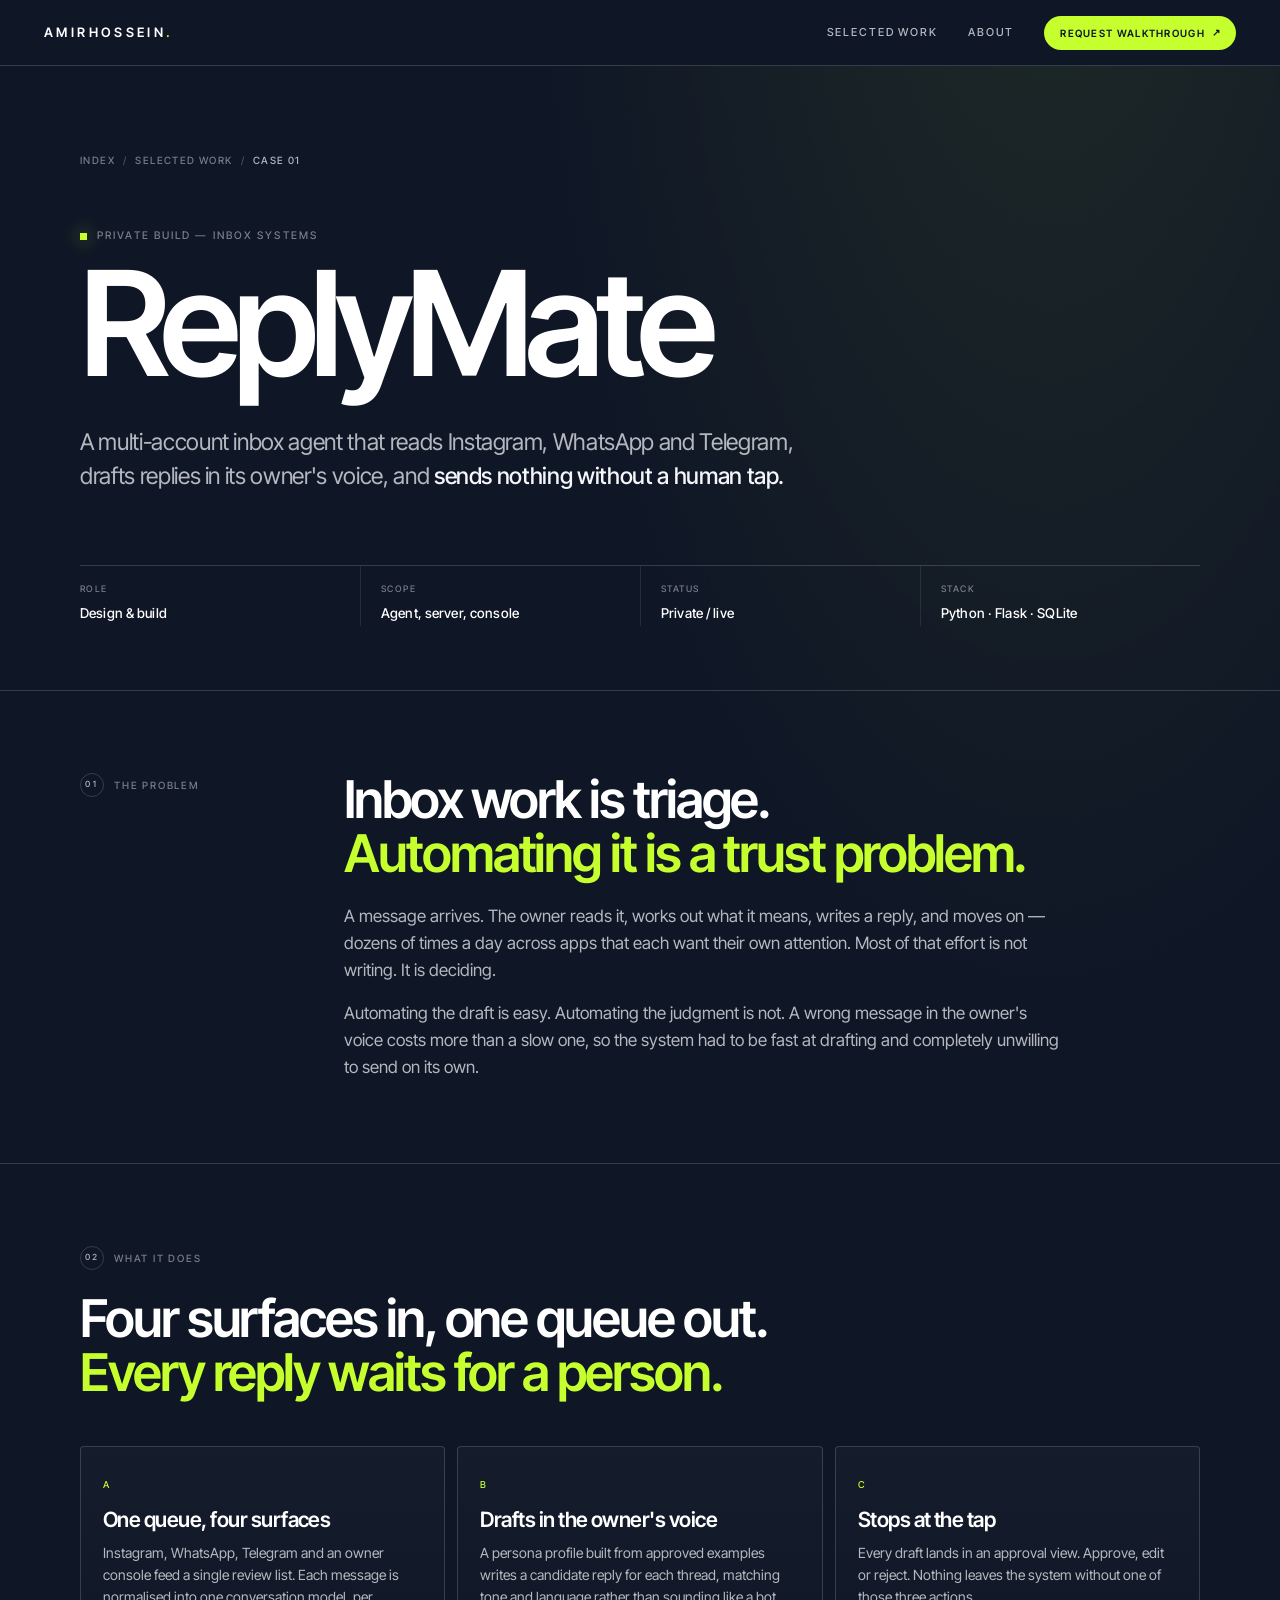
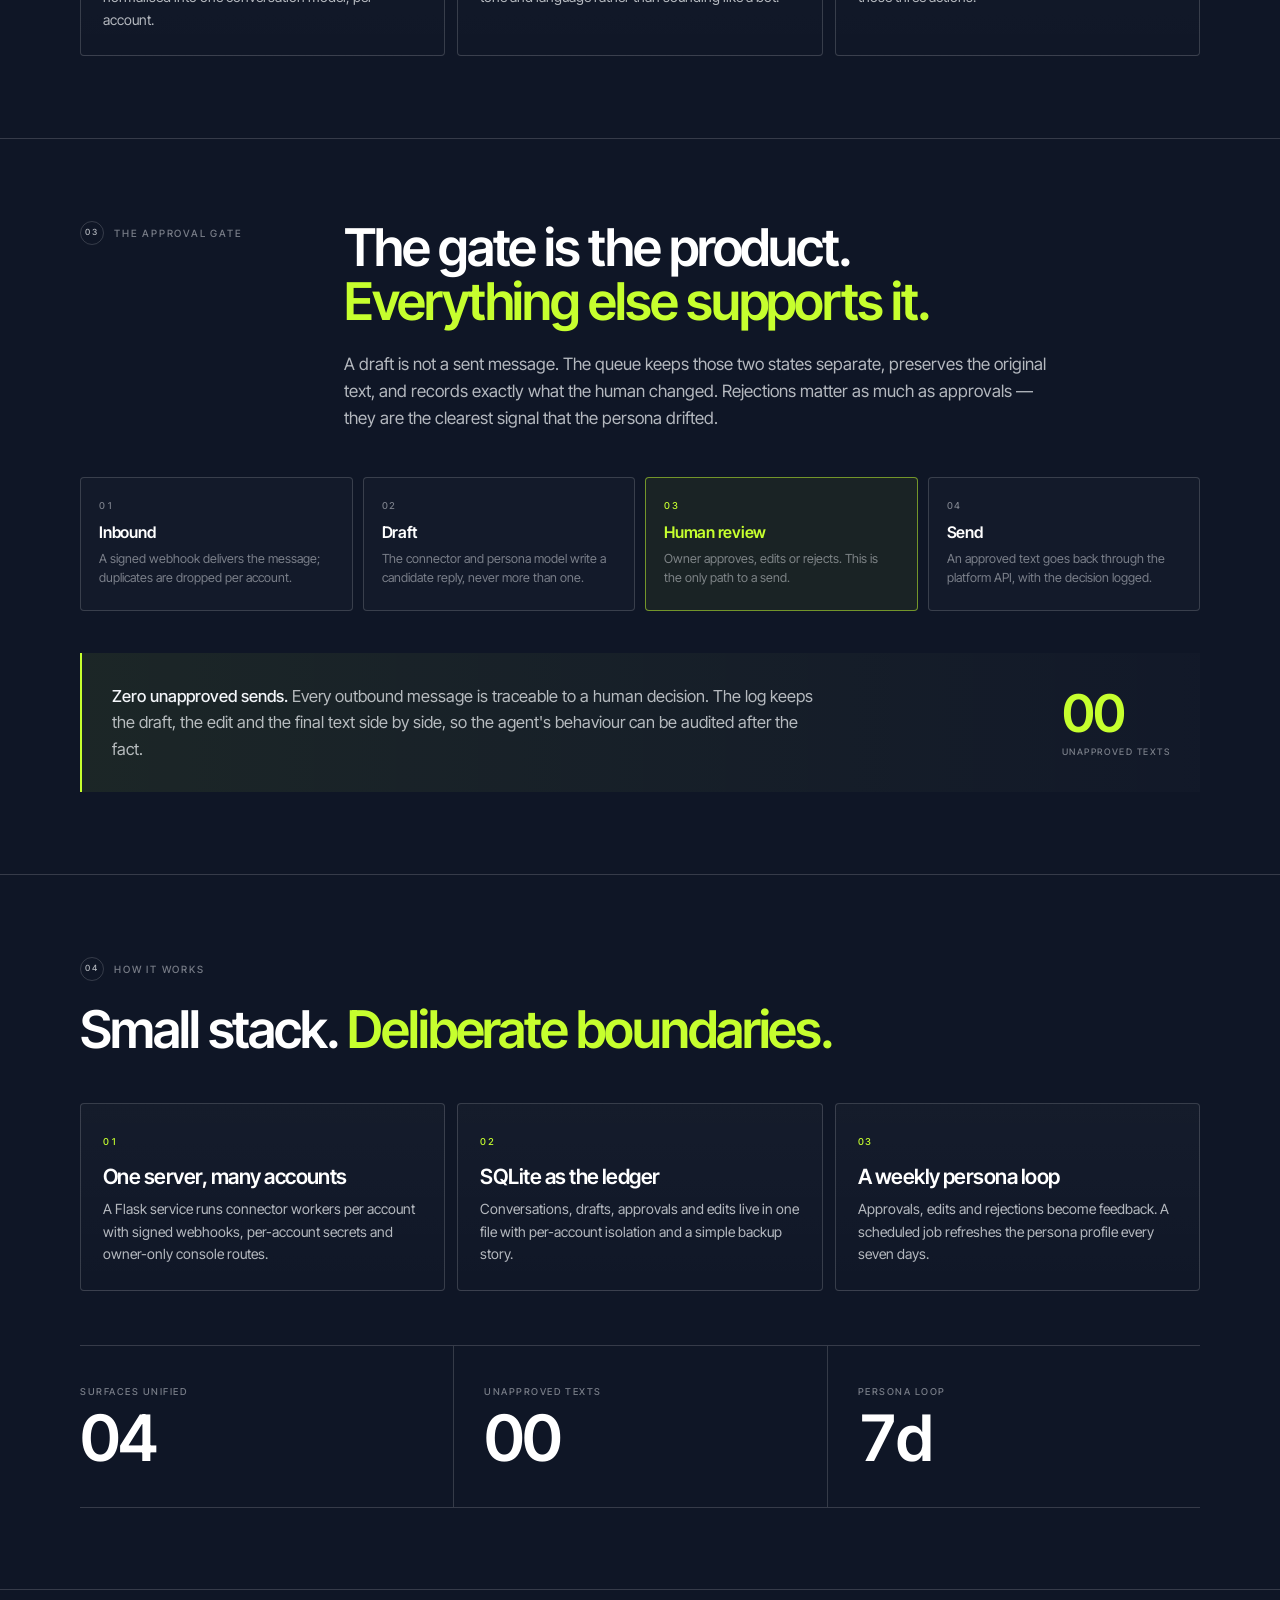
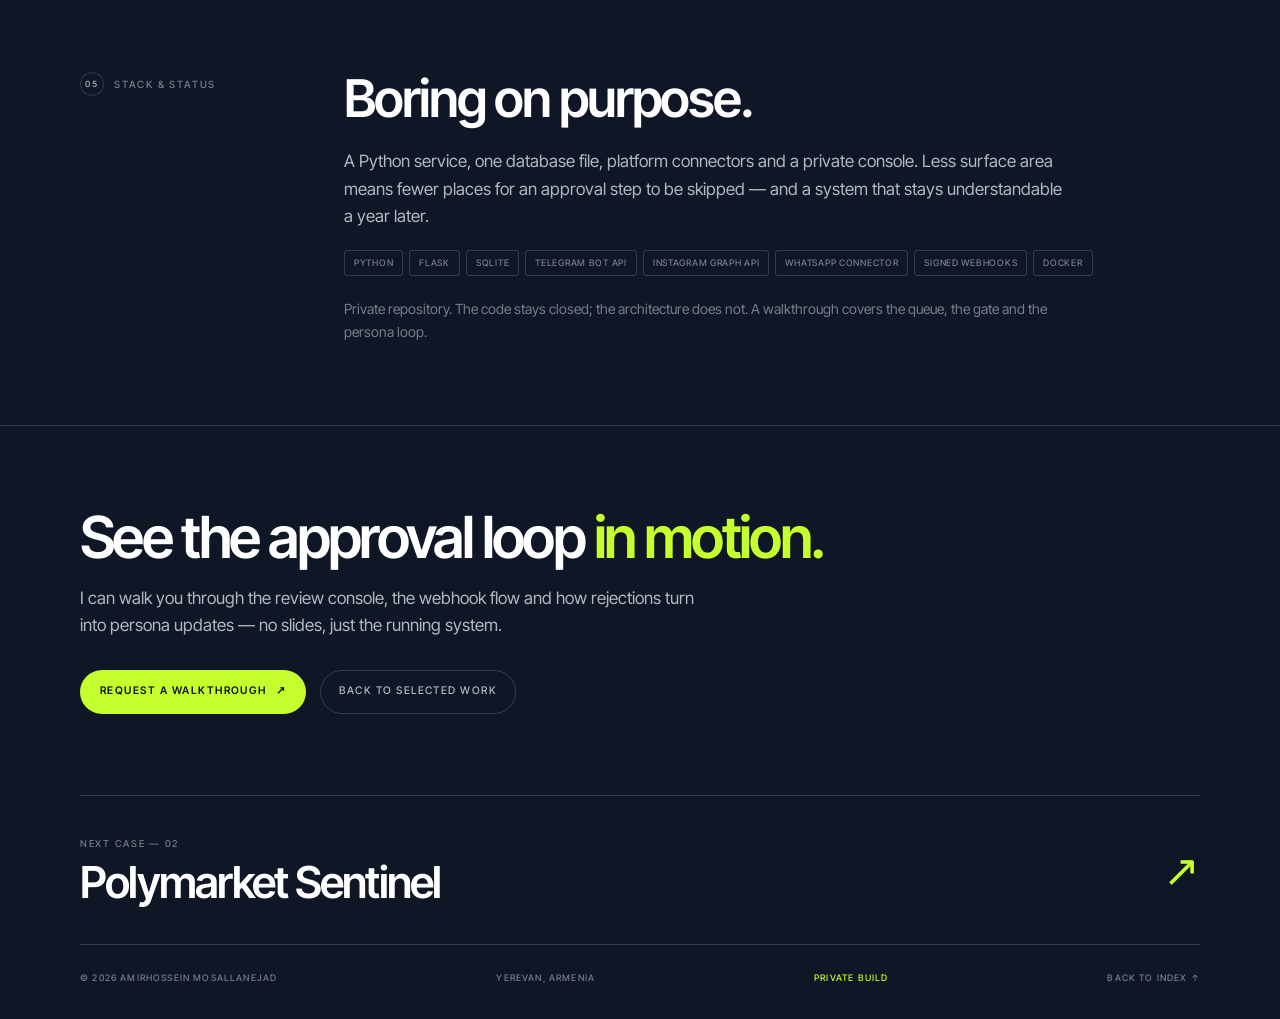
<file: replymate.html>
<!doctype html>
<html lang="en">
<head>
<meta charset="utf-8" />
<meta name="viewport" content="width=device-width, initial-scale=1" />
<title>ReplyMate — a human-in-the-loop inbox agent</title>
<meta name="description" content="ReplyMate is a multi-account inbox agent for Instagram, WhatsApp and Telegram. It drafts in its owner's voice and sends nothing without a human tap." />
<meta name="author" content="Amirhossein Mosallanejad" />
<meta name="robots" content="index, follow, max-image-preview:large" />
<link rel="canonical" href="https://amirhosseinmosallanejad.github.io/replymate.html" />
<link rel="me" href="https://github.com/AMIRHOSSEINMOSALLANEJAD" />
<meta name="color-scheme" content="dark" />
<meta name="theme-color" content="#0f1626" />
<meta property="og:type" content="article" />
<meta property="og:site_name" content="Amirhossein Mosallanejad" />
<meta property="og:locale" content="en_US" />
<meta property="og:url" content="https://amirhosseinmosallanejad.github.io/replymate.html" />
<meta property="og:title" content="ReplyMate — agents that draft, humans that send" />
<meta property="og:description" content="A multi-account inbox agent for Instagram, WhatsApp and Telegram. Drafts in the owner's voice; sends no text without a human tap." />
<meta property="og:image" content="https://amirhosseinmosallanejad.github.io/scene-poster.jpg" />
<meta property="og:image:alt" content="An isometric night scene with a glowing blue building and cooling towers." />
<meta name="twitter:card" content="summary_large_image" />
<meta name="twitter:title" content="ReplyMate — agents that draft, humans that send" />
<meta name="twitter:description" content="Case study: a multi-account inbox agent with a human approval gate." />
<meta name="twitter:image" content="https://amirhosseinmosallanejad.github.io/scene-poster.jpg" />
<script type="application/ld+json">
{
  "@context": "https://schema.org",
  "@type": "CreativeWork",
  "name": "ReplyMate",
  "url": "https://amirhosseinmosallanejad.github.io/replymate.html",
  "description": "A multi-account inbox agent for Instagram, WhatsApp and Telegram that drafts replies in its owner's voice and sends nothing without human approval.",
  "creator": {
    "@type": "Person",
    "name": "Amirhossein Mosallanejad",
    "url": "https://amirhosseinmosallanejad.github.io/"
  },
  "keywords": "AI agent, inbox automation, human-in-the-loop, Python, Flask",
  "isAccessibleForFree": true
}
</script>
<link rel="icon" href="data:image/svg+xml,%3Csvg xmlns='http://www.w3.org/2000/svg' viewBox='0 0 64 64'%3E%3Crect width='64' height='64' rx='14' fill='%230f1626'/%3E%3Cpath d='M18 46 31 17h3l13 29h-7l-3-8H27l-3 8z' fill='%23c6ff2e'/%3E%3C/svg%3E" />
<link rel="preload" href="inter-tight-latin.woff2" as="font" type="font/woff2" crossorigin />
<link rel="stylesheet" href="case-study.css" />
</head>
<body class="case case-lime">

<a class="skip" href="#main">Skip to case study</a>

<header class="topbar">
  <a class="wordmark" href="index.html" aria-label="Amirhossein — back to portfolio">Amirhossein<span>.</span></a>
  <nav class="topnav" aria-label="Case navigation">
    <a href="index.html#work">Selected work</a>
    <a href="index.html#about">About</a>
    <a class="topcta" href="mailto:mosalanejadamirhossein@gmail.com?subject=ReplyMate%20walkthrough">Request walkthrough <span class="arr" aria-hidden="true">↗</span></a>
  </nav>
</header>

<main id="main">

  <section class="case-hero" aria-labelledby="case-title">
    <div class="wrap">
      <nav class="crumbs" aria-label="Breadcrumb">
        <a href="index.html">Index</a><span aria-hidden="true">/</span>
        <a href="index.html#work">Selected work</a><span aria-hidden="true">/</span>
        <b>Case 01</b>
      </nav>
      <p class="kicker"><i aria-hidden="true"></i>Private build — inbox systems</p>
      <h1 id="case-title">ReplyMate</h1>
      <p class="standfirst">A multi-account inbox agent that reads Instagram, WhatsApp and Telegram, drafts replies in its owner's voice, and <strong>sends nothing without a human tap.</strong></p>
      <ul class="hero-meta" aria-label="Project facts">
        <li><span>Role</span><b>Design &amp; build</b></li>
        <li><span>Scope</span><b>Agent, server, console</b></li>
        <li><span>Status</span><b>Private / live</b></li>
        <li><span>Stack</span><b>Python · Flask · SQLite</b></li>
      </ul>
    </div>
  </section>

  <section class="band" aria-labelledby="problem-title">
    <div class="wrap split">
      <p class="label"><span>01</span>The problem</p>
      <div>
        <h2 id="problem-title">Inbox work is triage. <em>Automating it is a trust problem.</em></h2>
        <div class="prose">
          <p>A message arrives. The owner reads it, works out what it means, writes a reply, and moves on — dozens of times a day across apps that each want their own attention. Most of that effort is not writing. It is deciding.</p>
          <p>Automating the draft is easy. Automating the judgment is not. A wrong message in the owner's voice costs more than a slow one, so the system had to be fast at drafting and completely unwilling to send on its own.</p>
        </div>
      </div>
    </div>
  </section>

  <section class="band" aria-labelledby="does-title">
    <div class="wrap">
      <p class="label"><span>02</span>What it does</p>
      <h2 id="does-title" class="band-title">Four surfaces in, one queue out. <em>Every reply waits for a person.</em></h2>
      <div class="cards">
        <div class="card">
          <span class="cnum">A</span>
          <h3>One queue, four surfaces</h3>
          <p>Instagram, WhatsApp, Telegram and an owner console feed a single review list. Each message is normalised into one conversation model, per account.</p>
        </div>
        <div class="card">
          <span class="cnum">B</span>
          <h3>Drafts in the owner's voice</h3>
          <p>A persona profile built from approved examples writes a candidate reply for each thread, matching tone and language rather than sounding like a bot.</p>
        </div>
        <div class="card">
          <span class="cnum">C</span>
          <h3>Stops at the tap</h3>
          <p>Every draft lands in an approval view. Approve, edit or reject. Nothing leaves the system without one of those three actions.</p>
        </div>
      </div>
    </div>
  </section>

  <section class="band" aria-labelledby="gate-title">
    <div class="wrap">
      <div class="split">
        <p class="label"><span>03</span>The approval gate</p>
        <div>
          <h2 id="gate-title">The gate is the product. <em>Everything else supports it.</em></h2>
          <div class="prose">
            <p>A draft is not a sent message. The queue keeps those two states separate, preserves the original text, and records exactly what the human changed. Rejections matter as much as approvals — they are the clearest signal that the persona drifted.</p>
          </div>
        </div>
      </div>
      <ol class="flow" aria-label="Approval pipeline">
        <li class="step">
          <h3>Inbound</h3>
          <p>A signed webhook delivers the message; duplicates are dropped per account.</p>
        </li>
        <li class="step">
          <h3>Draft</h3>
          <p>The connector and persona model write a candidate reply, never more than one.</p>
        </li>
        <li class="step is-gate">
          <h3>Human review</h3>
          <p>Owner approves, edits or rejects. This is the only path to a send.</p>
        </li>
        <li class="step">
          <h3>Send</h3>
          <p>An approved text goes back through the platform API, with the decision logged.</p>
        </li>
      </ol>
      <div class="callout">
        <p><strong>Zero unapproved sends.</strong> Every outbound message is traceable to a human decision. The log keeps the draft, the edit and the final text side by side, so the agent's behaviour can be audited after the fact.</p>
        <div class="big">00<small>Unapproved texts</small></div>
      </div>
    </div>
  </section>

  <section class="band" aria-labelledby="works-title">
    <div class="wrap">
      <p class="label"><span>04</span>How it works</p>
      <h2 id="works-title" class="band-title">Small stack. <em>Deliberate boundaries.</em></h2>
      <div class="cards">
        <div class="card">
          <span class="cnum">01</span>
          <h3>One server, many accounts</h3>
          <p>A Flask service runs connector workers per account with signed webhooks, per-account secrets and owner-only console routes.</p>
        </div>
        <div class="card">
          <span class="cnum">02</span>
          <h3>SQLite as the ledger</h3>
          <p>Conversations, drafts, approvals and edits live in one file with per-account isolation and a simple backup story.</p>
        </div>
        <div class="card">
          <span class="cnum">03</span>
          <h3>A weekly persona loop</h3>
          <p>Approvals, edits and rejections become feedback. A scheduled job refreshes the persona profile every seven days.</p>
        </div>
      </div>
      <dl class="stats-band" style="margin-top:clamp(34px,4.6vw,54px)" aria-label="ReplyMate in numbers">
        <div><dt>Surfaces unified</dt><dd>04</dd></div>
        <div><dt>Unapproved texts</dt><dd>00</dd></div>
        <div><dt>Persona loop</dt><dd>7d</dd></div>
      </dl>
    </div>
  </section>

  <section class="band" aria-labelledby="stack-title">
    <div class="wrap split">
      <p class="label"><span>05</span>Stack &amp; status</p>
      <div>
        <h2 id="stack-title">Boring on purpose.</h2>
        <div class="prose">
          <p>A Python service, one database file, platform connectors and a private console. Less surface area means fewer places for an approval step to be skipped — and a system that stays understandable a year later.</p>
        </div>
        <ul class="tags" aria-label="Stack">
          <li>Python</li><li>Flask</li><li>SQLite</li><li>Telegram Bot API</li><li>Instagram Graph API</li><li>WhatsApp connector</li><li>Signed webhooks</li><li>Docker</li>
        </ul>
        <div class="prose">
          <p class="muted-note">Private repository. The code stays closed; the architecture does not. A walkthrough covers the queue, the gate and the persona loop.</p>
        </div>
      </div>
    </div>
  </section>

  <section class="band cta" aria-labelledby="cta-title">
    <div class="wrap">
      <h2 id="cta-title">See the approval loop <em>in motion.</em></h2>
      <p>I can walk you through the review console, the webhook flow and how rejections turn into persona updates — no slides, just the running system.</p>
      <div class="cta-row">
        <a class="btn" href="mailto:mosalanejadamirhossein@gmail.com?subject=ReplyMate%20walkthrough">Request a walkthrough <span aria-hidden="true">↗</span></a>
        <a class="btn-ghost" href="index.html#work">Back to selected work</a>
      </div>
    </div>
  </section>

  <a class="next wrap" href="polymarket-sentinel.html" aria-label="Next case: Polymarket Sentinel">
    <span>
      <span class="nlabel">Next case — 02</span>
      <span class="ntitle">Polymarket Sentinel</span>
    </span>
    <span class="narr" aria-hidden="true">↗</span>
  </a>

  <footer class="footer wrap">
    <span>© 2026 Amirhossein Mosallanejad</span>
    <span>Yerevan, Armenia</span>
    <span class="lime">Private build</span>
    <a href="index.html">Back to index <span aria-hidden="true">↑</span></a>
  </footer>

</main>
</body>
</html>
</file>
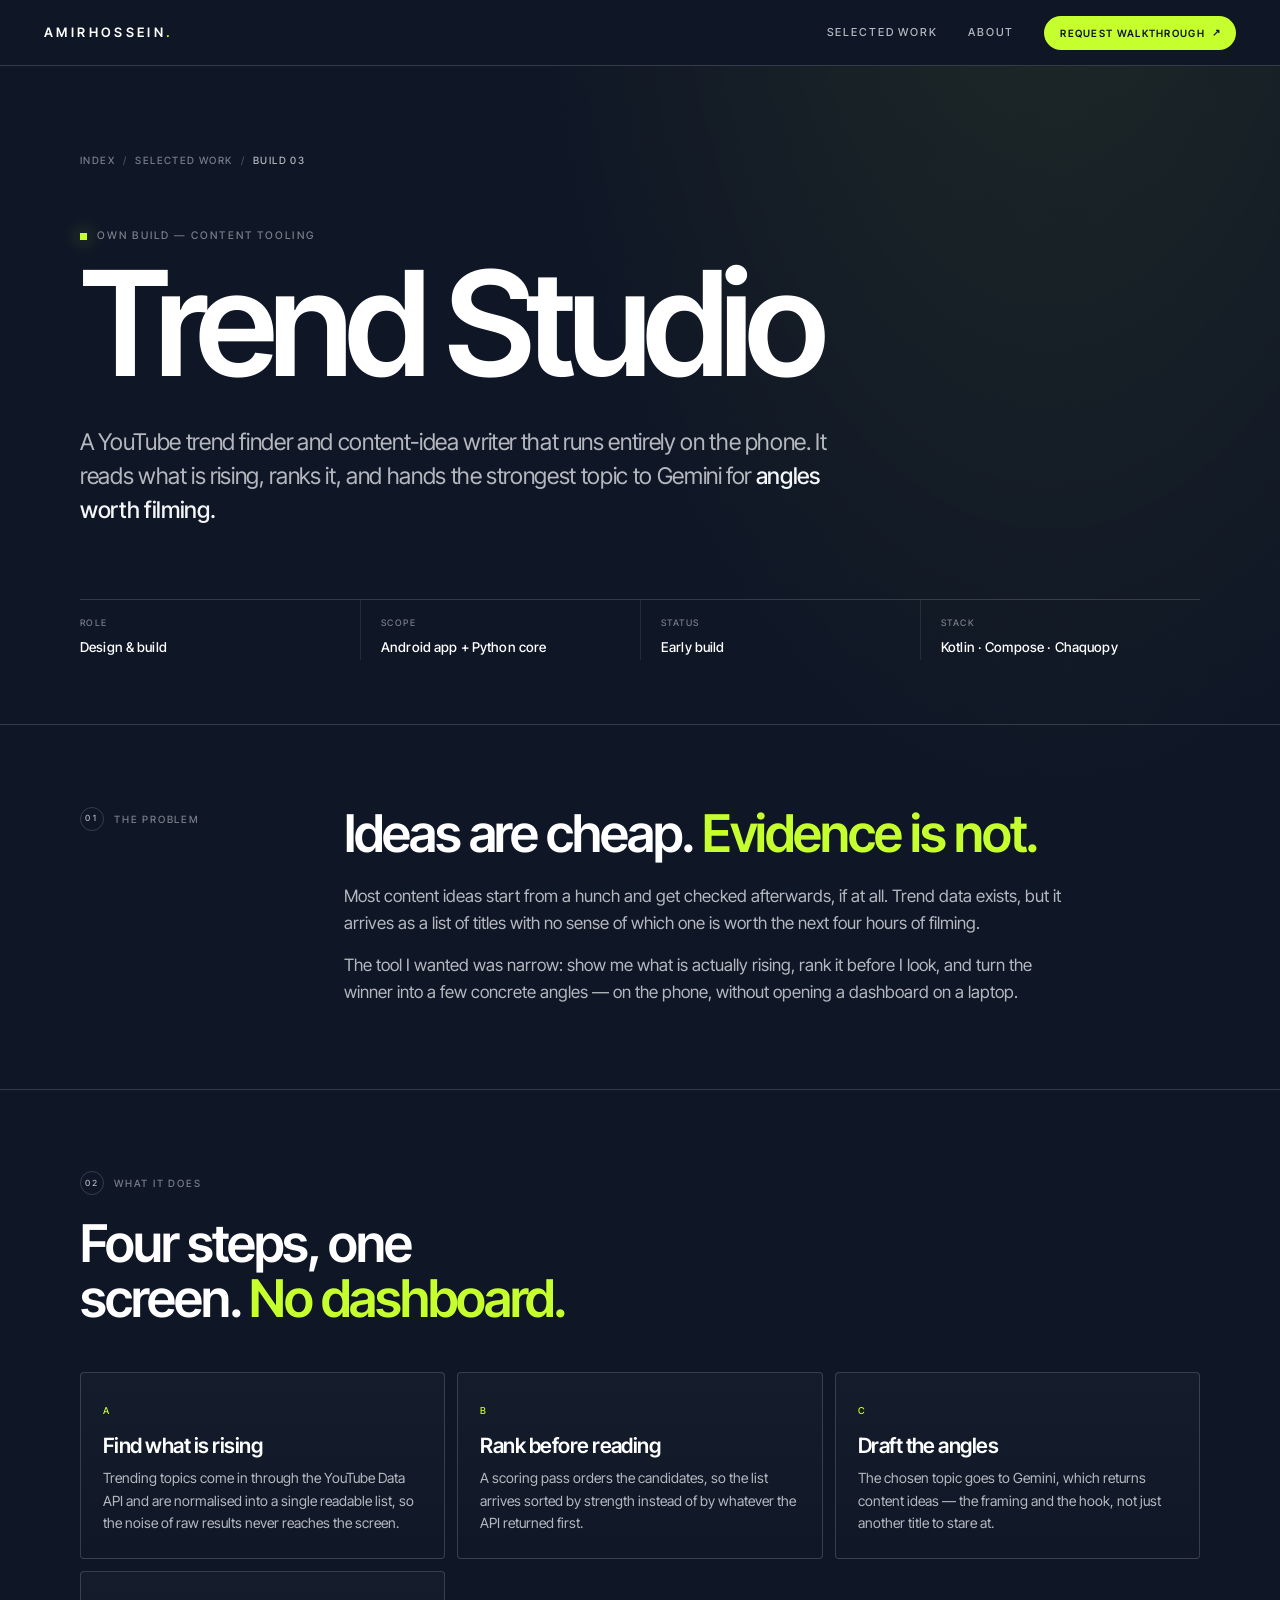
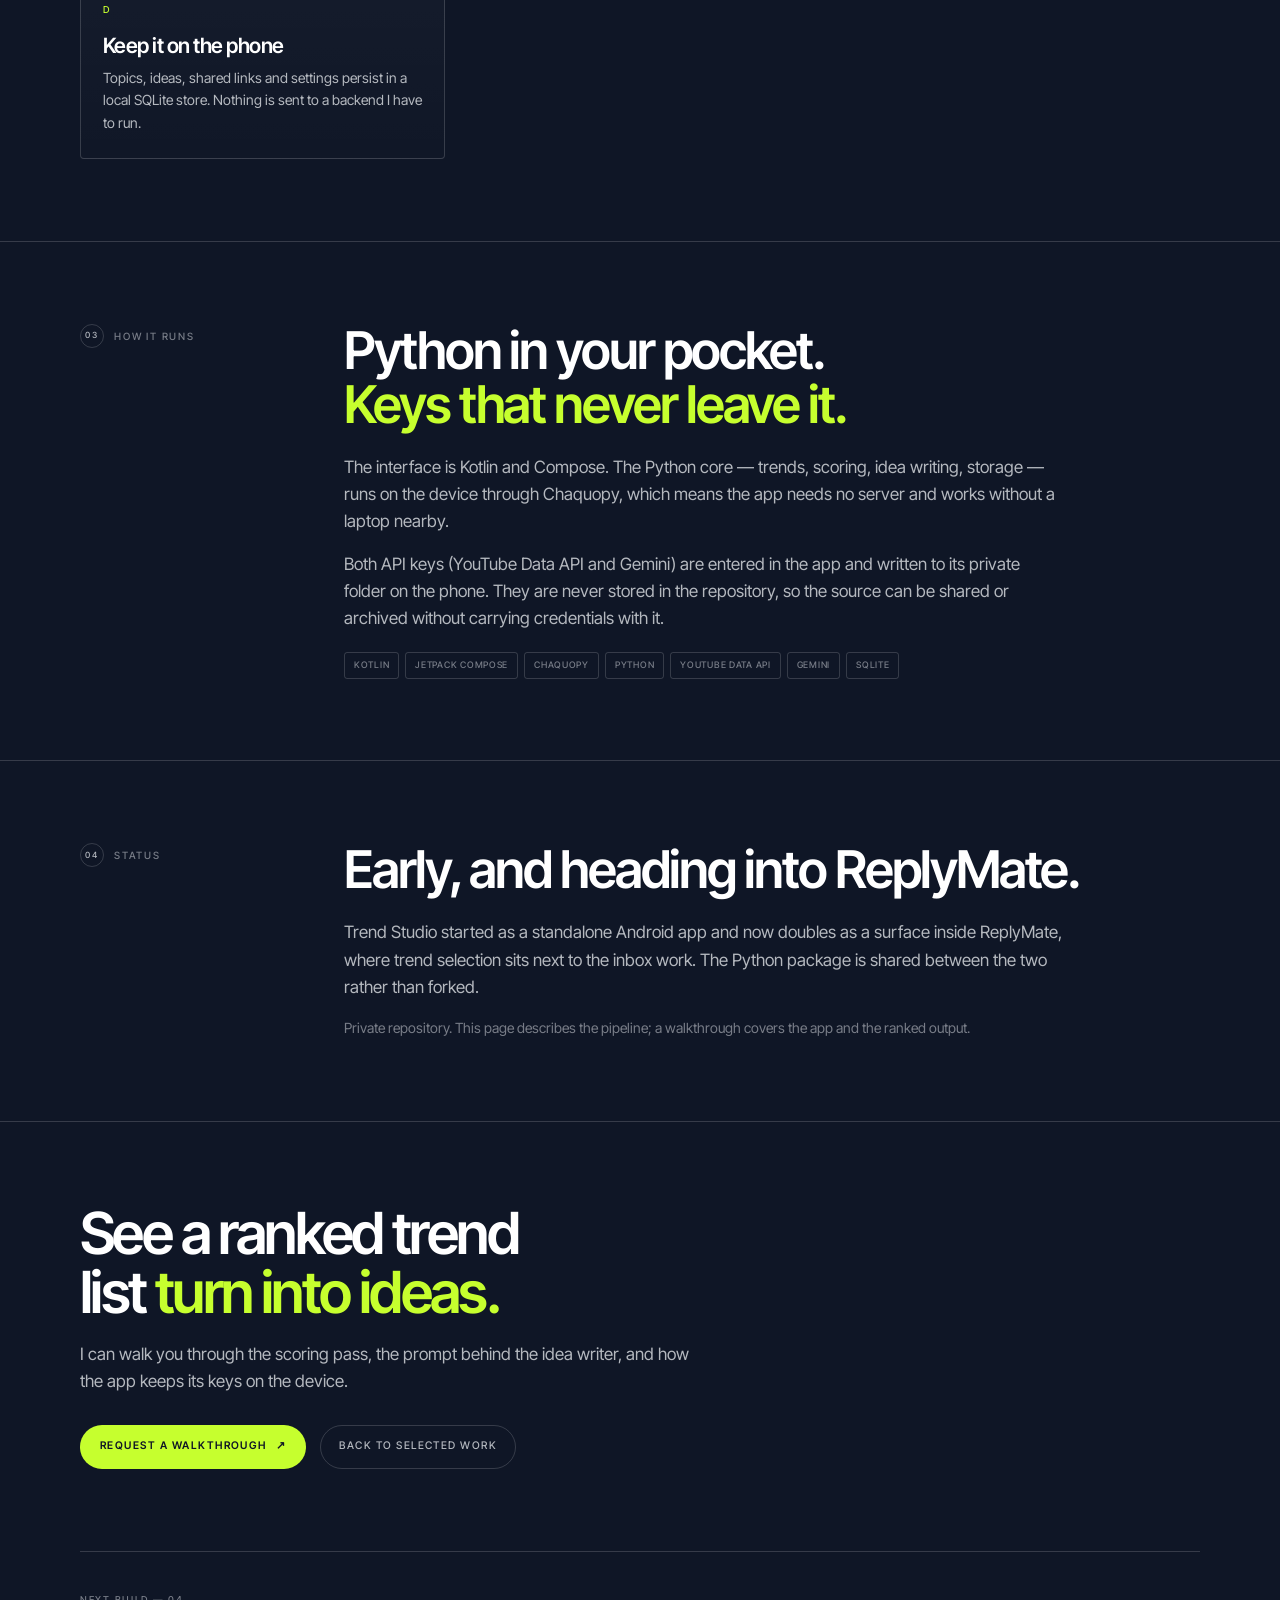
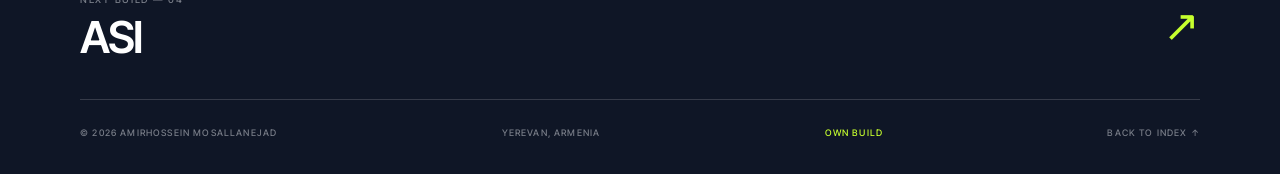
<file: trend-studio.html>
<!doctype html>
<html lang="en">
<head>
<meta charset="utf-8" />
<meta name="viewport" content="width=device-width, initial-scale=1" />
<title>Trend Studio — a YouTube trend desk that runs on the phone</title>
<meta name="description" content="Trend Studio finds rising YouTube topics and drafts content ideas with Gemini, running entirely on an Android phone." />
<meta name="author" content="Amirhossein Mosallanejad" />
<meta name="robots" content="index, follow, max-image-preview:large" />
<link rel="canonical" href="https://amirhosseinmosallanejad.github.io/trend-studio.html" />
<link rel="me" href="https://github.com/AMIRHOSSEINMOSALLANEJAD" />
<meta name="color-scheme" content="dark" />
<meta name="theme-color" content="#0f1626" />
<meta property="og:type" content="article" />
<meta property="og:site_name" content="Amirhossein Mosallanejad" />
<meta property="og:locale" content="en_US" />
<meta property="og:url" content="https://amirhosseinmosallanejad.github.io/trend-studio.html" />
<meta property="og:title" content="Trend Studio — trends first, ideas second" />
<meta property="og:description" content="A YouTube trend finder and content-idea writer that runs entirely on the phone." />
<meta property="og:image" content="https://amirhosseinmosallanejad.github.io/scene-poster.jpg" />
<meta property="og:image:alt" content="An isometric night scene with a glowing blue building and cooling towers." />
<meta name="twitter:card" content="summary_large_image" />
<meta name="twitter:title" content="Trend Studio — trends first, ideas second" />
<meta name="twitter:description" content="A YouTube trend finder and content-idea writer that runs entirely on the phone." />
<meta name="twitter:image" content="https://amirhosseinmosallanejad.github.io/scene-poster.jpg" />
<script type="application/ld+json">
{
  "@context": "https://schema.org",
  "@type": "CreativeWork",
  "name": "Trend Studio",
  "url": "https://amirhosseinmosallanejad.github.io/trend-studio.html",
  "description": "A YouTube trend finder and content-idea writer for Android, running its Python core on the device.",
  "creator": {
    "@type": "Person",
    "name": "Amirhossein Mosallanejad",
    "url": "https://amirhosseinmosallanejad.github.io/"
  },
  "keywords": "YouTube trends, content ideas, Gemini, Android, Kotlin, Chaquopy",
  "isAccessibleForFree": true
}
</script>
<link rel="icon" href="data:image/svg+xml,%3Csvg xmlns='http://www.w3.org/2000/svg' viewBox='0 0 64 64'%3E%3Crect width='64' height='64' rx='14' fill='%230f1626'/%3E%3Cpath d='M18 46 31 17h3l13 29h-7l-3-8H27l-3 8z' fill='%23c6ff2e'/%3E%3C/svg%3E" />
<link rel="preload" href="inter-tight-latin.woff2" as="font" type="font/woff2" crossorigin />
<link rel="stylesheet" href="case-study.css" />
</head>
<body class="case case-lime">

<a class="skip" href="#main">Skip to case study</a>

<header class="topbar">
  <a class="wordmark" href="index.html" aria-label="Amirhossein — back to portfolio">Amirhossein<span>.</span></a>
  <nav class="topnav" aria-label="Case navigation">
    <a href="index.html#work">Selected work</a>
    <a href="index.html#about">About</a>
    <a class="topcta" href="mailto:mosalanejadamirhossein@gmail.com?subject=Trend%20Studio%20walkthrough">Request walkthrough <span class="arr" aria-hidden="true">↗</span></a>
  </nav>
</header>

<main id="main">

  <section class="case-hero" aria-labelledby="case-title">
    <div class="wrap">
      <nav class="crumbs" aria-label="Breadcrumb">
        <a href="index.html">Index</a><span aria-hidden="true">/</span>
        <a href="index.html#work">Selected work</a><span aria-hidden="true">/</span>
        <b>Build 03</b>
      </nav>
      <p class="kicker"><i aria-hidden="true"></i>Own build — content tooling</p>
      <h1 id="case-title">Trend Studio</h1>
      <p class="standfirst">A YouTube trend finder and content-idea writer that runs entirely on the phone. It reads what is rising, ranks it, and hands the strongest topic to Gemini for <strong>angles worth filming.</strong></p>
      <ul class="hero-meta" aria-label="Project facts">
        <li><span>Role</span><b>Design &amp; build</b></li>
        <li><span>Scope</span><b>Android app + Python core</b></li>
        <li><span>Status</span><b>Early build</b></li>
        <li><span>Stack</span><b>Kotlin · Compose · Chaquopy</b></li>
      </ul>
    </div>
  </section>

  <section class="band" aria-labelledby="problem-title">
    <div class="wrap split">
      <p class="label"><span>01</span>The problem</p>
      <div>
        <h2 id="problem-title">Ideas are cheap. <em>Evidence is not.</em></h2>
        <div class="prose">
          <p>Most content ideas start from a hunch and get checked afterwards, if at all. Trend data exists, but it arrives as a list of titles with no sense of which one is worth the next four hours of filming.</p>
          <p>The tool I wanted was narrow: show me what is actually rising, rank it before I look, and turn the winner into a few concrete angles — on the phone, without opening a dashboard on a laptop.</p>
        </div>
      </div>
    </div>
  </section>

  <section class="band" aria-labelledby="does-title">
    <div class="wrap">
      <p class="label"><span>02</span>What it does</p>
      <h2 id="does-title" class="band-title">Four steps, one screen. <em>No dashboard.</em></h2>
      <div class="cards">
        <div class="card">
          <span class="cnum">A</span>
          <h3>Find what is rising</h3>
          <p>Trending topics come in through the YouTube Data API and are normalised into a single readable list, so the noise of raw results never reaches the screen.</p>
        </div>
        <div class="card">
          <span class="cnum">B</span>
          <h3>Rank before reading</h3>
          <p>A scoring pass orders the candidates, so the list arrives sorted by strength instead of by whatever the API returned first.</p>
        </div>
        <div class="card">
          <span class="cnum">C</span>
          <h3>Draft the angles</h3>
          <p>The chosen topic goes to Gemini, which returns content ideas — the framing and the hook, not just another title to stare at.</p>
        </div>
        <div class="card">
          <span class="cnum">D</span>
          <h3>Keep it on the phone</h3>
          <p>Topics, ideas, shared links and settings persist in a local SQLite store. Nothing is sent to a backend I have to run.</p>
        </div>
      </div>
    </div>
  </section>

  <section class="band" aria-labelledby="runs-title">
    <div class="wrap split">
      <p class="label"><span>03</span>How it runs</p>
      <div>
        <h2 id="runs-title">Python in your pocket. <em>Keys that never leave it.</em></h2>
        <div class="prose">
          <p>The interface is Kotlin and Compose. The Python core — trends, scoring, idea writing, storage — runs on the device through Chaquopy, which means the app needs no server and works without a laptop nearby.</p>
          <p>Both API keys (YouTube Data API and Gemini) are entered in the app and written to its private folder on the phone. They are never stored in the repository, so the source can be shared or archived without carrying credentials with it.</p>
        </div>
        <ul class="tags" aria-label="Stack">
          <li>Kotlin</li><li>Jetpack Compose</li><li>Chaquopy</li><li>Python</li><li>YouTube Data API</li><li>Gemini</li><li>SQLite</li>
        </ul>
      </div>
    </div>
  </section>

  <section class="band" aria-labelledby="status-title">
    <div class="wrap split">
      <p class="label"><span>04</span>Status</p>
      <div>
        <h2 id="status-title">Early, and heading into ReplyMate.</h2>
        <div class="prose">
          <p>Trend Studio started as a standalone Android app and now doubles as a surface inside ReplyMate, where trend selection sits next to the inbox work. The Python package is shared between the two rather than forked.</p>
          <p class="muted-note">Private repository. This page describes the pipeline; a walkthrough covers the app and the ranked output.</p>
        </div>
      </div>
    </div>
  </section>

  <section class="band cta" aria-labelledby="cta-title">
    <div class="wrap">
      <h2 id="cta-title">See a ranked trend list <em>turn into ideas.</em></h2>
      <p>I can walk you through the scoring pass, the prompt behind the idea writer, and how the app keeps its keys on the device.</p>
      <div class="cta-row">
        <a class="btn" href="mailto:mosalanejadamirhossein@gmail.com?subject=Trend%20Studio%20walkthrough">Request a walkthrough <span aria-hidden="true">↗</span></a>
        <a class="btn-ghost" href="index.html#work">Back to selected work</a>
      </div>
    </div>
  </section>

  <a class="next wrap" href="asi.html" aria-label="Next build: ASI">
    <span>
      <span class="nlabel">Next build — 04</span>
      <span class="ntitle">ASI</span>
    </span>
    <span class="narr" aria-hidden="true">↗</span>
  </a>

  <footer class="footer wrap">
    <span>© 2026 Amirhossein Mosallanejad</span>
    <span>Yerevan, Armenia</span>
    <span class="lime">Own build</span>
    <a href="index.html">Back to index <span aria-hidden="true">↑</span></a>
  </footer>

</main>
</body>
</html>
</file>
<file: case-study.css>
/* Case-study pages — Amirhossein Mosallanejad
   Inter Tight — The Inter Project Authors, SIL Open Font License 1.1 */
@font-face{
  font-family:"Inter Tight";
  font-style:normal;
  font-weight:400 700;
  font-display:swap;
  src:url("inter-tight-latin.woff2") format("woff2");
}

:root{
  --night:#0f1626;
  --ink:#f4f6fa;
  --ink-72:rgba(244,246,250,.72);
  --ink-46:rgba(244,246,250,.46);
  --line:rgba(255,255,255,.16);
  --line-soft:rgba(255,255,255,.09);
  --lime:#c6ff2e;
  --cyan:#3fd8ff;
  --accent:var(--lime);
  --ease:cubic-bezier(.22,1,.36,1);
  --wrap:1120px;
  --pad:clamp(18px,4vw,44px);
}
.case-cyan{--accent:var(--cyan)}

*,*::before,*::after{box-sizing:border-box}
html{background:var(--night);-webkit-text-size-adjust:100%;scroll-behavior:smooth}
body{
  margin:0;
  background:
    radial-gradient(58% 42% at 82% -6%, color-mix(in srgb, var(--accent) 9%, transparent), transparent 72%),
    var(--night);
  color:var(--ink);
  font-family:"Inter Tight","Inter","Helvetica Neue",Arial,sans-serif;
  font-size:17px;
  line-height:1.6;
  font-weight:400;
  -webkit-font-smoothing:antialiased;
  -moz-osx-font-smoothing:grayscale;
  overflow-x:clip;
}
body,a,button,a:visited{color:inherit}
a{text-decoration:none}
h1,h2,h3,p,dl,dd,dt,ul,ol,figure{margin:0}
ul,ol{list-style:none;padding:0}
::selection{background:var(--accent);color:var(--night)}
:focus-visible{outline:2px solid var(--accent);outline-offset:4px}
.skip{
  position:fixed;top:12px;left:12px;z-index:300;
  transform:translateY(-160%);
  background:var(--accent);color:var(--night);
  padding:11px 16px;border-radius:999px;
  font-size:11px;font-weight:600;letter-spacing:.12em;text-transform:uppercase;
  transition:transform .25s var(--ease);
}
.skip:focus{transform:none}

/* ---------- top bar ---------- */
.topbar{
  position:sticky;top:0;z-index:100;
  display:flex;align-items:center;justify-content:space-between;gap:18px;
  height:66px;
  padding-inline:var(--pad);
  background:var(--night);
  border-bottom:1px solid var(--line);
}
.wordmark{
  font-size:13px;font-weight:600;letter-spacing:.26em;text-transform:uppercase;
  white-space:nowrap;
}
.wordmark span{color:var(--lime)}
.topnav{display:flex;align-items:center;gap:clamp(14px,2.4vw,30px);min-width:0}
.topnav a{
  font-size:11px;font-weight:500;letter-spacing:.17em;text-transform:uppercase;
  color:var(--ink-72);
  white-space:nowrap;
  transition:color .25s ease;
}
.topnav a:hover{color:var(--ink)}
.topcta{
  display:inline-flex;align-items:center;gap:7px;
  height:34px;padding:0 16px;
  border-radius:999px;
  background:var(--accent)!important;
  color:var(--night)!important;
  font-size:10px!important;font-weight:600!important;letter-spacing:.13em!important;
  transition:transform .3s var(--ease),background .3s ease!important;
}
.topcta:hover{transform:translateY(-1px);background:color-mix(in srgb,var(--accent) 88%,white)!important}
.topcta .arr{letter-spacing:0;font-size:.95em}

/* ---------- shell ---------- */
.wrap{width:min(var(--wrap),calc(100% - var(--pad) * 2));margin-inline:auto}
.crumbs{
  display:flex;flex-wrap:wrap;align-items:center;gap:8px;
  font-size:10px;font-weight:500;letter-spacing:.14em;text-transform:uppercase;
  color:var(--ink-46);
}
.crumbs a{transition:color .25s ease}
.crumbs a:hover{color:var(--ink)}
.crumbs span{color:rgba(244,246,250,.26)}
.crumbs b{font-weight:500;color:var(--ink-72)}

/* ---------- case hero ---------- */
.case-hero{padding:clamp(46px,7vw,86px) 0 clamp(42px,5vw,64px)}
.kicker{
  display:flex;align-items:center;gap:10px;
  margin-top:clamp(38px,5vw,60px);
  font-size:10.5px;font-weight:500;letter-spacing:.2em;text-transform:uppercase;
  color:var(--ink-46);
}
.kicker i{
  width:7px;height:7px;flex:0 0 auto;
  background:var(--accent);
  box-shadow:0 0 18px color-mix(in srgb,var(--accent) 65%,transparent);
}
.case-hero h1{
  margin-top:14px;
  font-size:clamp(58px,11.4vw,148px);
  font-weight:600;
  line-height:.88;
  letter-spacing:-.055em;
}
.standfirst{
  max-width:760px;
  margin-top:clamp(24px,3.4vw,38px);
  font-size:clamp(18px,2.2vw,23px);
  line-height:1.48;
  letter-spacing:-.015em;
  color:var(--ink-72);
  text-wrap:pretty;
}
.standfirst strong{color:var(--ink);font-weight:500}
.hero-meta{
  display:grid;
  grid-template-columns:repeat(4,minmax(0,1fr));
  gap:0;
  margin-top:clamp(40px,6vw,72px);
  border-top:1px solid var(--line);
}
.hero-meta li{
  display:flex;flex-direction:column;gap:7px;
  padding:16px 20px 4px 0;
}
.hero-meta li+li{padding-left:20px;border-left:1px solid var(--line-soft)}
.hero-meta span{
  font-size:9px;font-weight:500;letter-spacing:.16em;text-transform:uppercase;
  color:var(--ink-46);
}
.hero-meta b{font-size:13.5px;font-weight:500;line-height:1.35;letter-spacing:.01em}

/* ---------- bands ---------- */
.band{border-top:1px solid var(--line);padding:clamp(48px,6.4vw,84px) 0}
.band-tight{padding:clamp(36px,4.6vw,60px) 0}
.split{
  display:grid;
  grid-template-columns:minmax(0,200px) minmax(0,1fr);
  gap:clamp(26px,5vw,68px);
  align-items:start;
}
.label{
  display:flex;align-items:center;gap:10px;
  font-size:10px;font-weight:500;letter-spacing:.18em;text-transform:uppercase;
  color:var(--ink-46);
}
.label span{
  display:inline-flex;align-items:center;justify-content:center;
  width:24px;height:24px;
  border:1px solid var(--line);
  border-radius:50%;
  font-size:8.5px;
  color:var(--ink-72);
  font-variant-numeric:tabular-nums;
}
.split h2{
  max-width:860px;
  font-size:clamp(30px,4.3vw,52px);
  font-weight:600;
  line-height:1.04;
  letter-spacing:-.04em;
  text-wrap:balance;
}
.split h2 em{font-style:normal;color:var(--accent)}
.band-title{
  max-width:820px;
  margin-top:22px;
  font-size:clamp(30px,4.3vw,52px);
  font-weight:600;
  line-height:1.04;
  letter-spacing:-.04em;
  text-wrap:balance;
}
.band-title em{font-style:normal;color:var(--accent)}
.muted-note{font-size:14px;line-height:1.6;color:var(--ink-46)}
.prose .muted-note{margin-top:16px}
.prose{max-width:720px;margin-top:22px;color:var(--ink-72);text-wrap:pretty}
.prose p+p{margin-top:15px}
.prose strong{color:var(--ink);font-weight:500}
.prose a{color:var(--ink);border-bottom:1px solid var(--accent);transition:color .25s ease}
.prose a:hover{color:var(--accent)}

/* ---------- feature cards ---------- */
.cards{
  display:grid;
  grid-template-columns:repeat(3,minmax(0,1fr));
  gap:12px;
  margin-top:clamp(30px,4vw,46px);
}
.card{
  padding:22px 22px 24px;
  border:1px solid var(--line);
  border-radius:4px;
  background:linear-gradient(180deg,rgba(255,255,255,.028),rgba(255,255,255,.006));
}
.card .cnum{
  font-size:9.5px;font-weight:500;letter-spacing:.16em;
  color:var(--accent);
  font-variant-numeric:tabular-nums;
}
.card h3{
  margin-top:12px;
  font-size:21px;
  font-weight:600;
  line-height:1.16;
  letter-spacing:-.025em;
}
.card p{margin-top:9px;font-size:14px;line-height:1.6;color:var(--ink-72)}

/* ---------- flow ---------- */
.flow{
  display:grid;
  grid-template-columns:repeat(4,minmax(0,1fr));
  gap:10px;
  margin-top:clamp(30px,4vw,44px);
  counter-reset:step;
}
.step{
  position:relative;
  padding:20px 18px 22px;
  border:1px solid var(--line);
  border-radius:4px;
  background:rgba(255,255,255,.018);
}
.step::before{
  counter-increment:step;
  content:"0" counter(step);
  display:block;
  font-size:9.5px;font-weight:500;letter-spacing:.16em;
  color:var(--ink-46);
  font-variant-numeric:tabular-nums;
}
.step h3{
  margin-top:10px;
  font-size:16px;
  font-weight:600;
  letter-spacing:-.015em;
  line-height:1.2;
}
.step p{margin-top:7px;font-size:12.5px;line-height:1.55;color:var(--ink-46)}
.step.is-gate{border-color:color-mix(in srgb,var(--accent) 52%,transparent);background:color-mix(in srgb,var(--accent) 6%,transparent)}
.step.is-gate::before{color:var(--accent)}
.step.is-gate h3{color:var(--accent)}

/* ---------- callout ---------- */
.callout{
  display:grid;
  grid-template-columns:minmax(0,1fr) auto;
  gap:clamp(18px,3vw,36px);
  align-items:center;
  margin-top:clamp(28px,3.6vw,42px);
  padding:clamp(20px,2.8vw,30px);
  border-left:2px solid var(--accent);
  background:linear-gradient(90deg,color-mix(in srgb,var(--accent) 7%,transparent),rgba(255,255,255,.012));
}
.callout p{font-size:clamp(14px,1.6vw,16.5px);line-height:1.6;color:var(--ink-72);max-width:720px}
.callout p strong{color:var(--ink);font-weight:500}
.callout .big{
  font-size:clamp(30px,4.4vw,52px);
  font-weight:600;
  line-height:1;
  letter-spacing:-.04em;
  color:var(--accent);
  white-space:nowrap;
  font-variant-numeric:tabular-nums;
}
.callout .big small{display:block;margin-top:7px;font-size:9px;font-weight:500;letter-spacing:.16em;text-transform:uppercase;color:var(--ink-46)}

/* ---------- agents ---------- */
.agents{
  display:grid;
  grid-template-columns:repeat(4,minmax(0,1fr));
  gap:1px;
  margin-top:clamp(30px,4vw,44px);
  background:var(--line-soft);
  border:1px solid var(--line-soft);
}
.agent{
  padding:18px 16px 20px;
  background:var(--night);
}
.agent span{
  font-size:9px;font-weight:500;letter-spacing:.14em;
  color:var(--accent);
  font-variant-numeric:tabular-nums;
}
.agent h3{margin-top:8px;font-size:15.5px;font-weight:600;letter-spacing:-.01em}
.agent p{margin-top:5px;font-size:12px;line-height:1.5;color:var(--ink-46)}
.agent.is-human{background:color-mix(in srgb,var(--accent) 7%,var(--night))}
.agent.is-human h3{color:var(--accent)}

/* ---------- stats ---------- */
.stats-band{
  display:grid;
  grid-template-columns:repeat(3,minmax(0,1fr));
  border-top:1px solid var(--line);
  border-bottom:1px solid var(--line);
}
.stats-band div{padding:clamp(22px,3.4vw,38px) clamp(4px,2.4vw,26px) clamp(22px,3.4vw,38px) 0}
.stats-band div+div{padding-left:clamp(16px,2.8vw,30px);border-left:1px solid var(--line)}
.stats-band dt{
  font-size:9.5px;font-weight:500;letter-spacing:.16em;text-transform:uppercase;
  color:var(--ink-46);
}
.stats-band dd{
  margin-top:9px;
  font-size:clamp(34px,5.4vw,64px);
  font-weight:600;
  line-height:.95;
  letter-spacing:-.045em;
  font-variant-numeric:tabular-nums;
}

/* ---------- stack ---------- */
.tags{display:flex;flex-wrap:wrap;gap:6px;margin-top:20px}
.tags li{
  padding:5px 9px;
  border:1px solid rgba(255,255,255,.16);
  border-radius:3px;
  font-size:9px;font-weight:500;letter-spacing:.08em;text-transform:uppercase;
  color:var(--ink-46);
}

/* ---------- cta ---------- */
.cta{padding:clamp(48px,6.4vw,82px) 0}
.cta h2{
  max-width:820px;
  font-size:clamp(32px,4.8vw,58px);
  font-weight:600;
  line-height:1.02;
  letter-spacing:-.045em;
  text-wrap:balance;
}
.cta h2 em{font-style:normal;color:var(--accent)}
.cta p{max-width:620px;margin-top:18px;color:var(--ink-72)}
.cta-row{display:flex;flex-wrap:wrap;align-items:center;gap:14px;margin-top:30px}
.btn{
  display:inline-flex;align-items:center;gap:9px;
  height:44px;padding:0 20px;
  border-radius:999px;
  background:var(--accent);
  color:var(--night);
  font-size:10.5px;font-weight:600;letter-spacing:.14em;text-transform:uppercase;
  transition:transform .3s var(--ease),background .3s ease;
}
.btn:hover{transform:translateY(-2px);background:color-mix(in srgb,var(--accent) 88%,white)}
.btn-ghost{
  display:inline-flex;align-items:center;gap:8px;
  height:44px;padding:0 18px;
  border:1px solid var(--line);
  border-radius:999px;
  font-size:10.5px;font-weight:500;letter-spacing:.14em;text-transform:uppercase;
  color:var(--ink-72);
  transition:border-color .25s ease,color .25s ease;
}
.btn-ghost:hover{border-color:var(--accent);color:var(--ink)}

/* ---------- next case ---------- */
.next{
  display:flex;align-items:center;justify-content:space-between;gap:20px;
  padding:clamp(26px,3.6vw,40px) 0;
  border-top:1px solid var(--line);
  border-bottom:1px solid var(--line);
}
.next .nlabel{
  display:block;
  font-size:9.5px;font-weight:500;letter-spacing:.18em;text-transform:uppercase;
  color:var(--ink-46);
}
.next .ntitle{
  display:block;
  margin-top:8px;
  font-size:clamp(26px,4vw,44px);
  font-weight:600;
  line-height:1;
  letter-spacing:-.04em;
  transition:color .25s ease;
}
.next .narr{
  flex:0 0 auto;
  font-size:clamp(26px,4vw,44px);
  line-height:1;
  color:var(--accent);
  transition:transform .35s var(--ease);
}
.next:hover .ntitle{color:var(--accent)}
.next:hover .narr{transform:translate(5px,-5px)}

/* ---------- footer ---------- */
.footer{
  display:flex;flex-wrap:wrap;align-items:center;justify-content:space-between;
  gap:12px 26px;
  padding:26px 0 34px;
  font-size:9px;font-weight:500;letter-spacing:.13em;text-transform:uppercase;
  color:var(--ink-46);
}
.footer a{transition:color .25s ease}
.footer a:hover{color:var(--ink)}
.footer .lime{color:var(--accent)}

/* ---------- responsive ---------- */
@media (max-width:860px){
  .hero-meta{grid-template-columns:repeat(2,minmax(0,1fr))}
  .hero-meta li:nth-child(3){border-left:0;padding-left:0}
  .hero-meta li:nth-child(n+3){border-top:1px solid var(--line-soft)}
  .split{grid-template-columns:minmax(0,1fr);gap:20px}
  .cards{grid-template-columns:minmax(0,1fr)}
  .flow{grid-template-columns:repeat(2,minmax(0,1fr))}
  .agents{grid-template-columns:repeat(2,minmax(0,1fr))}
  .callout{grid-template-columns:minmax(0,1fr)}
  .stats-band{grid-template-columns:minmax(0,1fr)}
  .stats-band div+div{border-left:0;border-top:1px solid var(--line);padding-left:0}
}
@media (max-width:600px){
  body{font-size:16px}
  .topbar{height:60px;padding-inline:16px}
  .wordmark{font-size:11px;letter-spacing:.2em}
  .topnav{gap:12px}
  .topnav a:not(.topcta){display:none}
  .topcta{height:32px;padding:0 13px;font-size:9px!important}
  .case-hero{padding-top:36px}
  .kicker{margin-top:28px}
  .standfirst{font-size:17px;line-height:1.52}
  .hero-meta li{padding:13px 14px 3px 0}
  .hero-meta li+li{padding-left:14px}
  .hero-meta li:nth-child(odd){padding-left:0;border-left:0}
  .hero-meta b{font-size:12.5px}
  .prose p+p{margin-top:13px}
  .flow{grid-template-columns:minmax(0,1fr)}
  .agents{grid-template-columns:minmax(0,1fr)}
  .next{align-items:flex-end}
  .footer{font-size:8px}
}
@media (prefers-reduced-motion:reduce){
  html{scroll-behavior:auto}
  *,*::before,*::after{transition-duration:.001ms!important;animation-duration:.001ms!important}
}
</file>
<file: asr.css>
/* ASR page — extends case-study.css
   Vazirmatn — Saber Rastikerdar, SIL Open Font License 1.1
   Sogand — SIL Open Font License 1.1 */
@font-face{
  font-family:"Vazirmatn";
  font-style:normal;
  font-weight:400;
  font-display:swap;
  src:url("vazirmatn-400.ttf") format("truetype");
}
@font-face{
  font-family:"Vazirmatn";
  font-style:normal;
  font-weight:600;
  font-display:swap;
  src:url("vazirmatn-600.ttf") format("truetype");
}

/* ---------- persian (RTL) ---------- */
.standfirst-fa{
  max-width:720px;
  margin-top:20px;
  padding-right:16px;
  border-right:1px solid var(--line);
  direction:rtl;
  text-align:right;
  font-family:"Vazirmatn","Segoe UI",Tahoma,sans-serif;
  font-size:clamp(14.5px,1.6vw,16.5px);
  line-height:2;
  color:var(--ink-46);
  text-wrap:pretty;
}
.lede-fa{
  max-width:720px;
  margin-top:16px;
  direction:rtl;
  text-align:right;
  font-family:"Vazirmatn","Segoe UI",Tahoma,sans-serif;
  font-size:15px;
  line-height:2;
  color:var(--ink-46);
}
.prose .fa{
  margin-top:18px;
  direction:rtl;
  text-align:right;
  font-family:"Vazirmatn","Segoe UI",Tahoma,sans-serif;
  font-size:14.5px;
  line-height:2.05;
  color:var(--ink-46);
}
.fa-band{direction:rtl;text-align:right}
.fa-band .label{justify-content:flex-start}
.fa-band h2{
  max-width:820px;
  margin-top:22px;
  font-family:"Vazirmatn","Segoe UI",Tahoma,sans-serif;
  font-size:clamp(28px,3.9vw,46px);
  font-weight:600;
  line-height:1.55;
  letter-spacing:0;
  text-wrap:balance;
}
.fa-band h2 em{font-style:normal;color:var(--accent)}
.fa-prose{
  max-width:760px;
  margin-top:24px;
  font-family:"Vazirmatn","Segoe UI",Tahoma,sans-serif;
  font-size:17px;
  line-height:2.1;
  color:var(--ink-72);
  text-wrap:pretty;
}
.fa-prose p+p{margin-top:14px}
.fa-prose strong{color:var(--ink);font-weight:600}
.fa-band .tags{direction:rtl;justify-content:flex-start}

/* ---------- phone mockups (portfolio palette: night + lime) ---------- */
.phones{
  display:grid;
  grid-template-columns:repeat(3,minmax(0,1fr));
  gap:clamp(16px,3vw,34px);
  align-items:start;
  margin-top:clamp(32px,4.6vw,56px);
}
.phone-fig{margin:0}
.phone{
  position:relative;
  padding:8px;
  border-radius:38px;
  aspect-ratio:9 / 16.9;
  background:linear-gradient(160deg,#1c2438,#0f1626 55%,#181f33);
  box-shadow:0 34px 70px -34px rgba(0,0,0,.9),inset 0 0 0 1px rgba(255,255,255,.08);
}
.phone::before{
  content:"";
  position:absolute;top:15px;left:50%;z-index:3;
  width:32%;height:5px;
  border-radius:99px;
  background:#000;
  transform:translateX(-50%);
}
.phone::after{
  content:"";
  position:absolute;inset:0;z-index:4;
  border-radius:inherit;
  background:radial-gradient(230px circle at var(--gx,50%) var(--gy,40%),rgba(255,255,255,.09),rgba(255,255,255,0) 62%);
  opacity:0;
  transition:opacity .4s ease;
  pointer-events:none;
}
.phone-fig.is-tilting .phone::after{opacity:1}
.phone-screen > *{flex-shrink:0}
.phone-screen{
  position:relative;
  display:flex;flex-direction:column;
  height:100%;
  padding:27px 12px 9px;
  border-radius:30px;
  overflow:hidden;
  direction:rtl;
  color:var(--ink);
  font-family:"Vazirmatn","Segoe UI",Tahoma,sans-serif;
  font-size:11px;
  line-height:1.5;
  background:
    radial-gradient(64% 30% at 50% -4%,rgba(198,255,46,.09),transparent 70%),
    var(--night);
}
.p-status{
  position:absolute;top:7px;left:0;right:0;z-index:2;
  display:flex;align-items:center;justify-content:space-between;
  padding:0 18px;
  direction:ltr;
  font-size:8px;
  color:var(--ink-46);
}
.p-status .p-sig{letter-spacing:.08em}
.p-head{
  display:flex;align-items:center;justify-content:space-between;
  padding:2px 2px 9px;
}
.p-head b{font-size:16px;font-weight:600;letter-spacing:.01em}
.p-head .p-pill{
  padding:2px 7px;
  border-radius:99px;
  border:1px solid var(--line);
  background:rgba(198,255,46,.08);
  color:var(--lime);
  font-size:8px;
}
.p-mic{
  display:grid;place-items:center;
  width:25px;height:25px;
  border-radius:50%;
  border:1px solid var(--line);
  background:rgba(198,255,46,.12);
  color:var(--lime);
  font-size:10px;
}
.p-hero{
  display:flex;flex-direction:column;align-items:center;gap:6px;
  padding:11px 11px 13px;
  border:1px solid var(--line);
  border-radius:16px;
  background:linear-gradient(150deg,rgba(198,255,46,.10),rgba(255,255,255,.015) 60%);
  overflow:hidden;
  text-align:center;
}
.p-orb{
  width:42px;height:42px;
  margin-bottom:2px;
  border-radius:50%;
  background:radial-gradient(circle at 35% 30%,#eaffa8,#c6ff2e 45%,#7da81a 80%);
  box-shadow:0 0 26px rgba(198,255,46,.45);
}
.p-hero-t{font-size:11.5px;font-weight:600}
.p-hero-s{font-size:8.5px;line-height:1.8;color:var(--ink-46)}
.p-stats{display:grid;grid-template-columns:1fr 1fr;gap:7px;margin-top:8px}
.p-stats div{
  display:flex;flex-direction:column;gap:1px;
  padding:7px 9px;
  border:1px solid var(--line-soft);
  border-radius:12px;
  background:rgba(255,255,255,.03);
}
.p-stats b{font-size:15px;font-weight:600;line-height:1.2;color:var(--lime)}
.p-stats span{font-size:7.5px;color:var(--ink-46)}
.p-list{
  margin-top:8px;padding:2px 0;
  border:1px solid var(--line-soft);
  border-radius:12px;
  background:rgba(255,255,255,.03);
}
.p-row{
  display:flex;align-items:center;justify-content:space-between;gap:8px;
  padding:6.5px 9px;
  font-size:8.5px;
  border-bottom:1px solid rgba(255,255,255,.05);
}
.p-row:last-child{border-bottom:0}
.p-row i{font-style:normal;font-size:8.5px;color:var(--lime)}
.p-row i.warn{color:rgba(198,255,46,.45)}
.p-sec{
  display:flex;align-items:center;justify-content:space-between;
  margin:10px 2px 5px;
  font-size:7.5px;
  color:var(--ink-46);
}
.p-sec b{font-size:7px;font-weight:600;color:var(--lime)}
.p-agents{display:flex;flex-wrap:wrap;gap:4px}
.p-agents span{
  padding:3px 7px;
  border-radius:99px;
  border:1px solid var(--line-soft);
  background:rgba(255,255,255,.03);
  color:var(--ink-72);
  font-size:6.5px;
}
.p-agents span.warn{border-color:rgba(198,255,46,.35);background:rgba(198,255,46,.06);color:var(--lime)}
.p-last{
  display:flex;align-items:center;gap:7px;
  margin-top:6px;
  padding:7px 8px;
  border:1px solid var(--line-soft);
  border-radius:11px;
  background:rgba(255,255,255,.03);
}
.p-last b{display:block;font-size:8px;font-weight:600}
.p-last p{margin-top:1px;font-size:7px;color:var(--ink-46)}
.p-rule{
  margin-top:8px;
  padding:8px 9px;
  border:1px dashed rgba(198,255,46,.4);
  border-radius:11px;
  background:rgba(198,255,46,.05);
}
.p-rule b{display:block;margin-bottom:3px;color:var(--lime);font-size:7px}
.p-rule p{color:var(--ink-46);font-size:7.5px;line-height:1.85}
.p-chips{display:flex;gap:5px;padding:1px 0 9px;overflow:hidden}
.p-chips span{
  flex:0 0 auto;
  padding:4px 8px;
  border-radius:99px;
  border:1px solid var(--line-soft);
  background:rgba(255,255,255,.03);
  color:var(--ink-46);
  font-size:7.5px;
  white-space:nowrap;
}
.p-chips span.on{border-color:rgba(198,255,46,.5);background:var(--lime);color:var(--night);font-weight:600}
.p-msgs{display:flex;flex-direction:column;gap:6px}
.p-msg{
  display:flex;align-items:center;gap:7px;
  padding:7px 8px;
  border:1px solid var(--line-soft);
  border-radius:12px;
  background:rgba(255,255,255,.03);
}
.av{
  display:grid;place-items:center;flex:0 0 auto;
  width:23px;height:23px;
  border-radius:50%;
  background:var(--av,rgba(255,255,255,.09));
  color:var(--ink);
  font-size:8.5px;
}
.p-msg > div{flex:1;min-width:0}
.p-msg b{display:block;font-size:9px;font-weight:600;line-height:1.4}
.p-msg p{
  margin-top:1px;
  overflow:hidden;
  font-size:7.5px;
  line-height:1.6;
  color:var(--ink-46);
  white-space:nowrap;
  text-overflow:ellipsis;
}
.p-msg .badge{
  flex:0 0 auto;
  padding:3px 5px;
  border-radius:5px;
  border:1px solid rgba(198,255,46,.4);
  background:rgba(198,255,46,.08);
  color:var(--lime);
  font-style:normal;
  font-size:6px;
  white-space:nowrap;
}
.p-msg .badge.react{border-color:var(--line-soft);background:rgba(255,255,255,.05);color:var(--ink-46)}
.p-msg .badge.hold{border-color:rgba(255,255,255,.14);background:rgba(255,255,255,.05);color:var(--ink-72)}
.p-card{
  padding:10px;
  border:1px solid var(--line);
  border-radius:14px;
  background:rgba(255,255,255,.03);
}
.p-to{display:flex;align-items:center;gap:7px;margin-bottom:8px}
.p-to b{display:block;font-size:9px;font-weight:600;line-height:1.4}
.p-to span{font-size:7px;color:var(--ink-46)}
.p-bubble{
  padding:8px 9px;
  border:1px solid rgba(198,255,46,.3);
  border-radius:10px 10px 4px 10px;
  background:rgba(198,255,46,.07);
  color:var(--ink);
  font-size:8.5px;
  line-height:1.9;
}
.p-actions{display:flex;gap:6px;margin-top:8px}
.p-btn{
  flex:1;
  padding:6.5px 4px;
  border-radius:8px;
  background:var(--lime);
  color:var(--night);
  font-size:8px;
  font-weight:600;
  text-align:center;
}
.p-btn.ghost{border:1px solid var(--line);background:transparent;color:var(--ink-72)}
.p-skip{display:block;margin-top:6px;color:var(--ink-46);font-size:7px;text-align:center}
.p-note{margin-top:8px;color:var(--ink-46);font-size:6.5px;line-height:1.8}
.p-chat{display:flex;flex-direction:column;gap:6px;margin:12px 0 8px}
.p-chat .p-bubble{align-self:flex-end;max-width:94%;border-radius:12px 12px 4px 12px}
.p-chat .p-bubble.bot{align-self:flex-start;border-color:var(--line);background:rgba(255,255,255,.04);border-radius:12px 12px 12px 4px}
.p-compose{display:flex;align-items:center;gap:6px;margin-top:auto;padding:5px 5px 5px 10px;border:1px solid var(--line);border-radius:99px;background:rgba(255,255,255,.03)}
.p-compose span:first-child{flex:1;color:var(--ink-46);font-size:8px}
.p-compose-mic{display:grid;place-items:center;width:22px;height:22px;border-radius:50%;border:1px solid rgba(198,255,46,.4);background:rgba(198,255,46,.14);color:var(--lime);font-size:9px}
.p-model{display:flex;align-items:center;justify-content:space-between;padding:7px 3px 0;color:var(--ink-46);font-size:7px}
.p-model b{font-weight:500;color:var(--lime)}
.p-tabs{
  display:flex;align-items:center;justify-content:space-between;
  margin-top:auto;
  padding:8px 3px 2px;
  color:var(--ink-46);
  font-size:6px;
}
.p-tab{display:flex;flex-direction:column;align-items:center;gap:3px;width:25%}
.p-tab svg{width:14px;height:14px}
.p-tab.on{color:var(--lime)}
.p-caption{
  display:flex;align-items:baseline;justify-content:space-between;gap:10px;
  margin-top:12px;
  font-size:9px;font-weight:500;letter-spacing:.16em;text-transform:uppercase;
  color:var(--ink-46);
}
.p-caption b{font-weight:500;color:var(--ink-72)}
.p-caption .fa-word{
  font-family:"Vazirmatn",Tahoma,sans-serif;
  font-size:11px;
  letter-spacing:0;
  text-transform:none;
  color:var(--ink-46);
}

/* ---------- hero mark ---------- */
.hero-title{display:flex;align-items:center;gap:clamp(16px,2.4vw,30px)}
.hero-word{display:inline-flex;perspective:800px}
.hero-split .hl{
  display:inline-block;
  opacity:0;
  transform:translateY(.5em) rotateX(-42deg);
  transform-origin:50% 100%;
}
.hero-split.hero-in .hl{
  opacity:1;
  transform:none;
  transition:opacity .6s var(--ease) calc(var(--i,0) * 75ms),transform .95s cubic-bezier(.16,.84,.3,1) calc(var(--i,0) * 75ms);
}
.hero-orb{
  position:relative;
  flex:0 0 auto;
  width:clamp(44px,6vw,74px);height:clamp(44px,6vw,74px);
  border-radius:50%;
  background:radial-gradient(circle at 34% 30%,#eaffa8,#c6ff2e 46%,#7da81a 84%);
  box-shadow:0 0 40px rgba(198,255,46,.42),0 0 90px rgba(198,255,46,.16);
  animation:asr-glow 4.5s ease-in-out infinite;
}
.hero-orb::after{
  content:"";
  position:absolute;
  inset:-12px;
  border-radius:50%;
  background:conic-gradient(from 0deg,rgba(198,255,46,0) 0 70%,rgba(198,255,46,.78) 89%,rgba(198,255,46,0) 100%);
  -webkit-mask:radial-gradient(farthest-side,transparent calc(100% - 1.5px),#000 calc(100% - 1.5px));
  mask:radial-gradient(farthest-side,transparent calc(100% - 1.5px),#000 calc(100% - 1.5px));
  animation:orb-spin 9s linear infinite;
  pointer-events:none;
}
@keyframes asr-glow{
  0%,100%{box-shadow:0 0 40px rgba(198,255,46,.38),0 0 90px rgba(198,255,46,.14)}
  50%{box-shadow:0 0 54px rgba(198,255,46,.58),0 0 120px rgba(198,255,46,.22)}
}
@keyframes orb-spin{to{transform:rotate(1turn)}}

/* ---------- reading progress ---------- */
.progress{
  position:fixed;top:0;left:0;right:0;z-index:120;
  height:2px;
  background:linear-gradient(90deg,var(--lime),#eaffa8);
  transform:scaleX(0);
  transform-origin:0 50%;
  opacity:0;
  transition:opacity .35s ease;
  pointer-events:none;
}
.progress.is-on{opacity:.85}

/* ---------- section rail ---------- */
.rail{
  position:fixed;right:clamp(10px,1.5vw,22px);top:50%;z-index:90;
  display:none;flex-direction:column;align-items:flex-end;gap:1px;
  transform:translateY(-50%);
  opacity:0;pointer-events:none;
  transition:opacity .4s ease;
}
.rail.is-on{opacity:1;pointer-events:auto}
@media (min-width:1280px){.rail{display:flex}}
.rail a{
  display:flex;align-items:center;gap:7px;
  padding:6px 0;
  color:var(--ink-46);
  font-size:9px;font-weight:500;letter-spacing:.16em;text-transform:uppercase;
  transition:color .3s ease;
}
.rail a .rn{font-size:8px;color:inherit;font-variant-numeric:tabular-nums;transition:color .3s ease}
.rail a b{
  max-width:0;overflow:hidden;white-space:nowrap;
  font-weight:500;opacity:0;
  transition:max-width .4s var(--ease),opacity .25s ease;
}
.rail a i{display:block;width:12px;height:1px;background:currentColor;transition:width .4s var(--ease)}
.rail a:hover{color:var(--ink)}
.rail a:hover i{width:20px}
@media (min-width:1440px){
  .rail a:hover b{max-width:80px;opacity:1}
}
.rail a.on{color:var(--lime)}
.rail a.on i{width:26px}

/* ---------- statement ---------- */
.statement{
  position:relative;
  overflow:clip;
  background:
    radial-gradient(54% 130% at 10% 50%,rgba(198,255,46,.075),transparent 68%),
    var(--night);
}
.statement::before{
  content:"";
  position:absolute;inset:-30% -10%;
  background:radial-gradient(38% 52% at 22% 50%,rgba(198,255,46,.1),transparent 70%);
  opacity:.5;
  animation:statement-drift 15s ease-in-out infinite alternate;
  pointer-events:none;
}
.statement .wrap{position:relative;z-index:1}
@keyframes statement-drift{
  from{transform:translate3d(-3%,0,0) scale(1);opacity:.4}
  to{transform:translate3d(7%,0,0) scale(1.18);opacity:.85}
}
.statement-kicker{
  display:flex;align-items:center;gap:10px;
  font-size:10px;font-weight:500;letter-spacing:.2em;text-transform:uppercase;
  color:var(--ink-46);
}
.statement-kicker i{
  width:6px;height:6px;border-radius:50%;
  background:var(--lime);
  box-shadow:0 0 14px rgba(198,255,46,.75);
  animation:asr-pulse 2.4s ease-in-out infinite;
}
.statement.anim .statement-line em{
  color:var(--ink);
  text-shadow:none;
  transition:color .8s ease .5s,text-shadow .8s ease .5s;
}
.statement.anim.is-in .statement-line em{
  color:var(--lime);
  text-shadow:0 0 46px rgba(198,255,46,.3);
}
.statement-line.words .sw{
  opacity:clamp(.3, calc(var(--p,1) * (var(--n,1) + 1) - var(--i,0)), 1);
  transition:opacity .18s linear;
}
.statement-line{
  max-width:1020px;
  margin-top:clamp(18px,2.8vw,30px);
  font-size:clamp(38px,6.6vw,88px);
  font-weight:600;
  line-height:.98;
  letter-spacing:-.05em;
  text-wrap:balance;
}
.statement-line em{font-style:normal;color:var(--lime)}

/* ---------- agent roster ---------- */
.roster-wrap{margin-top:clamp(34px,4.6vw,52px)}
.roster-head{
  display:flex;flex-wrap:wrap;justify-content:space-between;gap:6px 18px;
  padding-bottom:12px;
  border-bottom:1px solid var(--line-soft);
  font-size:9.5px;font-weight:500;letter-spacing:.17em;text-transform:uppercase;
  color:var(--ink-46);
}
.roster-head span:first-child{color:var(--ink-72)}
.roster{
  display:grid;
  grid-template-columns:repeat(7,minmax(0,1fr));
  gap:8px;
  margin-top:14px;
}
.roster li{
  display:flex;flex-direction:column;
  min-height:118px;
  padding:12px 12px 14px;
  border:1px solid var(--line-soft);
  background:rgba(255,255,255,.018);
  transition:border-color .3s ease,background .3s ease,transform .4s var(--ease);
}
.roster .rnum{font-size:8px;letter-spacing:.14em;color:var(--lime);font-variant-numeric:tabular-nums}
.roster b{margin-top:auto;font-size:13px;font-weight:600;letter-spacing:-.01em}
.roster em{margin-top:3px;font-size:10.5px;font-style:normal;line-height:1.45;color:var(--ink-46)}

/* ---------- phone carousel nav ---------- */
.phones-nav{display:none}

/* ---------- stat odometers ---------- */
.stats-band dd{line-height:1}
.reel{display:inline-flex;vertical-align:top}
.reel .col{display:block;height:1em;overflow:hidden}
.reel .strip{
  display:block;
  transition:transform 1.6s cubic-bezier(.16,.84,.3,1);
  transition-delay:calc(var(--i,0) * 95ms);
}
.reel .strip span{display:block;height:1em;line-height:1;text-align:center}
.sr-only{
  position:absolute;width:1px;height:1px;
  margin:-1px;padding:0;border:0;
  overflow:hidden;clip-path:inset(50%);
  white-space:nowrap;
}

/* ---------- phone carousel inactive state ---------- */
@media (max-width:860px){
  .phone-fig{opacity:.5;transition:opacity .45s ease,transform .55s var(--ease)}
  .phone-fig.is-active{opacity:1}
}

/* ---------- motion ---------- */
.kicker i{animation:asr-pulse 1.8s ease-in-out infinite}
@keyframes asr-pulse{0%,100%{opacity:.35;transform:scale(.85)}50%{opacity:1;transform:scale(1)}}
.p-orb{animation:asr-breathe 4.5s ease-in-out infinite}
@keyframes asr-breathe{0%,100%{transform:scale(1)}50%{transform:scale(1.07)}}

.btn span[aria-hidden="true"],.topcta .arr{
  display:inline-block;
  transition:transform .3s var(--ease);
}
.btn:hover span[aria-hidden="true"],.topcta:hover .arr{transform:translate(2px,-2px)}

/* hero entrance */
@media (prefers-reduced-motion:no-preference){
  .case-hero .crumbs{animation:hero-rise .85s var(--ease) both}
  .case-hero .kicker{animation:hero-rise .85s var(--ease) .07s both}
  .case-hero .hero-title{animation:hero-fade .45s ease both}
  .case-hero .standfirst{animation:hero-rise .9s var(--ease) .34s both}
  .case-hero .standfirst-fa{animation:hero-rise .9s var(--ease) .42s both}
  .case-hero .hero-meta li{animation:hero-rise .8s var(--ease) both}
  .case-hero .hero-meta li:nth-child(1){animation-delay:.48s}
  .case-hero .hero-meta li:nth-child(2){animation-delay:.53s}
  .case-hero .hero-meta li:nth-child(3){animation-delay:.58s}
  .case-hero .hero-meta li:nth-child(4){animation-delay:.63s}
  .hero-orb{animation:orb-in 1s var(--ease) .34s both,asr-glow 4.5s ease-in-out 1.4s infinite}
}
@keyframes hero-fade{from{opacity:0}to{opacity:1}}
@keyframes hero-rise{
  from{opacity:0;transform:translateY(20px)}
  to{opacity:1;transform:none}
}
@keyframes orb-in{
  0%{opacity:0;transform:scale(.35);box-shadow:0 0 0 rgba(198,255,46,0)}
  62%{opacity:1;transform:scale(1.07);box-shadow:0 0 78px rgba(198,255,46,.65)}
  100%{opacity:1;transform:scale(1);box-shadow:0 0 40px rgba(198,255,46,.38)}
}

/* staggered grids */
.stagger.is-in > *{
  animation:stagger-in .75s var(--ease) backwards;
  animation-delay:calc(var(--i,0) * 70ms);
}
@keyframes stagger-in{
  from{opacity:0;transform:translateY(16px)}
  to{opacity:1;transform:none}
}

/* cursor spotlight on cards */
.card{position:relative;overflow:hidden}
.card::after{
  content:"";
  position:absolute;inset:0;
  background:radial-gradient(240px circle at var(--mx,50%) var(--my,50%),rgba(198,255,46,.1),transparent 68%);
  opacity:0;
  transition:opacity .35s ease;
  pointer-events:none;
}
@media (hover:hover){.card:hover::after{opacity:1}}

.card,.step{
  transition:border-color .35s ease,background .35s ease,transform .45s var(--ease);
}
.callout{transition:border-color .35s ease,background .35s ease}

/* phone mockups: lift + pointer tilt */
.phone-fig{
  --rx:0deg;--ry:0deg;--lift:0px;--py:0px;
  transform:perspective(1100px) rotateX(var(--rx)) rotateY(var(--ry)) translateY(calc(var(--lift) + var(--py)));
  transform-origin:50% 55%;
  transition:transform .55s var(--ease);
}
.phone-fig.is-tilting{transition-duration:.13s;transition-timing-function:linear;will-change:transform}
.phone-fig.is-gate .phone{box-shadow:0 34px 70px -34px rgba(0,0,0,.9),inset 0 0 0 1px rgba(255,255,255,.08),0 0 0 1px rgba(198,255,46,.3)}
.phone-fig.is-gate .p-caption b{color:var(--lime)}

/* live details inside the screens */
.p-mic{position:relative}
.p-mic::after{
  content:"";
  position:absolute;inset:-4px;
  border-radius:50%;
  border:1px solid rgba(198,255,46,.45);
  animation:mic-ping 3.4s var(--ease) infinite;
  pointer-events:none;
}
@keyframes mic-ping{
  0%{transform:scale(.82);opacity:0}
  18%{opacity:.85}
  66%,100%{transform:scale(1.65);opacity:0}
}
.p-msg .badge:not(.react):not(.hold){animation:badge-glow 4.4s ease-in-out infinite}
.p-msg:nth-child(2) .badge{animation-delay:1.4s}
.p-msg:nth-child(3) .badge{animation-delay:2.6s}
.p-msg:nth-child(4) .badge{animation-delay:.8s}
.p-msg:nth-child(5) .badge{animation-delay:2s}
@keyframes badge-glow{
  0%,100%{box-shadow:0 0 0 rgba(198,255,46,0)}
  50%{box-shadow:0 0 0 1px rgba(198,255,46,.4),0 0 14px rgba(198,255,46,.28)}
}
.phone-fig.is-gate .phone{animation:gate-glow 4.6s ease-in-out infinite}
@keyframes gate-glow{
  0%,100%{box-shadow:0 34px 70px -34px rgba(0,0,0,.9),inset 0 0 0 1px rgba(255,255,255,.08),0 0 0 1px rgba(198,255,46,.28)}
  50%{box-shadow:0 34px 70px -34px rgba(0,0,0,.9),inset 0 0 0 1px rgba(255,255,255,.08),0 0 0 1px rgba(198,255,46,.6),0 0 34px rgba(198,255,46,.12)}
}
.p-card-hero .p-btn:not(.ghost){
  background-image:linear-gradient(100deg,var(--lime) 35%,#eaffa8 50%,var(--lime) 65%);
  background-size:260% 100%;
  animation:send-sheen 5.6s ease-in-out infinite;
}
@keyframes send-sheen{
  0%{background-position:180% 0}
  35%,100%{background-position:-90% 0}
}

@media (hover:hover){
  .card:hover{
    border-color:rgba(198,255,46,.4);
    background:linear-gradient(180deg,rgba(198,255,46,.055),rgba(255,255,255,.006));
    transform:translateY(-3px);
  }
  .step:hover{border-color:rgba(198,255,46,.3);background:rgba(198,255,46,.03)}
  .phone-fig:hover{--lift:-6px}
  .p-chips span:hover{border-color:rgba(198,255,46,.4);color:var(--ink-72)}
  .roster li:hover{
    border-color:rgba(198,255,46,.34);
    background:rgba(198,255,46,.045);
    transform:translateY(-2px);
  }
}
.rv{
  opacity:0;
  transform:translateY(16px);
  transition:opacity .65s var(--ease),transform .65s var(--ease);
}
.rv.rv-in{opacity:1;transform:none}
@media (prefers-reduced-motion:reduce){
  .rv{opacity:1;transform:none;transition:none}
  .kicker i,.p-orb,.hero-orb,.hero-orb::after,.statement-kicker i,.statement::before,
  .p-mic::after,.p-msg .badge,.phone-fig.is-gate .phone,.p-card-hero .p-btn,
  .stagger.is-in > *,.case-hero .crumbs,.case-hero .kicker,.case-hero .hero-title,
  .case-hero .standfirst,.case-hero .standfirst-fa,.case-hero .hero-meta li{animation:none}
  .rail,.phone-fig,.progress{transition:none}
  .phone-fig{transform:none}
  .progress{display:none}
  .card::after{display:none}
  .statement.anim .statement-line em{color:var(--lime);text-shadow:none}
}

/* ---------- download ---------- */
.dl{
  display:flex;flex-wrap:wrap;align-items:center;
  gap:12px 18px;
  margin-top:clamp(22px,2.6vw,30px);
}
.dl .btn{height:46px;padding:0 22px;color:var(--night);border-bottom:0}
.dl .btn:hover span[aria-hidden="true"]{transform:translateY(3px)}
.dl-meta{
  font-size:10px;font-weight:500;letter-spacing:.16em;text-transform:uppercase;
  color:var(--ink-46);
  font-variant-numeric:tabular-nums;
}

/* ---------- responsive ---------- */
main section[id]{scroll-margin-top:86px}
@media (max-width:1000px){
  .roster{grid-template-columns:repeat(4,minmax(0,1fr))}
}
@media (max-width:860px){
  .phones{
    display:flex;
    gap:14px;
    margin-inline:calc(var(--pad) * -1);
    padding:4px var(--pad) 16px;
    overflow-x:auto;
    scroll-snap-type:x mandatory;
    -webkit-overflow-scrolling:touch;
  }
  .phone-fig{flex:0 0 min(360px,92%);scroll-snap-align:center}
  .phones::-webkit-scrollbar{height:3px}
  .phones::-webkit-scrollbar-thumb{background:var(--line);border-radius:99px}
}
@media (max-width:600px){
  .phone{aspect-ratio:9 / 17.7}
  .fa-prose{font-size:16px;line-height:2}
  .roster{grid-template-columns:repeat(2,minmax(0,1fr))}
  .roster li{min-height:104px}
  .phones-nav{display:flex;align-items:center;gap:6px;margin-top:22px}
  .phones-nav button{
    appearance:none;
    height:30px;padding:0 12px;
    border:1px solid var(--line);
    border-radius:99px;
    background:transparent;
    color:var(--ink-46);
    font:inherit;font-size:9px;font-weight:500;letter-spacing:.14em;
    font-variant-numeric:tabular-nums;
    cursor:pointer;
    transition:color .25s ease,border-color .25s ease,background .25s ease;
  }
  .phones-nav button.on{
    border-color:rgba(198,255,46,.6);
    background:rgba(198,255,46,.08);
    color:var(--lime);
  }
  .phones-hint{
    margin-left:auto;
    font-size:9px;font-weight:500;letter-spacing:.16em;text-transform:uppercase;
    color:var(--ink-46);
  }
}
</file>
